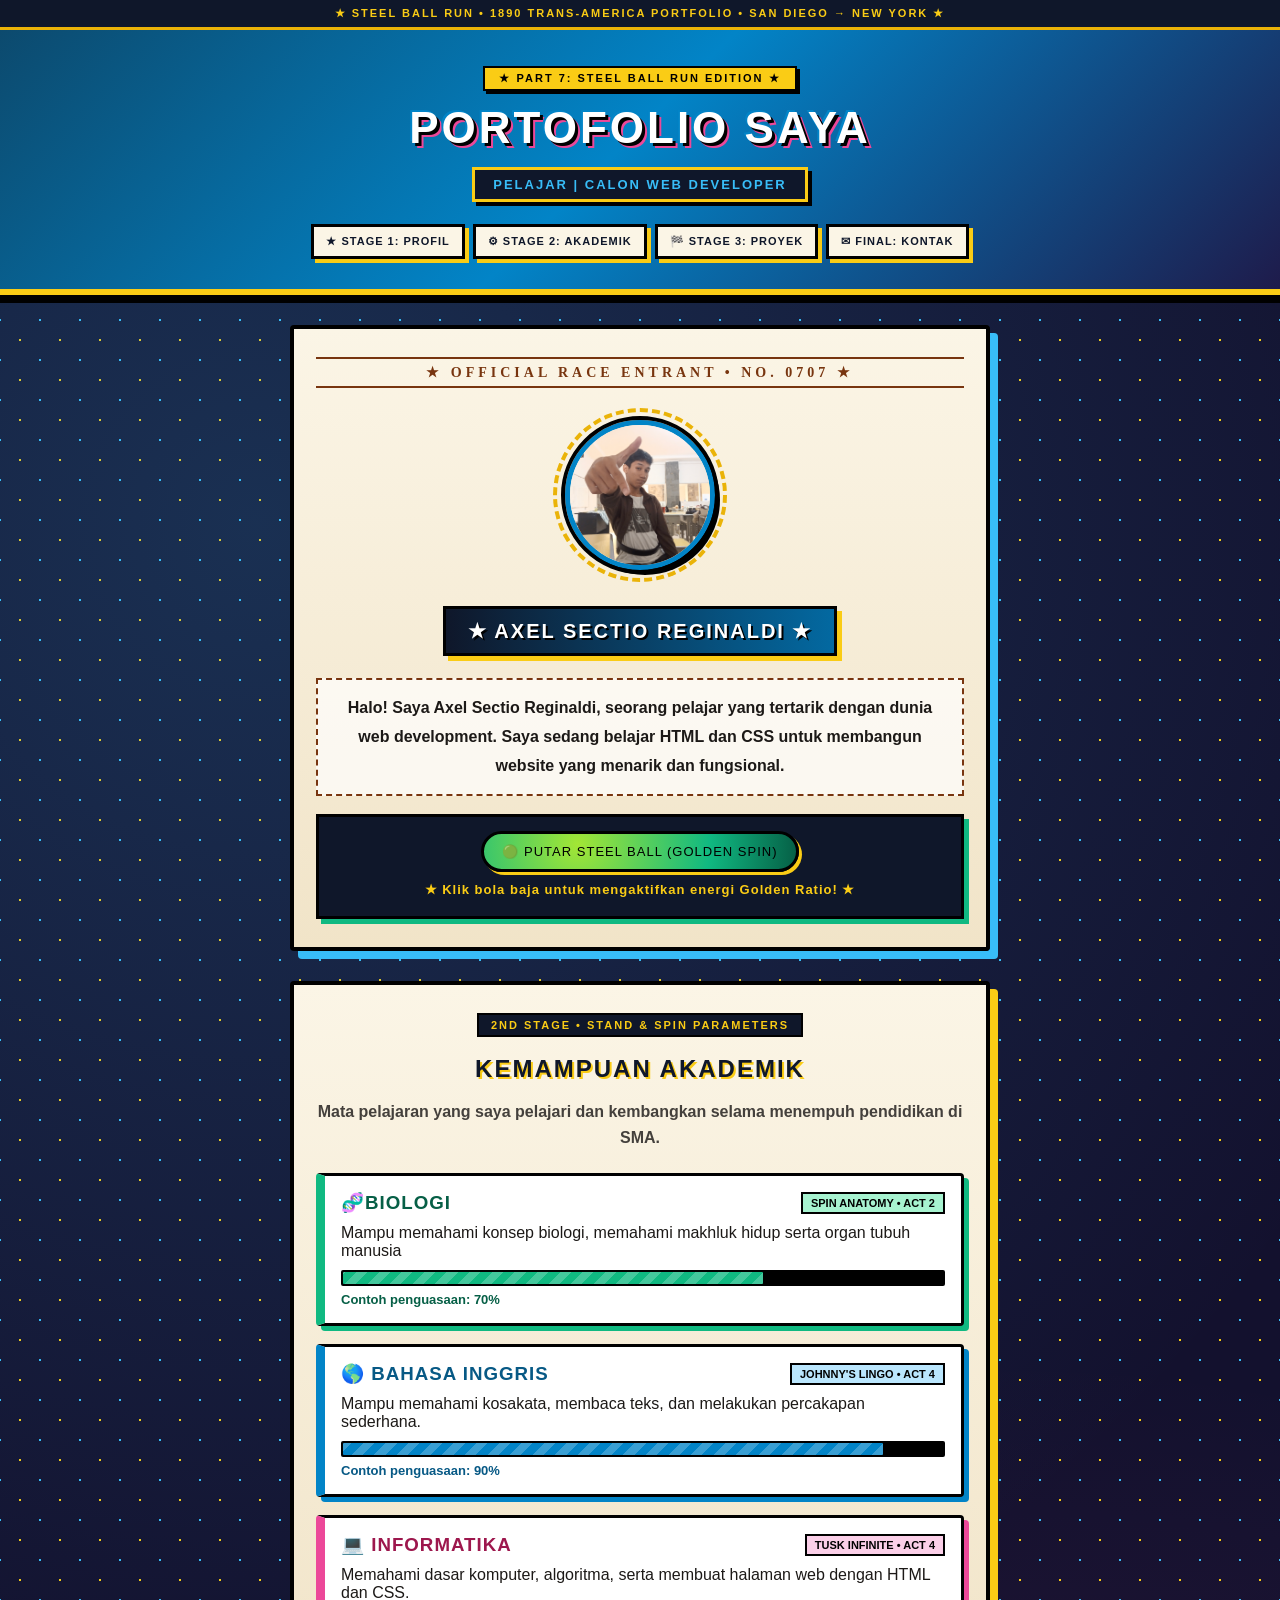
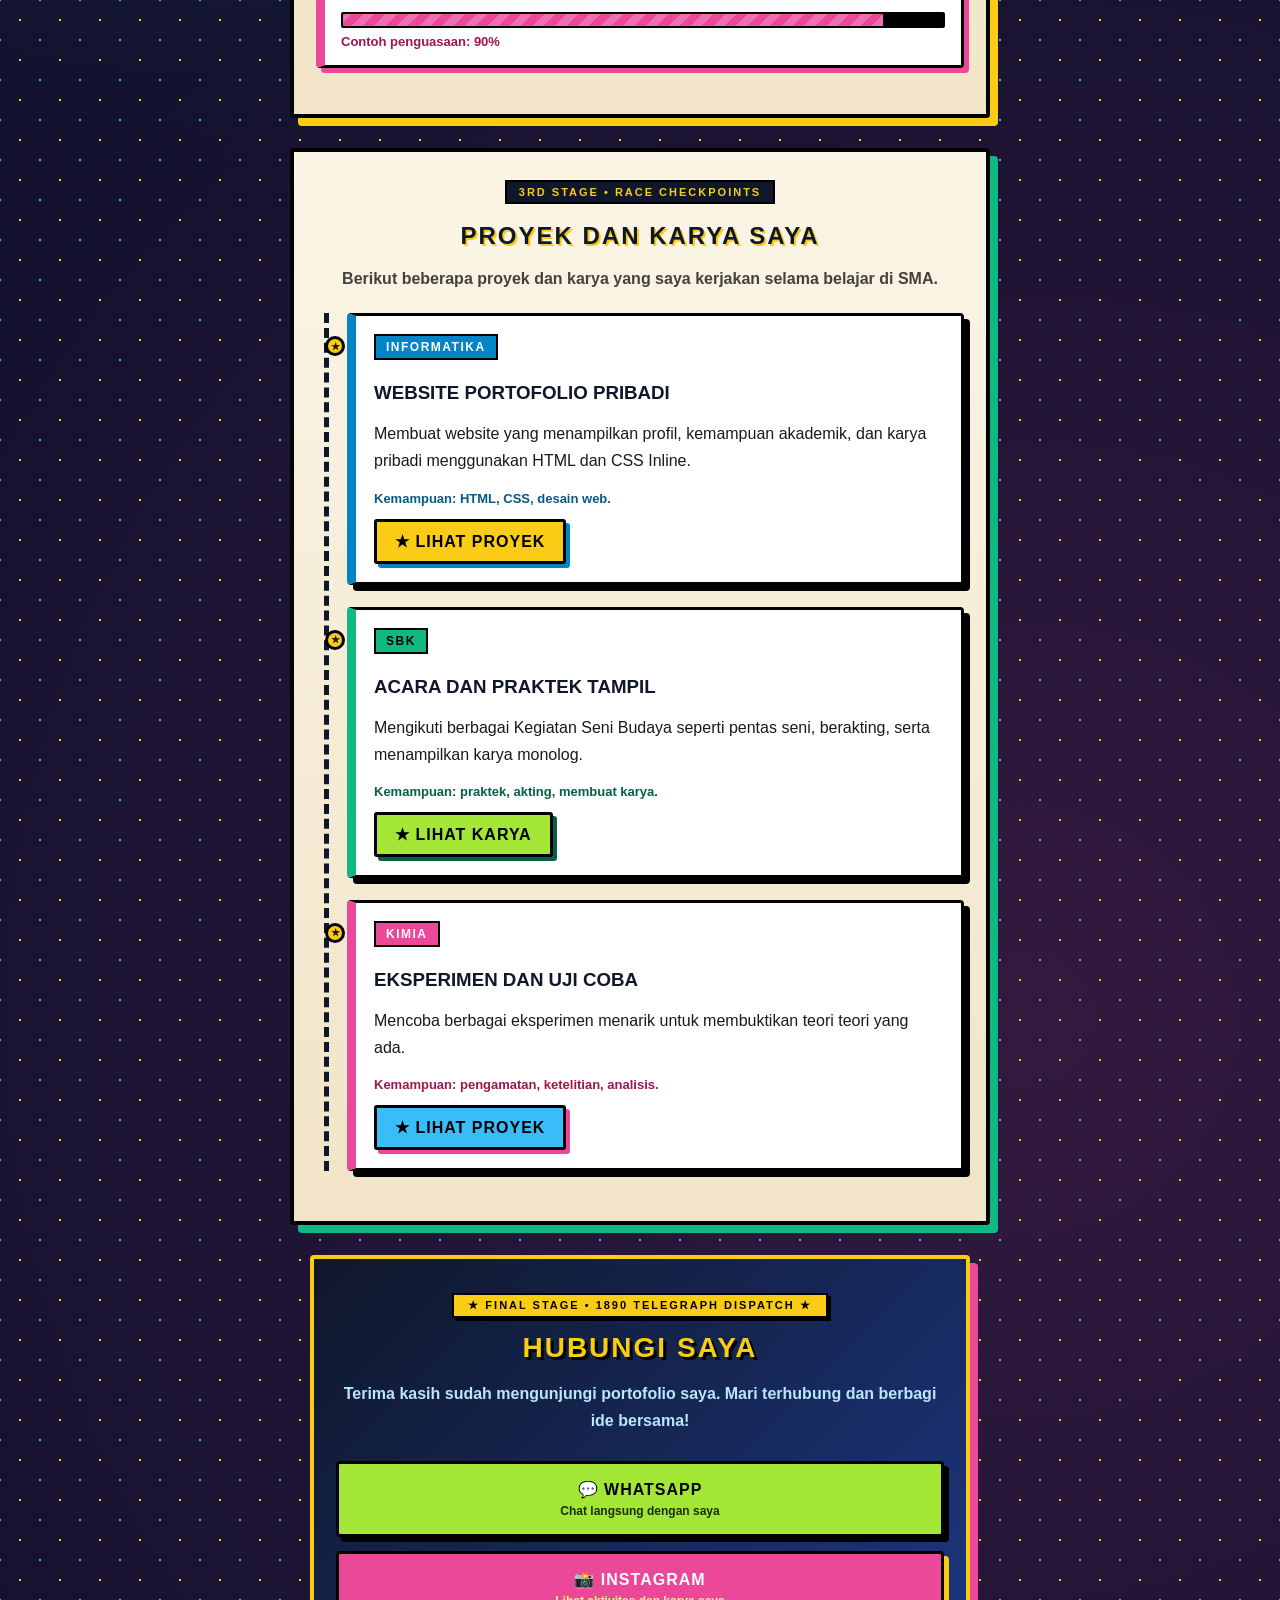
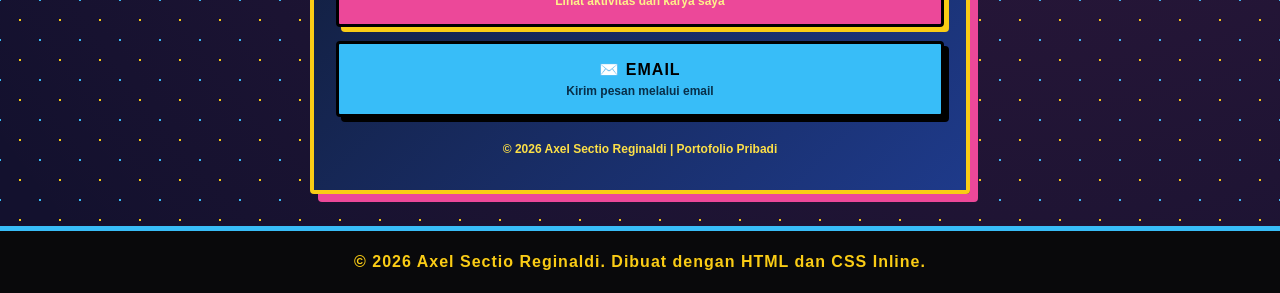
<file: index.html>
<!DOCTYPE html>
<html lang="id">
<head>
    <meta charset="UTF-8">
    <meta name="viewport" content="width=device-width, initial-scale=1.0">
    <title>Portofolio Pribadi</title>
    <style>
        /* =========================================================
           JOJO PART 7: STEEL BALL RUN (SBR) - 1890 RACE EDITION
           ========================================================= */
        :root {
            --sbr-sky: #0284c7;
            --sbr-sky-light: #38bdf8;
            --sbr-navy: #0f172a;
            --sbr-gold: #eab308;
            --sbr-gold-bright: #facc15;
            --sbr-emerald: #10b981;
            --sbr-lime: #84cc16;
            --sbr-tusk: #ec4899;
            --sbr-parchment: #fbf5e6;
            --sbr-parchment-dark: #f1e4c8;
            --sbr-ink: #1c1917;
        }

        * {
            box-sizing: border-box;
        }

        html {
            scroll-behavior: smooth;
        }

        body {
            margin: 0;
            font-family: Arial, Helvetica, sans-serif;
            color: var(--sbr-ink);
            /* Latar belakang langit senja gurun Amerika 1890 + pola bintang SBR */
            background-color: #17153b;
            background-image:
                radial-gradient(circle at 20% 15%, rgba(56, 189, 248, 0.18) 0%, transparent 40%),
                radial-gradient(circle at 80% 75%, rgba(236, 72, 153, 0.15) 0%, transparent 45%),
                radial-gradient(#facc15 1px, transparent 1px),
                radial-gradient(#38bdf8 1px, #13112e 1px);
            background-size: 100% 100%, 100% 100%, 40px 40px, 40px 40px;
            background-position: 0 0, 0 0, 0 0, 20px 20px;
            overflow-x: hidden;
        }

        /* TICKER BALAPAN SBR DI PALING ATAS */
        .sbr-ticker {
            background-color: var(--sbr-navy);
            color: var(--sbr-gold-bright);
            border-bottom: 3px solid var(--sbr-gold);
            padding: 7px 12px;
            font-size: 11px;
            font-weight: 900;
            letter-spacing: 2px;
            text-align: center;
            text-transform: uppercase;
        }

        /* HEADER UTAMA ALA POSTER STEEL BALL RUN */
        .sbr-header {
            background: linear-gradient(135deg, #0c4a6e 0%, #0284c7 48%, #1e1b4b 100%);
            color: #ffffff;
            text-align: center;
            padding: 36px 20px 30px;
            border-bottom: 6px solid var(--sbr-gold-bright);
            box-shadow: 0 8px 0px #000000;
            position: relative;
        }

        .sbr-badge-top {
            display: inline-block;
            background-color: var(--sbr-gold-bright);
            color: #000000;
            font-size: 11px;
            font-weight: 900;
            letter-spacing: 2px;
            padding: 4px 14px;
            border: 2px solid #000000;
            box-shadow: 3px 3px 0px #000000;
            margin-bottom: 12px;
            text-transform: uppercase;
        }

        .sbr-header h1 {
            margin: 0;
            font-family: 'Arial Black', Impact, sans-serif;
            font-size: clamp(30px, 6vw, 44px);
            letter-spacing: 3px;
            text-transform: uppercase;
            color: #ffffff;
            text-shadow:
                3px 3px 0px #000000,
                -2px -2px 0px var(--sbr-sky),
                5px 5px 0px var(--sbr-tusk);
        }

        .sbr-subtitle {
            margin: 14px auto 0;
            display: inline-block;
            background-color: var(--sbr-navy);
            color: var(--sbr-sky-light);
            padding: 7px 18px;
            border: 3px solid var(--sbr-gold-bright);
            font-weight: 900;
            letter-spacing: 2px;
            text-transform: uppercase;
            font-size: 13px;
            box-shadow: 4px 4px 0px #000000;
        }

        /* NAVIGASI STAGE BALAPAN */
        .stage-nav {
            display: flex;
            flex-wrap: wrap;
            justify-content: center;
            gap: 8px;
            max-width: 720px;
            margin: 22px auto 0;
            padding: 0 12px;
        }

        .stage-nav a {
            background-color: var(--sbr-parchment);
            color: var(--sbr-navy);
            text-decoration: none;
            font-size: 11px;
            font-weight: 900;
            letter-spacing: 1px;
            padding: 8px 12px;
            border: 3px solid #000000;
            box-shadow: 4px 4px 0px var(--sbr-gold-bright);
            text-transform: uppercase;
            transition: transform 0.15s ease, background-color 0.15s ease;
        }

        .stage-nav a:hover, .stage-nav a:active {
            background-color: var(--sbr-gold-bright);
            transform: translate(-2px, -2px);
        }

        /* PANEL KERTAS PARCHMENT WESTERN (WANTED POSTER STYLE) */
        .sbr-panel {
            background: linear-gradient(180deg, var(--sbr-parchment) 0%, var(--sbr-parchment-dark) 100%);
            padding: 28px 22px;
            margin: 30px auto;
            width: 92%;
            max-width: 700px;
            border: 4px solid #000000;
            border-radius: 4px;
            position: relative;
        }

        .shadow-sky { box-shadow: 8px 8px 0px var(--sbr-sky-light); }
        .shadow-gold { box-shadow: 8px 8px 0px var(--sbr-gold-bright); }
        .shadow-emerald { box-shadow: 8px 8px 0px var(--sbr-emerald); }

        .stage-tag {
            display: inline-block;
            background-color: var(--sbr-navy);
            color: var(--sbr-gold-bright);
            font-size: 11px;
            font-weight: 900;
            letter-spacing: 2px;
            padding: 4px 12px;
            border: 2px solid #000000;
            margin-bottom: 12px;
            text-transform: uppercase;
        }

        /* BAGIAN PROFIL - WANTED & ENTRANT POSTER */
        .profile-panel {
            text-align: center;
        }

        .wanted-header {
            font-family: Georgia, 'Times New Roman', serif;
            font-weight: 900;
            font-size: 14px;
            letter-spacing: 4px;
            color: #78350f;
            border-top: 2px solid #78350f;
            border-bottom: 2px solid #78350f;
            padding: 5px 0;
            margin-bottom: 20px;
            text-transform: uppercase;
        }

        .avatar-wrapper {
            position: relative;
            width: 174px;
            height: 174px;
            margin: 0 auto 14px;
            display: flex;
            align-items: center;
            justify-content: center;
        }

        /* Cincin Golden Ratio berputar di sekitar foto */
        .golden-ring {
            position: absolute;
            inset: 0;
            border-radius: 50%;
            border: 4px dashed var(--sbr-gold);
            animation: slowSpin 14s linear infinite;
        }

        .golden-ring.hyper-spin {
            border: 5px dashed var(--sbr-emerald);
            animation: hyperSpin 0.6s linear infinite;
        }

        @keyframes slowSpin {
            from { transform: rotate(0deg); }
            to { transform: rotate(360deg); }
        }

        @keyframes hyperSpin {
            from { transform: rotate(0deg) scale(1.06); }
            to { transform: rotate(360deg) scale(1.06); }
        }

        .profile-img {
            width: 150px;
            height: 150px;
            border-radius: 50%;
            border: 5px solid var(--sbr-sky);
            outline: 4px solid #000000;
            box-shadow: 5px 5px 0px #000000;
            object-fit: cover;
            position: relative;
            z-index: 2;
            background-color: #cbd5e1;
        }

        .profile-name {
            color: #ffffff;
            background: linear-gradient(90deg, var(--sbr-navy), #0369a1);
            display: inline-block;
            padding: 10px 22px;
            border: 3px solid #000000;
            box-shadow: 5px 5px 0px var(--sbr-gold-bright);
            font-family: 'Arial Black', Impact, sans-serif;
            font-size: 20px;
            letter-spacing: 2px;
            text-transform: uppercase;
            text-shadow: 2px 2px 0px #000000;
            margin: 10px 0;
        }

        .profile-bio {
            line-height: 1.8;
            color: #1c1917;
            font-weight: bold;
            background-color: rgba(255, 255, 255, 0.7);
            padding: 14px;
            border: 2px dashed #78350f;
            margin-top: 12px;
        }

        /* GIMMICK INTERAKTIF: STEEL BALL SPIN GENERATOR */
        .spin-box {
            margin-top: 18px;
            padding: 14px;
            background-color: var(--sbr-navy);
            border: 3px solid #000000;
            box-shadow: 5px 5px 0px var(--sbr-emerald);
            color: #ffffff;
        }

        .spin-btn {
            background: radial-gradient(circle at 30% 30%, #a3e635, #10b981 60%, #065f46 100%);
            color: #000000;
            font-family: 'Arial Black', Impact, sans-serif;
            font-size: 13px;
            letter-spacing: 1px;
            padding: 10px 18px;
            border: 3px solid #000000;
            border-radius: 30px;
            box-shadow: 3px 3px 0px var(--sbr-gold-bright);
            cursor: pointer;
            text-transform: uppercase;
            transition: transform 0.1s ease;
        }

        .spin-btn:active {
            transform: translate(2px, 2px);
            box-shadow: 1px 1px 0px var(--sbr-gold-bright);
        }

        .spin-output {
            margin-top: 10px;
            font-size: 13px;
            font-weight: 900;
            color: var(--sbr-gold-bright);
            letter-spacing: 1px;
            min-height: 20px;
        }

        /* JUDUL SECTION */
        .section-title {
            color: var(--sbr-navy);
            text-align: center;
            margin: 6px 0 8px;
            font-family: 'Arial Black', Impact, sans-serif;
            font-size: 24px;
            text-transform: uppercase;
            letter-spacing: 2px;
            text-shadow: 2px 2px 0px var(--sbr-gold-bright);
        }

        .section-desc {
            text-align: center;
            color: #44403c;
            font-weight: bold;
            line-height: 1.6;
            margin-bottom: 22px;
        }

        /* KARTU KEMAMPUAN AKADEMIK (STAND PARAMETERS) */
        .skill-card {
            background-color: #ffffff;
            padding: 16px;
            margin: 18px 0;
            border: 3px solid #000000;
            border-radius: 4px;
            cursor: pointer;
            transition: transform 0.15s ease;
        }

        .skill-card:hover {
            transform: translate(-2px, -2px);
        }

        .skill-header {
            display: flex;
            justify-content: space-between;
            align-items: center;
            gap: 10px;
            flex-wrap: wrap;
        }

        .skill-header h3 {
            margin: 0;
            font-family: 'Arial Black', Impact, sans-serif;
            text-transform: uppercase;
            letter-spacing: 1px;
        }

        .act-badge {
            font-size: 11px;
            font-weight: 900;
            padding: 3px 8px;
            border: 2px solid #000000;
            background-color: var(--sbr-gold-bright);
            color: #000000;
        }

        .bar-track {
            background-color: #000000;
            height: 16px;
            padding: 2px;
            border-radius: 2px;
            margin: 10px 0 6px;
        }

        .bar-fill {
            height: 100%;
            border-radius: 1px;
            background-image: repeating-linear-gradient(
                -45deg,
                rgba(255,255,255,0.22),
                rgba(255,255,255,0.22) 8px,
                transparent 8px,
                transparent 16px
            );
        }

        /* RUTE CHECKPOINT PROYEK (TRANS-AMERICA TRAIL) */
        .race-trail {
            border-left: 5px dashed var(--sbr-navy);
            padding-left: 18px;
            margin-left: 8px;
        }

        .checkpoint-card {
            background-color: #ffffff;
            padding: 18px;
            margin: 22px 0;
            border: 3px solid #000000;
            border-radius: 4px;
            box-shadow: 6px 6px 0px #000000;
            position: relative;
        }

        .checkpoint-dot {
            position: absolute;
            left: -31px;
            top: 20px;
            width: 20px;
            height: 20px;
            background-color: var(--sbr-gold-bright);
            border: 3px solid #000000;
            border-radius: 50%;
            font-size: 10px;
            font-weight: 900;
            display: flex;
            align-items: center;
            justify-content: center;
        }

        .subject-pill {
            display: inline-block;
            padding: 4px 10px;
            border: 2px solid #000000;
            font-size: 12px;
            font-weight: 900;
            letter-spacing: 1.5px;
            margin-top: 0;
            text-transform: uppercase;
        }

        .checkpoint-card h3 {
            margin: 10px 0 8px;
            color: var(--sbr-navy);
            font-family: 'Arial Black', Impact, sans-serif;
            text-transform: uppercase;
        }

        .sbr-btn {
            display: inline-block;
            padding: 10px 18px;
            border: 3px solid #000000;
            border-radius: 3px;
            text-decoration: none;
            font-weight: 900;
            text-transform: uppercase;
            letter-spacing: 1px;
            transition: transform 0.15s ease, box-shadow 0.15s ease;
        }

        .sbr-btn:hover {
            transform: translate(-2px, -2px);
        }

        .sbr-btn:active {
            transform: translate(2px, 2px);
        }

        /* TELEGRAPH / HUBUNGI SAYA */
        .telegraph-panel {
            background: linear-gradient(135deg, #0f172a 0%, #1e3a8a 100%);
            color: #ffffff;
            padding: 34px 22px;
            margin: 30px auto;
            width: 92%;
            max-width: 660px;
            border: 4px solid var(--sbr-gold-bright);
            border-radius: 4px;
            text-align: center;
            box-shadow: 8px 8px 0px var(--sbr-tusk);
        }

        .contact-btn {
            display: block;
            padding: 16px;
            margin: 14px 0;
            border: 3px solid #000000;
            border-radius: 4px;
            text-decoration: none;
            font-size: 16px;
            font-weight: 900;
            text-transform: uppercase;
            letter-spacing: 1px;
            transition: transform 0.15s ease;
        }

        .contact-btn:hover {
            transform: translate(-2px, -2px);
        }

        .contact-sub {
            display: block;
            font-size: 12px;
            font-weight: bold;
            text-transform: none;
            letter-spacing: 0;
            margin-top: 5px;
        }

        /* FOOTER */
        .sbr-footer {
            background-color: #09090b;
            color: var(--sbr-gold-bright);
            border-top: 5px solid var(--sbr-sky-light);
            text-align: center;
            padding: 22px 15px;
            margin-top: 32px;
            font-weight: bold;
            letter-spacing: 1px;
        }

        @media (max-width: 520px) {
            .race-trail {
                padding-left: 14px;
                margin-left: 4px;
            }
            .checkpoint-dot {
                left: -27px;
            }
        }
    </style>
</head>

<body>

    <!-- Ticker Balapan SBR -->
    <div class="sbr-ticker">
        ★ STEEL BALL RUN • 1890 TRANS-AMERICA PORTFOLIO • SAN DIEGO → NEW YORK ★
    </div>

    <!-- Bagian Header -->
    <header class="sbr-header">
        <div class="sbr-badge-top">★ PART 7: STEEL BALL RUN EDITION ★</div>
        <h1>Portofolio Saya</h1>
        <p class="sbr-subtitle">
            Pelajar | Calon Web Developer
        </p>

        <!-- Navigasi Cepat Antar Stage -->
        <nav class="stage-nav" aria-label="Navigasi Stage">
            <a href="#stage-profil">★ Stage 1: Profil</a>
            <a href="#stage-akademik">⚙ Stage 2: Akademik</a>
            <a href="#stage-proyek">🏁 Stage 3: Proyek</a>
            <a href="#stage-kontak">✉ Final: Kontak</a>
        </nav>
    </header>

    <!-- Bagian Profil -->
    <section id="stage-profil" class="sbr-panel shadow-sky profile-panel">
        <div class="wanted-header">★ OFFICIAL RACE ENTRANT • NO. 0707 ★</div>

        <div class="avatar-wrapper">
            <div id="goldenRing" class="golden-ring"></div>
            <img
                src="images/IMG_20251211_100042.jpg"
                alt="Foto profil"
                class="profile-img"
            >
        </div>

        <h2 class="profile-name">
            ★ AXEL SECTIO REGINALDI ★
        </h2>

        <p class="profile-bio">
            Halo! Saya Axel Sectio Reginaldi, seorang pelajar yang tertarik dengan dunia web development. Saya sedang belajar HTML dan CSS untuk membangun website yang menarik dan fungsional.
        </p>

        <!-- Gimmick Interaktif: Steel Ball Golden Spin -->
        <div class="spin-box">
            <button type="button" class="spin-btn" onclick="activateSpin()">
                🟢 Putar Steel Ball (Golden Spin)
            </button>
            <div id="spinText" class="spin-output">
                ★ Klik bola baja untuk mengaktifkan energi Golden Ratio! ★
            </div>
        </div>
    </section>

    <!-- Bagian Keahlian -->
    <!-- Bagian Kemampuan Akademik -->
    <section id="stage-akademik" class="sbr-panel shadow-gold">
        <div style="text-align: center;">
            <span class="stage-tag">2ND STAGE • STAND & SPIN PARAMETERS</span>
        </div>

        <h2 class="section-title">
            Kemampuan Akademik
        </h2>

        <p class="section-desc">
            Mata pelajaran yang saya pelajari dan
            kembangkan selama menempuh pendidikan di SMA.
        </p>

        <!-- Biologi -->
        <div class="skill-card" style="border-left: 9px solid #10b981; box-shadow: 5px 5px 0px #10b981;" onclick="this.style.backgroundColor = this.style.backgroundColor === 'rgb(236, 253, 245)' ? '#ffffff' : '#ecfdf5'">
            <div class="skill-header">
                <h3 style="color: #065f46;">
                    🧬Biologi
                </h3>
                <span class="act-badge" style="background-color: #a7f3d0;">SPIN ANATOMY • ACT 2</span>
            </div>
            <p style="color: #1c1917; margin: 10px 0;">
                Mampu memahami konsep biologi,
                memahami makhluk hidup serta organ tubuh manusia
            </p>
            <div class="bar-track">
                <div class="bar-fill" style="background-color: #10b981; width: 70%;"></div>
            </div>
            <p style="font-size: 13px; font-weight: bold; color: #065f46; margin: 0;">
                Contoh penguasaan: 70%
            </p>
        </div>

        <!-- Bahasa Inggris -->
        <div class="skill-card" style="border-left: 9px solid #0284c7; box-shadow: 5px 5px 0px #0284c7;" onclick="this.style.backgroundColor = this.style.backgroundColor === 'rgb(240, 249, 255)' ? '#ffffff' : '#f0f9ff'">
            <div class="skill-header">
                <h3 style="color: #075985;">
                    🌎 Bahasa Inggris
                </h3>
                <span class="act-badge" style="background-color: #bae6fd;">JOHNNY'S LINGO • ACT 4</span>
            </div>
            <p style="color: #1c1917; margin: 10px 0;">
                Mampu memahami kosakata, membaca teks,
                dan melakukan percakapan sederhana.
            </p>
            <div class="bar-track">
                <div class="bar-fill" style="background-color: #0284c7; width: 90%;"></div>
            </div>
            <p style="font-size: 13px; font-weight: bold; color: #075985; margin: 0;">
                Contoh penguasaan: 90%
            </p>
        </div>

        <!-- Informatika -->
        <div class="skill-card" style="border-left: 9px solid #ec4899; box-shadow: 5px 5px 0px #ec4899;" onclick="this.style.backgroundColor = this.style.backgroundColor === 'rgb(253, 242, 248)' ? '#ffffff' : '#fdf2f8'">
            <div class="skill-header">
                <h3 style="color: #9d174d;">
                    💻 Informatika
                </h3>
                <span class="act-badge" style="background-color: #fbcfe8;">TUSK INFINITE • ACT 4</span>
            </div>
            <p style="color: #1c1917; margin: 10px 0;">
                Memahami dasar komputer, algoritma,
                serta membuat halaman web dengan HTML dan CSS.
            </p>
            <div class="bar-track">
                <div class="bar-fill" style="background-color: #ec4899; width: 90%;"></div>
            </div>
            <p style="font-size: 13px; font-weight: bold; color: #9d174d; margin: 0;">
                Contoh penguasaan: 90%
            </p>
        </div>
    </section>

    <!-- Bagian Proyek -->
    <!-- Bagian Proyek dan Karya Saya -->
    <section id="stage-proyek" class="sbr-panel shadow-emerald">
        <div style="text-align: center;">
            <span class="stage-tag">3RD STAGE • RACE CHECKPOINTS</span>
        </div>

        <h2 class="section-title">
            Proyek dan Karya Saya
        </h2>

        <p class="section-desc">
            Berikut beberapa proyek dan karya yang saya
            kerjakan selama belajar di SMA.
        </p>

        <!-- Jalur Rute Balapan SBR -->
        <div class="race-trail">

            <!-- Proyek 1 -->
            <div class="checkpoint-card" style="border-left: 9px solid #0284c7;">
                <div class="checkpoint-dot">★</div>
                <p class="subject-pill" style="background-color: #0284c7; color: #ffffff;">
                    INFORMATIKA
                </p>

                <h3>Website Portofolio Pribadi</h3>

                <p style="line-height: 1.7; color: #1c1917;">
                    Membuat website yang menampilkan profil,
                    kemampuan akademik, dan karya pribadi
                    menggunakan HTML dan CSS Inline.
                </p>

                <p style="font-size: 13px; font-weight: bold; color: #075985;">
                    Kemampuan: HTML, CSS, desain web.
                </p>

                <a href="informatika.html"
                   class="sbr-btn"
                   style="
                       background-color: #facc15;
                       color: #000000;
                       box-shadow: 4px 4px 0px #0284c7;
                   ">
                    ★ Lihat Proyek
                </a>
            </div>

            <!-- Proyek 2 -->
            <div class="checkpoint-card" style="border-left: 9px solid #10b981;">
                <div class="checkpoint-dot">★</div>
                <p class="subject-pill" style="background-color: #10b981; color: #000000;">
                    SBK
                </p>

                <h3>Acara dan Praktek tampil</h3>

                <p style="line-height: 1.7; color: #1c1917;">
                    Mengikuti berbagai Kegiatan Seni Budaya seperti pentas seni, berakting,
                  serta menampilkan karya monolog.
                </p>

                <p style="font-size: 13px; font-weight: bold; color: #065f46;">
                    Kemampuan: praktek, akting, membuat karya.
                </p>

                <a href="sbk.html"
                   class="sbr-btn"
                   style="
                       background-color: #a3e635;
                       color: #000000;
                       box-shadow: 4px 4px 0px #065f46;
                   ">
                    ★ Lihat Karya
                </a>
            </div>

            <!-- Proyek 3 -->
            <div class="checkpoint-card" style="border-left: 9px solid #ec4899;">
                <div class="checkpoint-dot">★</div>
                <p class="subject-pill" style="background-color: #ec4899; color: #ffffff;">
                    KIMIA
                </p>

                <h3>Eksperimen dan uji coba</h3>

                <p style="line-height: 1.7; color: #1c1917;">
                    Mencoba berbagai eksperimen menarik untuk membuktikan teori teori
                  yang ada.
                </p>

                <p style="font-size: 13px; font-weight: bold; color: #9d174d;">
                    Kemampuan: pengamatan, ketelitian, analisis.
                </p>

                <a href="kimia.html"
                   class="sbr-btn"
                   style="
                       background-color: #38bdf8;
                       color: #000000;
                       box-shadow: 4px 4px 0px #ec4899;
                   ">
                    ★ Lihat Proyek
                </a>
            </div>

        </div>
    </section>

    <!-- Bagian Kontak -->
    <!-- Bagian Hubungi Saya -->
    <section id="stage-kontak" class="telegraph-panel">
        <div class="sbr-badge-top" style="margin-bottom: 14px;">
            ★ FINAL STAGE • 1890 TELEGRAPH DISPATCH ★
        </div>

        <h2 style="
            font-size: 28px;
            margin-top: 0;
            margin-bottom: 10px;
            color: #facc15;
            font-family: 'Arial Black', Impact, sans-serif;
            text-transform: uppercase;
            letter-spacing: 2px;
            text-shadow: 3px 3px 0px #000000;
        ">
            Hubungi Saya
        </h2>

        <p style="
            color: #bae6fd;
            line-height: 1.7;
            margin-bottom: 26px;
            font-weight: bold;
        ">
            Terima kasih sudah mengunjungi portofolio saya.
            Mari terhubung dan berbagi ide bersama!
        </p>

        <!-- Tombol WhatsApp -->
        <a
            href="https://wa.me/6287877704869"
            target="_blank"
            rel="noopener noreferrer"
            class="contact-btn"
            style="
                background-color: #a3e635;
                color: #000000;
                box-shadow: 5px 5px 0px #000000;
            "
        >
            💬 WhatsApp
            <span class="contact-sub" style="color: #1a2e05;">
                Chat langsung dengan saya
            </span>
        </a>

        <!-- Tombol Instagram -->
        <a
            href="https://www.instagram.com/callme_axell/"
            target="_blank"
            rel="noopener noreferrer"
            class="contact-btn"
            style="
                background-color: #ec4899;
                color: #ffffff;
                box-shadow: 5px 5px 0px #facc15;
            "
        >
            📸 Instagram
            <span class="contact-sub" style="color: #fef08a;">
                Lihat aktivitas dan karya saya
            </span>
        </a>

        <!-- Tombol Email -->
        <a
            href="mailto:axel.reginaldi@gmail.com"
            class="contact-btn"
            style="
                background-color: #38bdf8;
                color: #000000;
                box-shadow: 5px 5px 0px #000000;
            "
        >
            ✉️ Email
            <span class="contact-sub" style="color: #082f49;">
                Kirim pesan melalui email
            </span>
        </a>

        <p style="
            color: #fde047;
            font-size: 12px;
            margin-top: 25px;
            margin-bottom: 0;
            font-weight: bold;
        ">
            © 2026 Axel Sectio Reginaldi | Portofolio Pribadi
        </p>
    </section>

    <!-- Bagian Footer -->
    <footer class="sbr-footer">
        <p style="margin: 0;">
            &copy; 2026 Axel Sectio Reginaldi. Dibuat dengan HTML dan CSS Inline.
        </p>
    </footer>

    <!-- Script Gimmick Interaktif SBR -->
    <script>
        const sbrQuotes = [
            "🟢 NYO-HO~! Lesson 1: Percaya pada Spin & kode yang bersih!",
            "⭐ CHUMIMI~IN! Tusk Act 4 menembus batas bug HTML!",
            "🐎 GO! GO! ZEPPELI! Menuju garis finis di New York!",
            "🌀 LESSON 5: Jalan pintas tercepat adalah jalan memutar (belajar terus)!",
            "✨ GOLDEN RATIO (1.618) TERCAPAI! Energi rotasi tak terbatas aktif!"
        ];
        let quoteIndex = 0;

        function activateSpin() {
            const ring = document.getElementById("goldenRing");
            const text = document.getElementById("spinText");

            ring.classList.add("hyper-spin");
            text.textContent = sbrQuotes[quoteIndex];
            quoteIndex = (quoteIndex + 1) % sbrQuotes.length;

            setTimeout(() => {
                ring.classList.remove("hyper-spin");
            }, 1400);
        }
    </script>

</body>
</html>
</file>
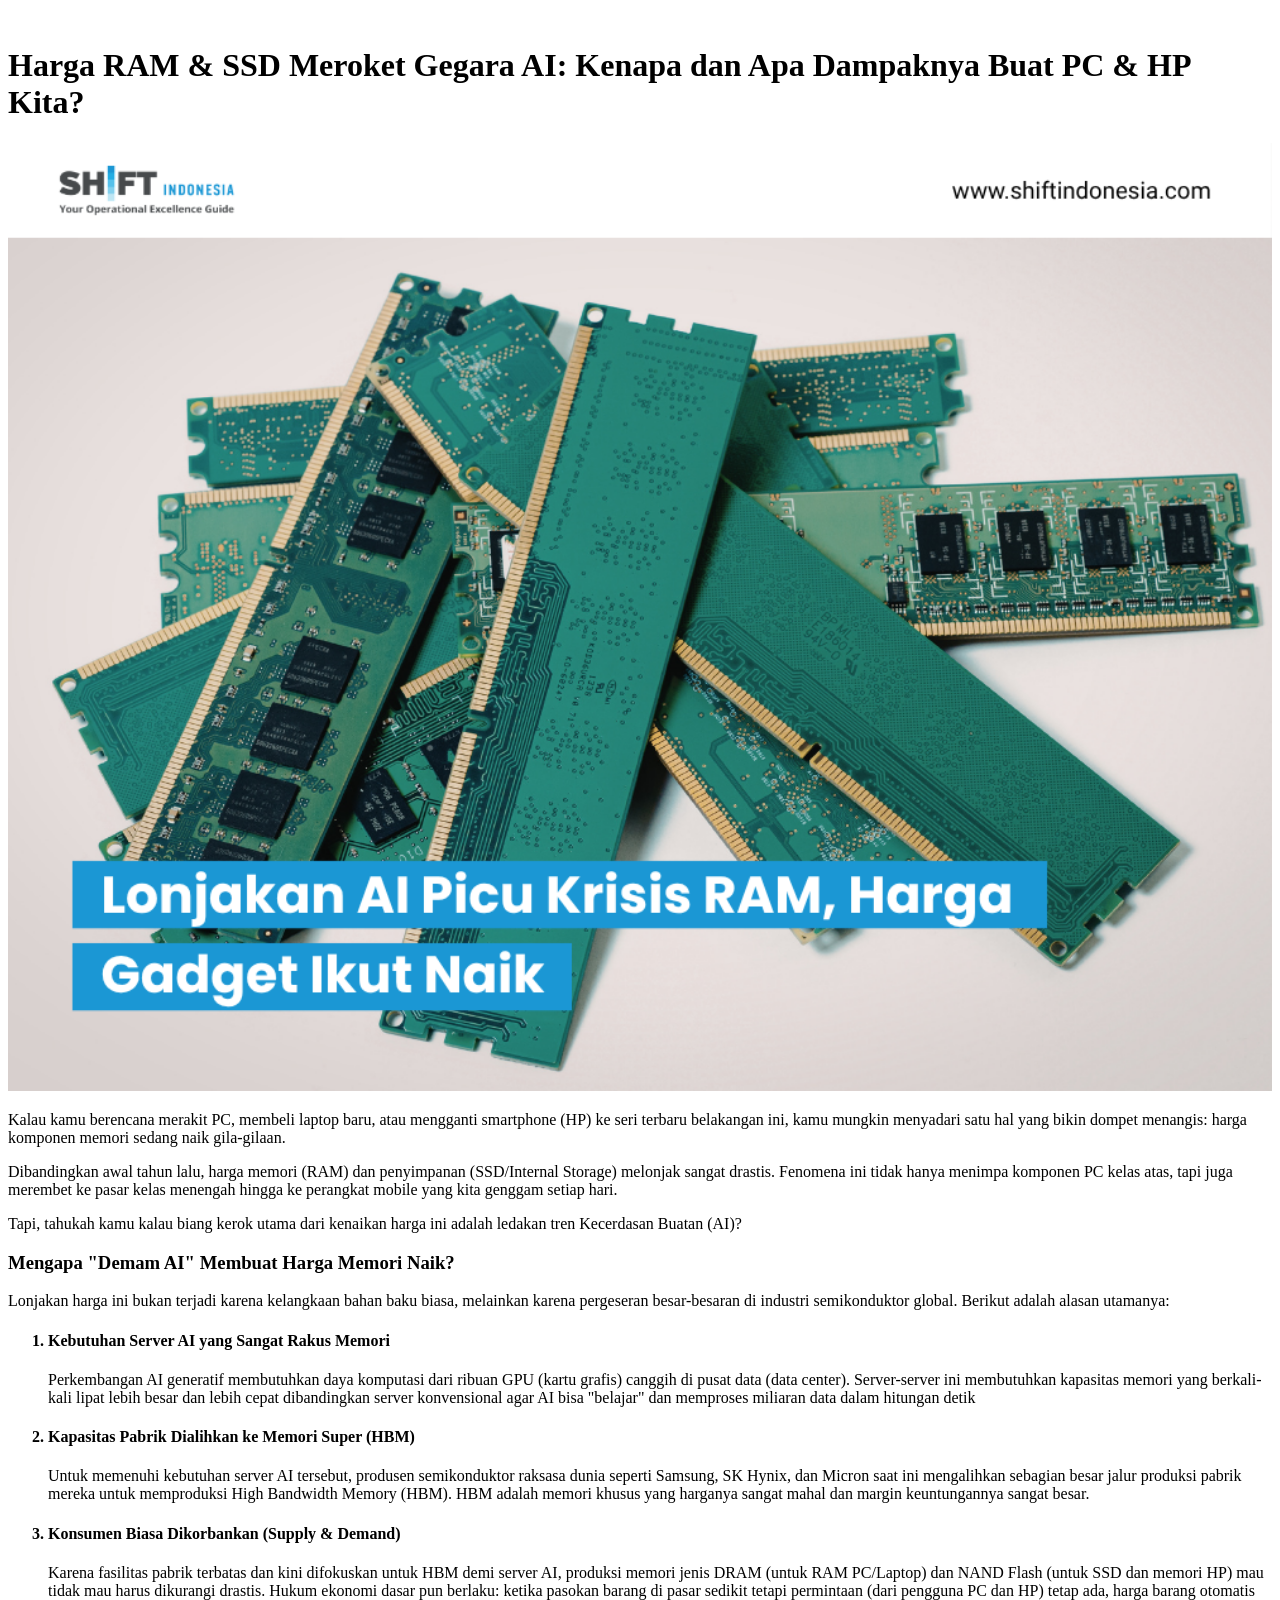
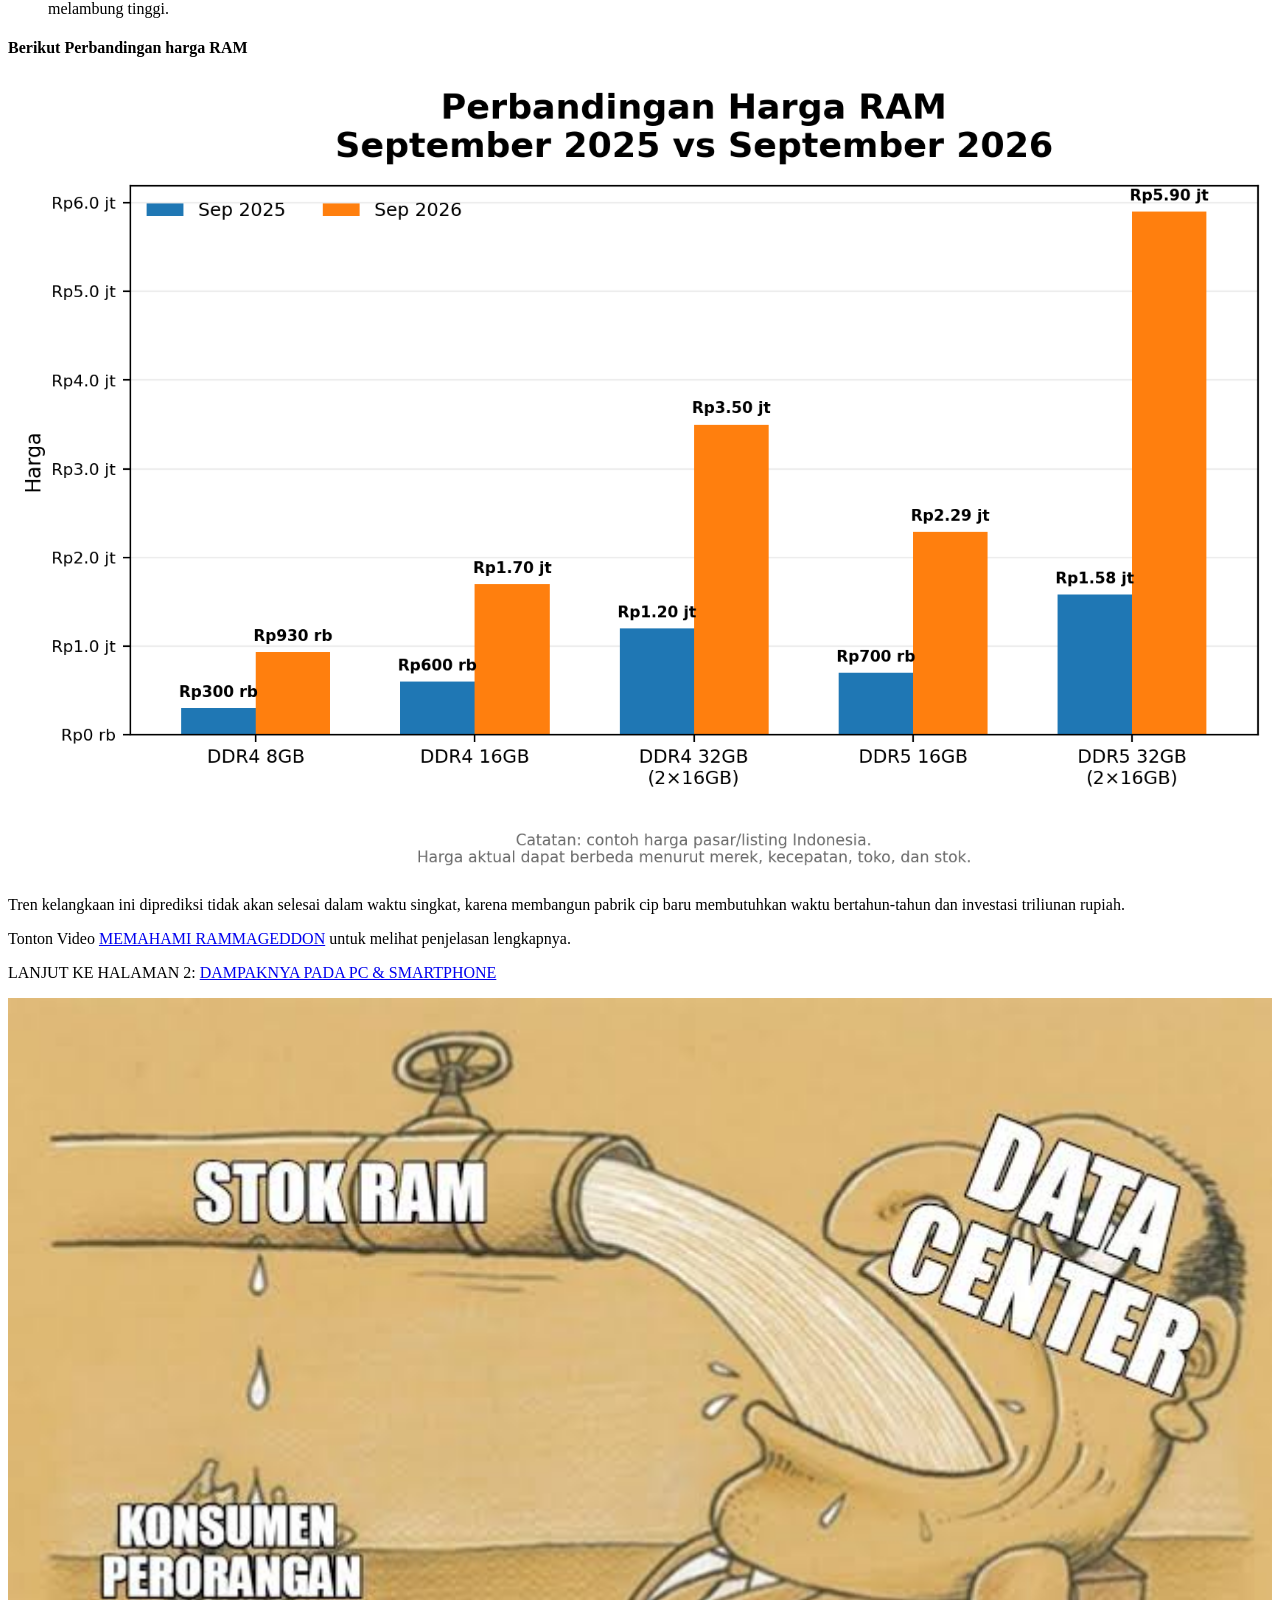
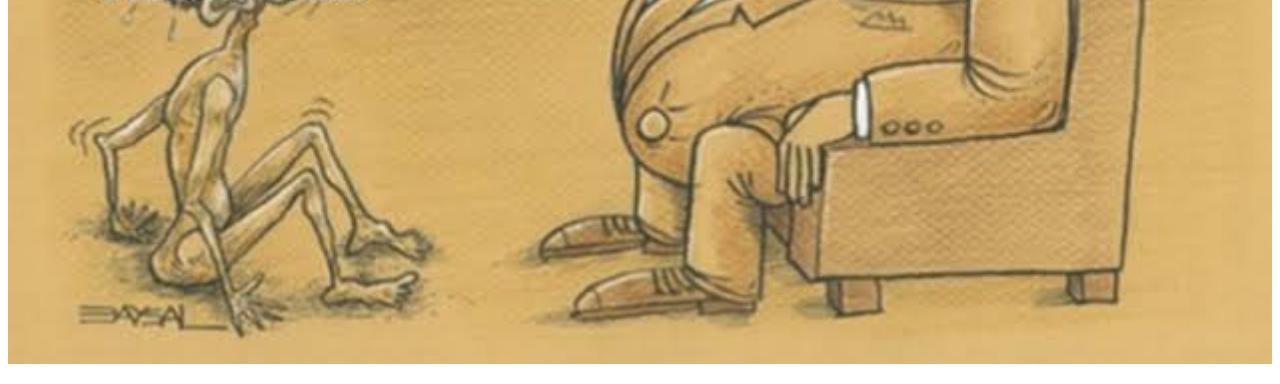
<file: exercise 2 (2).html>
<!DOCTYPE html>
<html>
<head>
    <title> Harga RAM & SSD Meroket Gegara AI </title>
</head>
<body>
    <br>
    <h1>Harga RAM & SSD Meroket Gegara AI: Kenapa dan Apa Dampaknya Buat PC & HP Kita?</h1>
    <img src ="images/24.-Lonjakan-AI-Picu-Krisis-RAM-Harga-Gadget-Ikut-Naik.png" width= 100% height= 50%>
    <br>
    <p>Kalau kamu berencana merakit PC, membeli laptop baru, atau mengganti smartphone (HP) ke seri terbaru belakangan ini, kamu mungkin menyadari satu hal yang bikin dompet menangis: harga komponen memori sedang naik gila-gilaan.</p>
    <p>Dibandingkan awal tahun lalu, harga memori (RAM) dan penyimpanan (SSD/Internal Storage) melonjak sangat drastis. Fenomena ini tidak hanya menimpa komponen PC kelas atas, tapi juga merembet ke pasar kelas menengah hingga ke perangkat mobile yang kita genggam setiap hari.</p>
      <p>Tapi, tahukah kamu kalau biang kerok utama dari kenaikan harga ini adalah ledakan tren Kecerdasan Buatan (AI)?</p>
    <h3>Mengapa "Demam AI" Membuat Harga Memori Naik?</h3>
    <p>Lonjakan harga ini bukan terjadi karena kelangkaan bahan baku biasa, melainkan karena pergeseran besar-besaran di industri semikonduktor global. Berikut adalah alasan utamanya:</p>
  <dl>
  <OL type="" </OL>
  <h4><dt><Li> Kebutuhan Server AI yang Sangat Rakus Memori </Li></dt></h4>
  <p>Perkembangan AI generatif membutuhkan daya komputasi dari ribuan GPU (kartu grafis) canggih di pusat data (data center). Server-server ini membutuhkan kapasitas memori yang berkali-kali lipat lebih besar dan lebih cepat dibandingkan server konvensional agar AI bisa "belajar" dan memproses miliaran data dalam hitungan detik</p>
  <h4><dt><Li> Kapasitas Pabrik Dialihkan ke Memori Super (HBM) </Li></dt></h4>
  <p>Untuk memenuhi kebutuhan server AI tersebut, produsen semikonduktor raksasa dunia seperti Samsung, SK Hynix, dan Micron saat ini mengalihkan sebagian besar jalur produksi pabrik mereka untuk memproduksi High Bandwidth Memory (HBM). HBM adalah memori khusus yang harganya sangat mahal dan margin keuntungannya sangat besar.</p>
  <h4><dt><Li> Konsumen Biasa Dikorbankan (Supply & Demand)</Li></dt></h4>
  <p>Karena fasilitas pabrik terbatas dan kini difokuskan untuk HBM demi server AI, produksi memori jenis DRAM (untuk RAM PC/Laptop) dan NAND Flash (untuk SSD dan memori HP) mau tidak mau harus dikurangi drastis. Hukum ekonomi dasar pun berlaku: ketika pasokan barang di pasar sedikit tetapi permintaan (dari pengguna PC dan HP) tetap ada, harga barang otomatis melambung tinggi.
</p>
</dl>
  <h4> Berikut Perbandingan harga RAM </h4>
  
  <img src ="images/perbandingan_harga_RAM_mobile_2025_vs_2026.png" style="width:100%; height:auto; display:block;"
     alt="Perbandingan Harga RAM September 2025 vs September 2026">
  <p>Tren kelangkaan ini diprediksi tidak akan selesai dalam waktu singkat, karena membangun pabrik cip baru membutuhkan waktu bertahun-tahun dan investasi triliunan rupiah.
</p>
  <p>Tonton Video <a href="https://youtu.be/35A-f-IGzqo?si=nSIkcrG3xBn9Noj">MEMAHAMI RAMMAGEDDON</a> untuk melihat penjelasan lengkapnya.</p>
  <p>LANJUT KE HALAMAN 2: <a href="exercise 3.html">DAMPAKNYA PADA PC & SMARTPHONE</a></p>
  <img src="images/images (4).jpeg" width=100% height=auto>
  <br>
    <p></p>
</body>
</html>
</file>
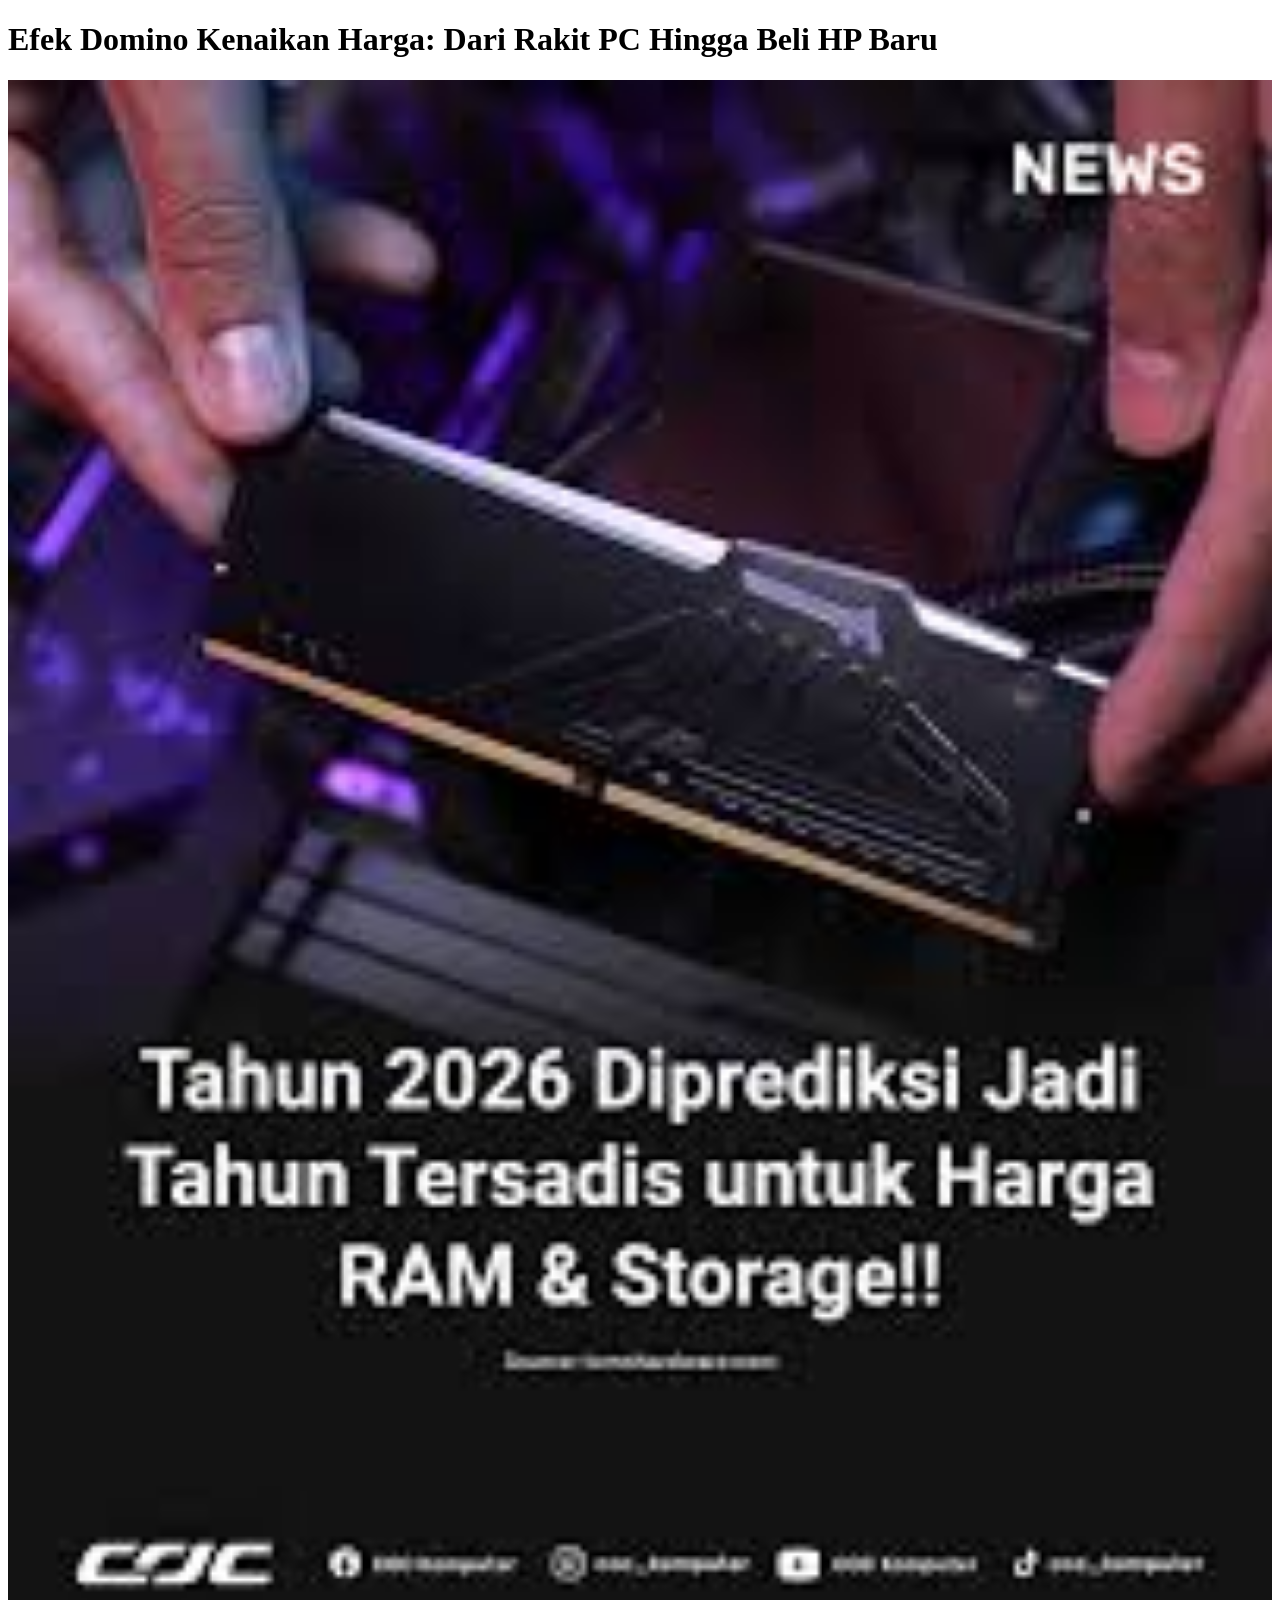
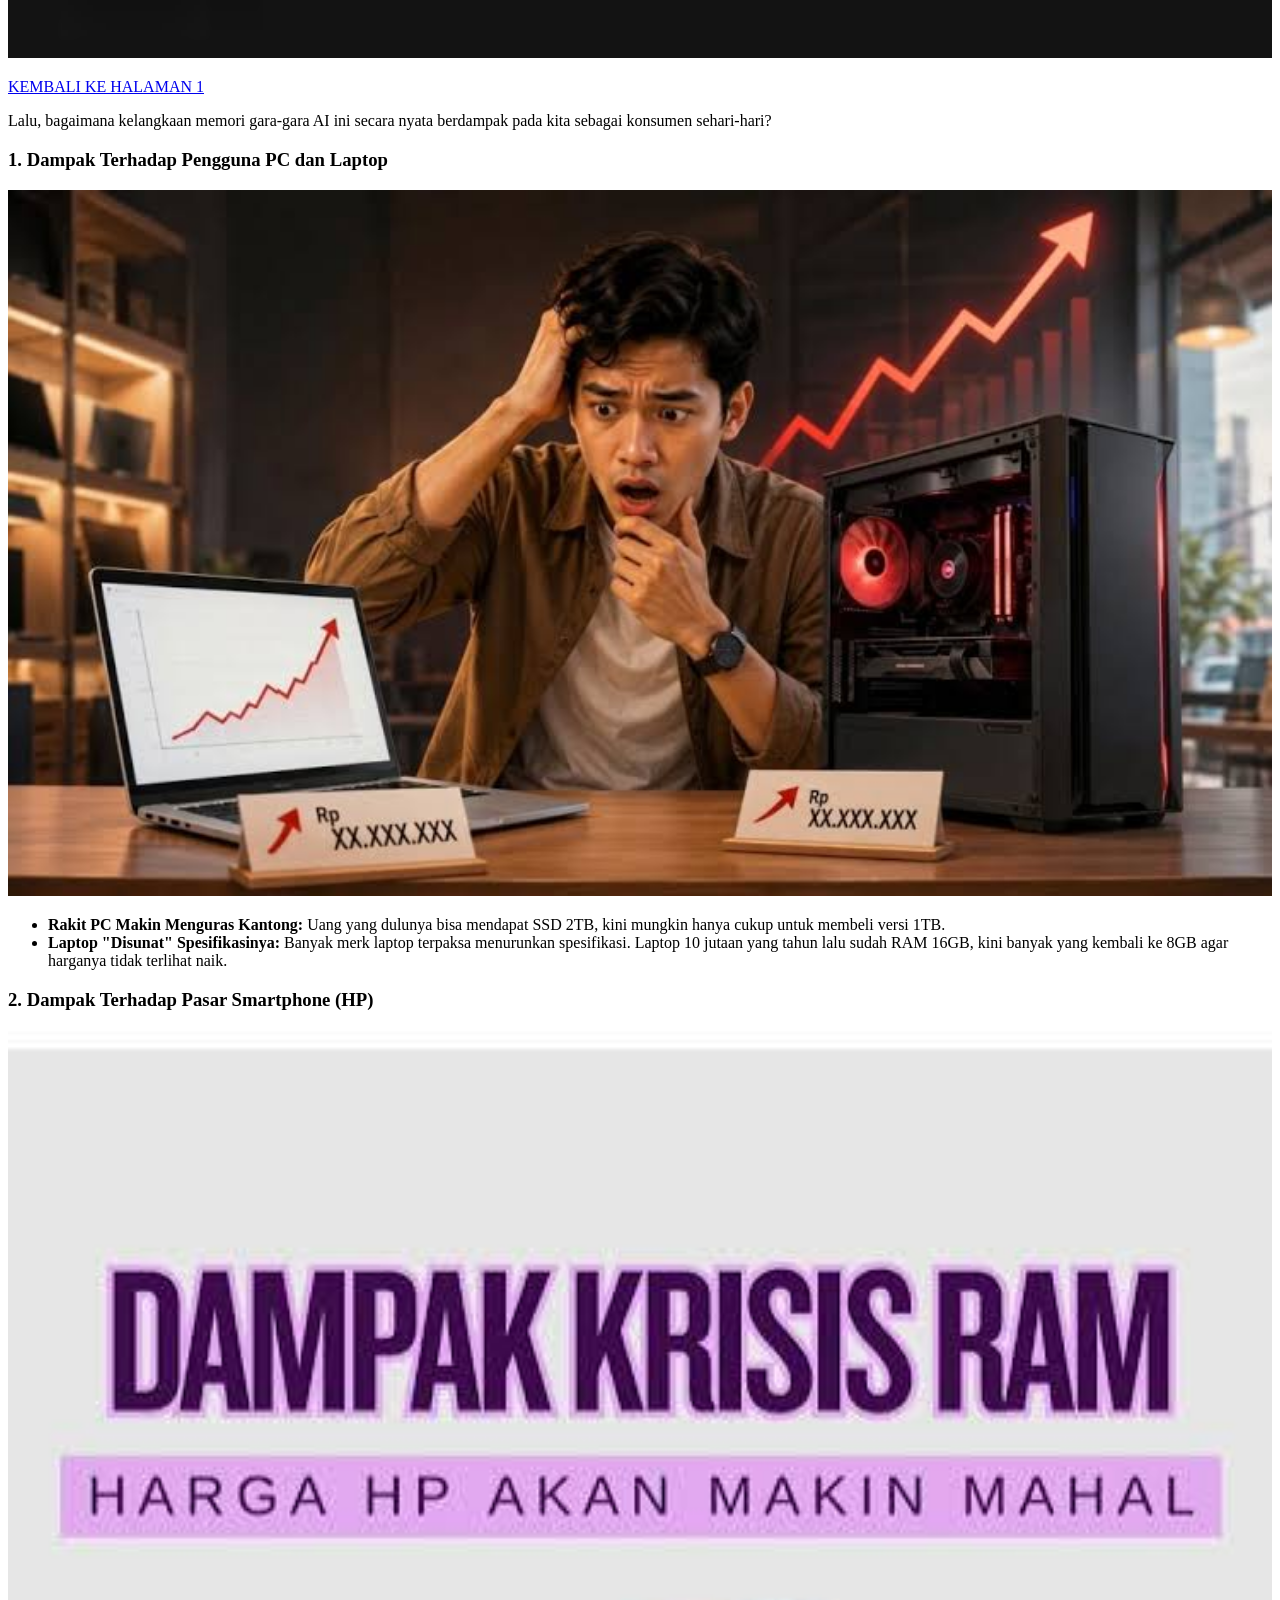
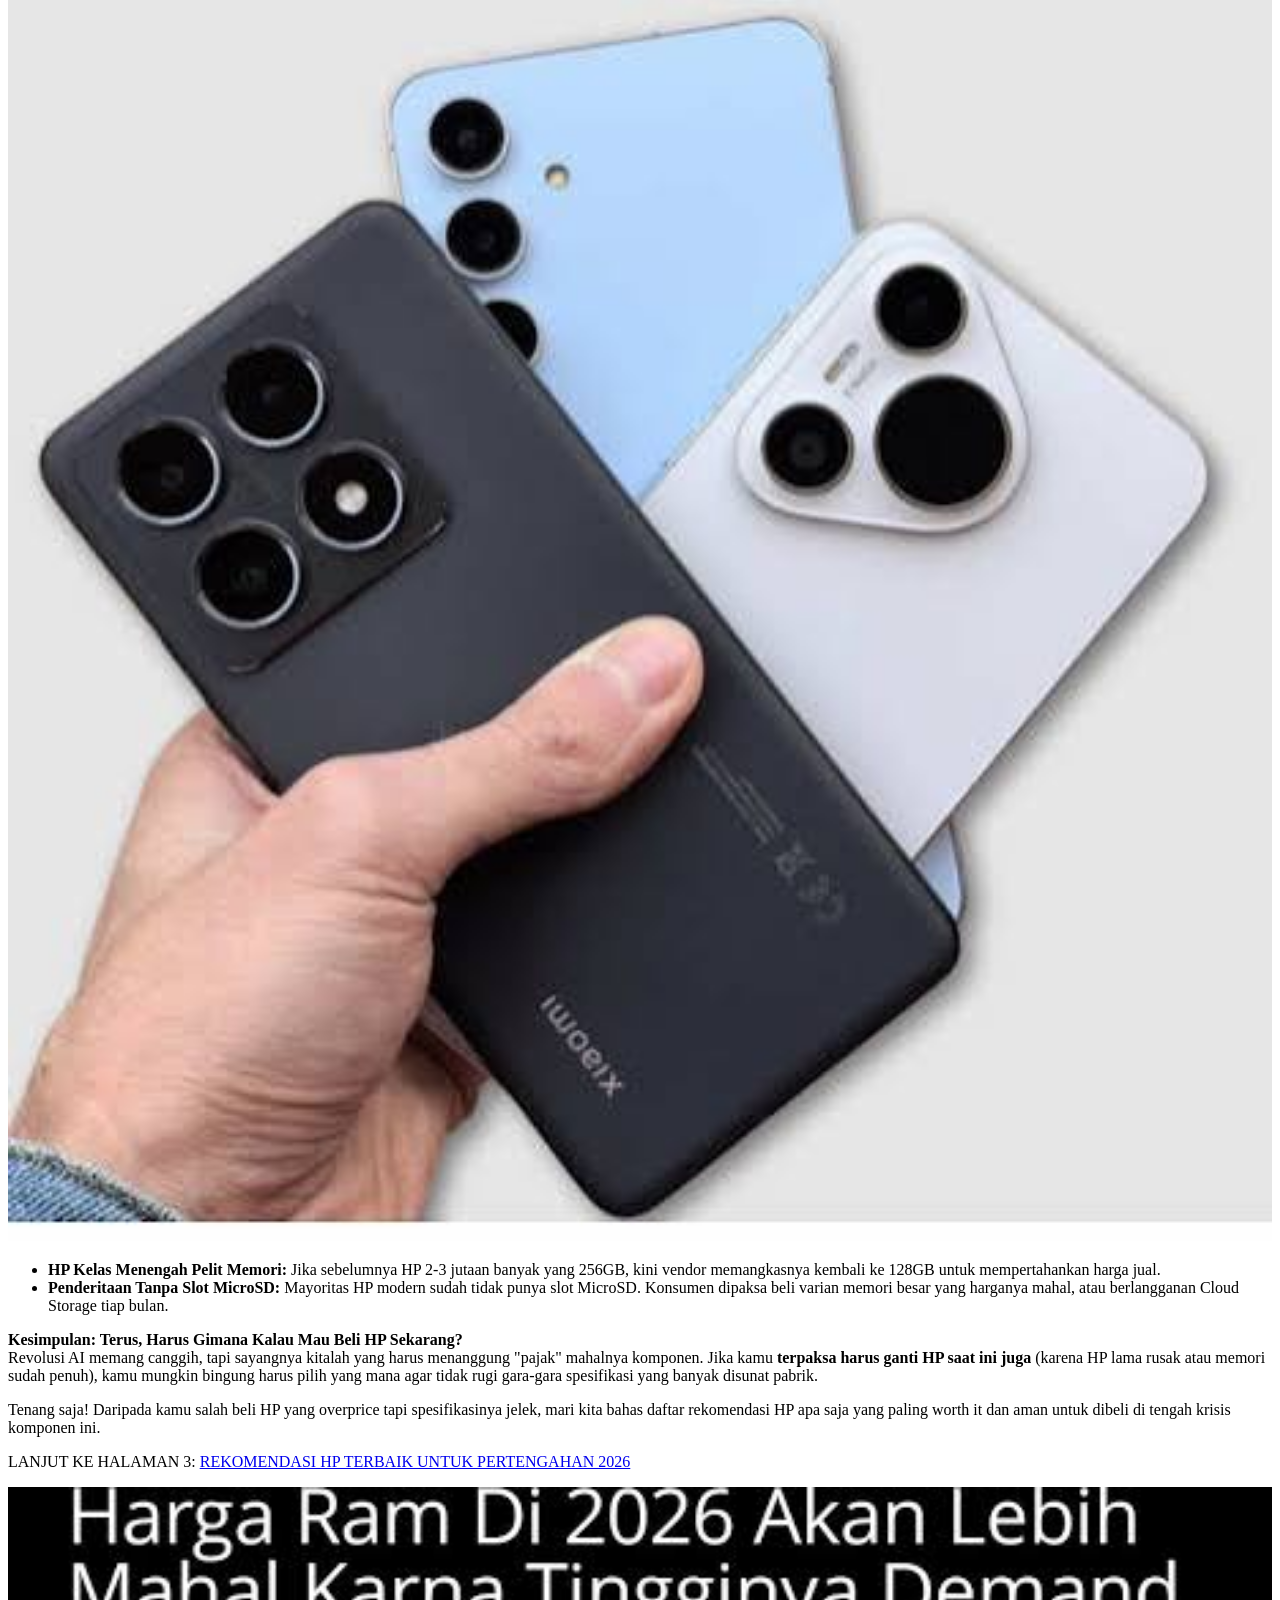
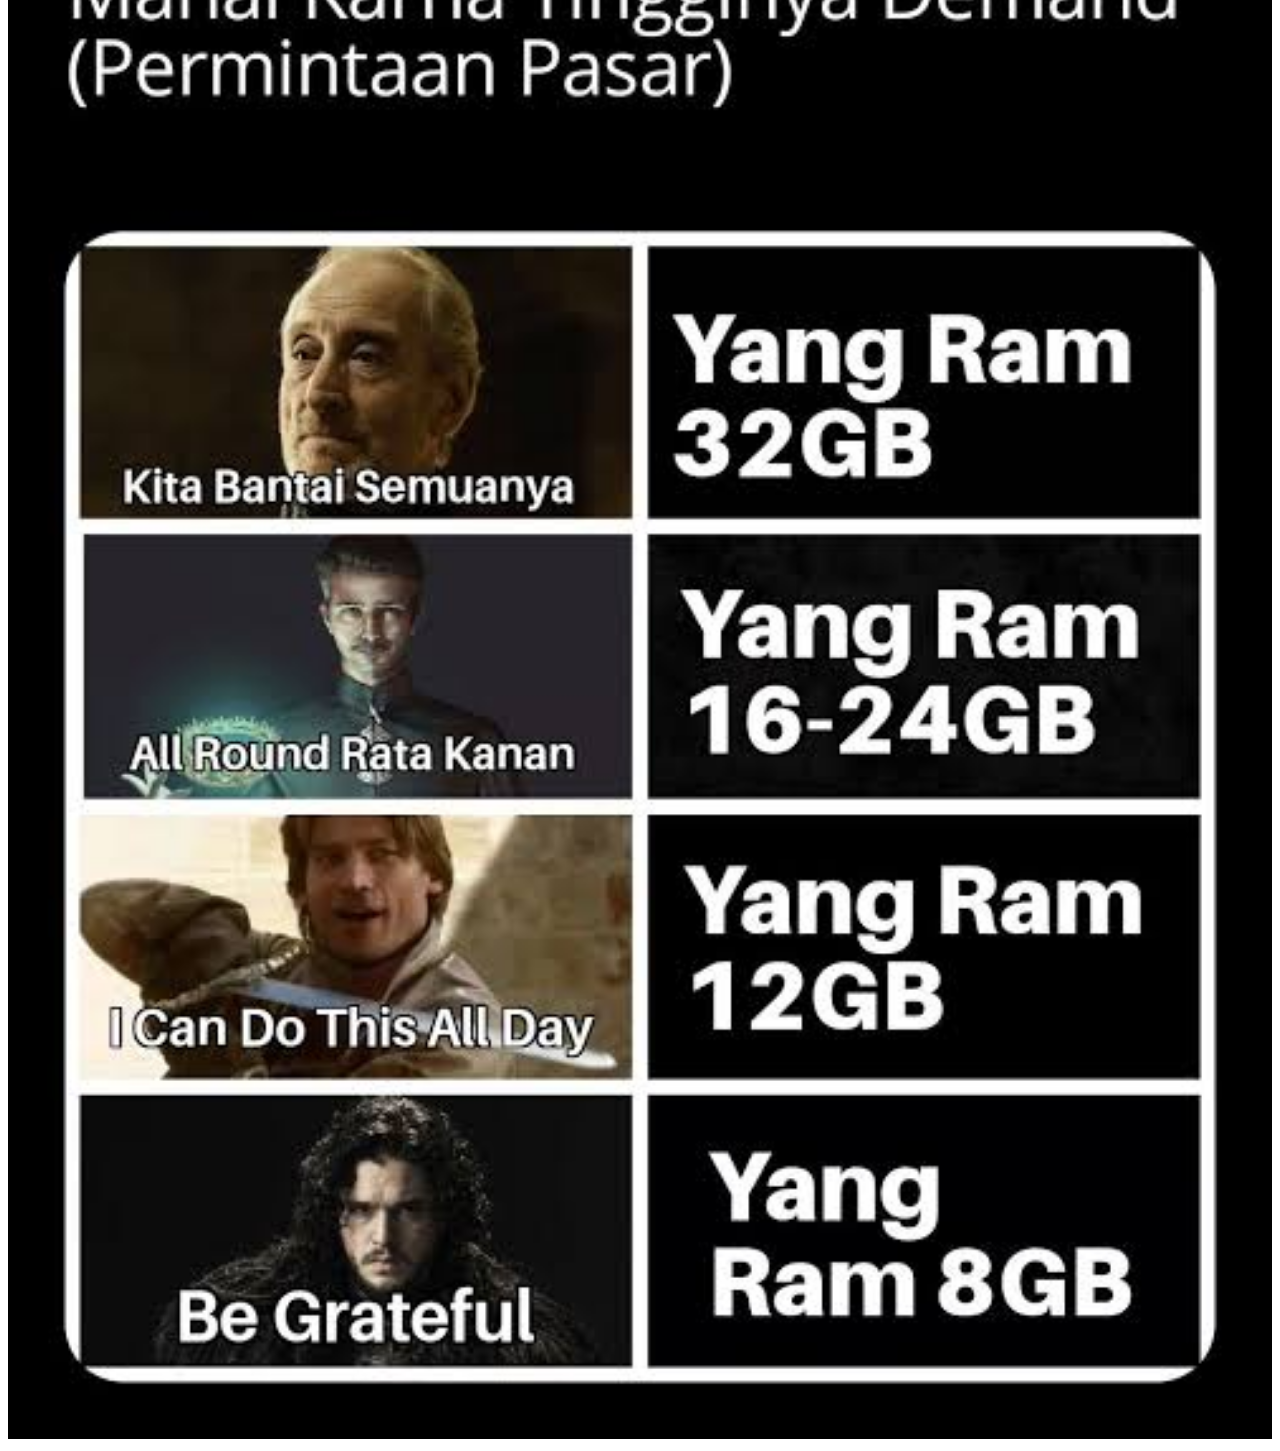
<file: exercise 3.html>
<!DOCTYPE html>
<html>
<head>
    
<title>Dampak Harga RAM & SSD Naik</title>
</head>
<body>

    <h1>Efek Domino Kenaikan Harga: Dari Rakit PC Hingga Beli HP Baru</h1>
    <img src ="images/images (2).jpeg" width= 100% height= auto>
  <p><a href= "exercise 2 (2).html"> KEMBALI KE HALAMAN 1 </a> </p>
    <p>Lalu, bagaimana kelangkaan memori gara-gara AI ini secara nyata berdampak pada kita sebagai konsumen sehari-hari?</p>

    <h3>1. Dampak Terhadap Pengguna PC dan Laptop</h3>
   <img src ="images/imagess.jpeg" width=100% height=auto>
    <ul>
        <li><strong>Rakit PC Makin Menguras Kantong:</strong> Uang yang dulunya bisa mendapat SSD 2TB, kini mungkin hanya cukup untuk membeli versi 1TB.</li>
        <li><strong>Laptop "Disunat" Spesifikasinya:</strong> Banyak merk laptop terpaksa menurunkan spesifikasi. Laptop 10 jutaan yang tahun lalu sudah RAM 16GB, kini banyak yang kembali ke 8GB agar harganya tidak terlihat naik.</li>
   </ul>

    <h3>2. Dampak Terhadap Pasar Smartphone (HP)</h3>
  <img src ="images/imagesss.jpeg" width=100% height=auto>
  <ul>
        <li><strong>HP Kelas Menengah Pelit Memori:</strong> Jika sebelumnya HP 2-3 jutaan banyak yang 256GB, kini vendor memangkasnya kembali ke 128GB untuk mempertahankan harga jual.</li>
        <li><strong>Penderitaan Tanpa Slot MicroSD:</strong> Mayoritas HP modern sudah tidak punya slot MicroSD. Konsumen dipaksa beli varian memori besar yang harganya mahal, atau berlangganan Cloud Storage tiap bulan.</li>
  </ul>
        
    <strong> Kesimpulan: Terus, Harus Gimana Kalau Mau Beli HP Sekarang?</strong><br>
    Revolusi AI memang canggih, tapi sayangnya kitalah yang harus menanggung "pajak" mahalnya komponen. Jika kamu <strong>terpaksa harus ganti HP saat ini juga</strong> (karena HP lama rusak atau memori sudah penuh), kamu mungkin bingung harus pilih yang mana agar tidak rugi gara-gara spesifikasi yang banyak disunat pabrik.
  
    <p>Tenang saja! Daripada kamu salah beli HP yang overprice tapi spesifikasinya jelek, mari kita bahas daftar rekomendasi HP apa saja yang paling worth it dan aman untuk dibeli di tengah krisis komponen ini.</p>

   
<p>LANJUT KE HALAMAN 3: <a href="hal 3.html">REKOMENDASI HP TERBAIK UNTUK PERTENGAHAN 2026</a></p>
  <img src ="images/images (3).jpeg" width= 100% height= auto>
  
</body>
</html>
</file>
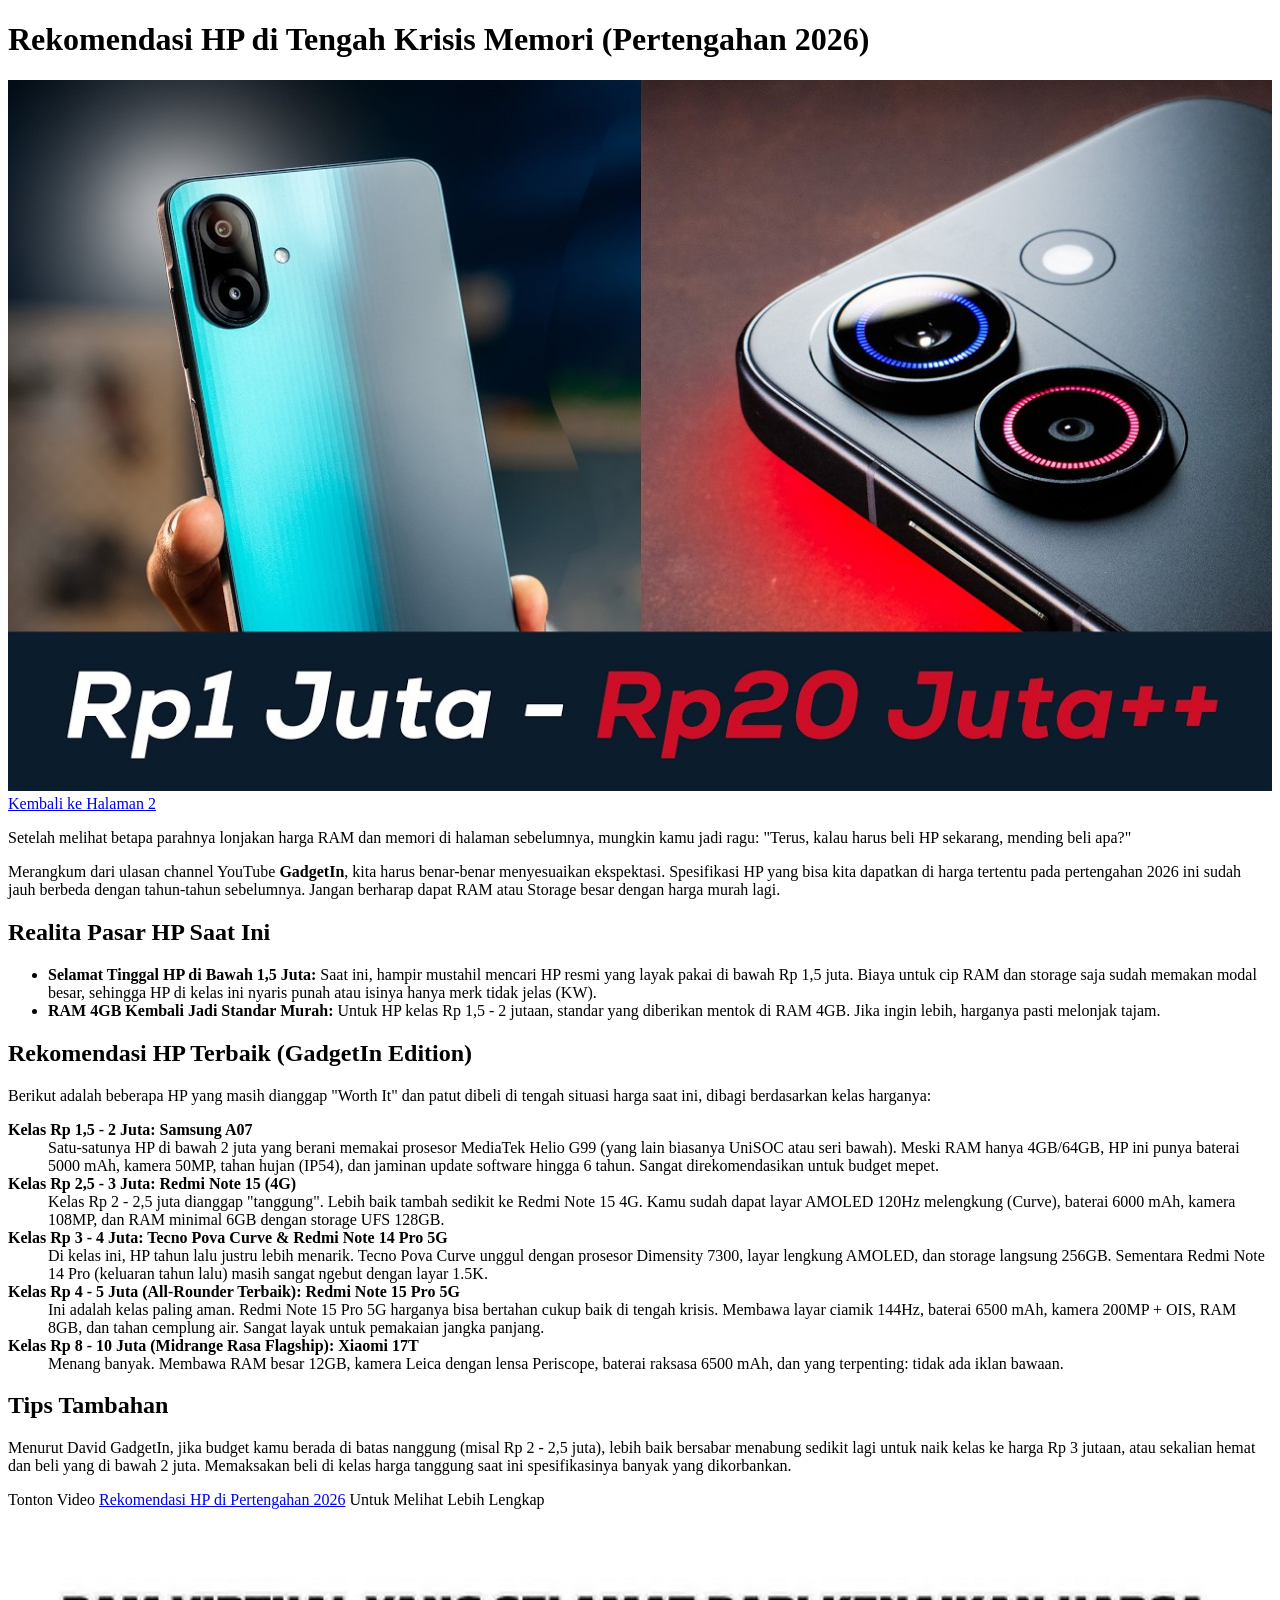
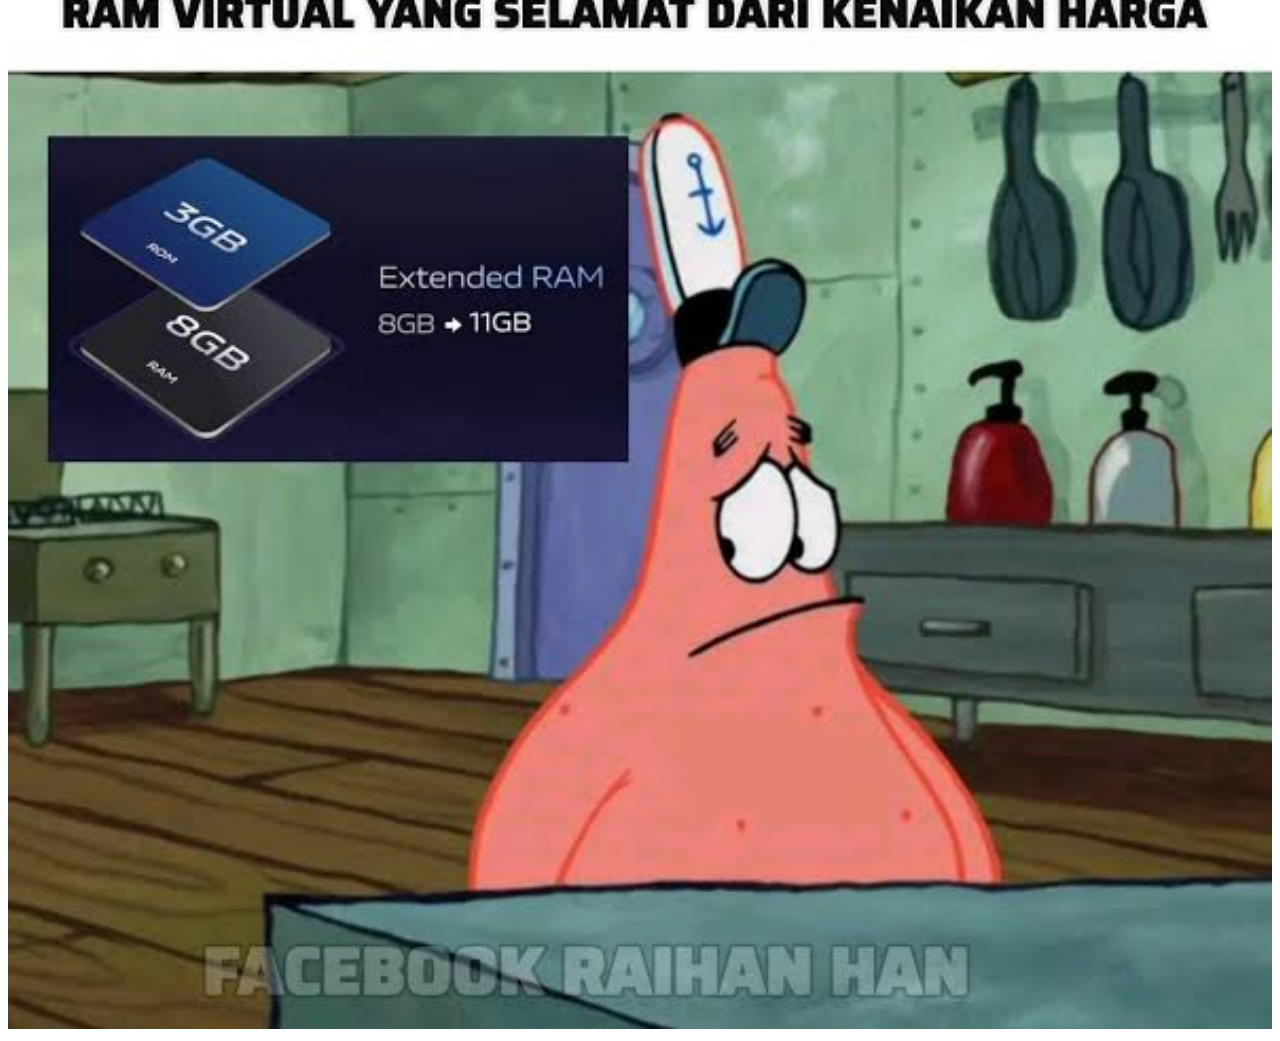
<file: hal 3.html>
<!DOCTYPE html>
<html>
<head>
    
    <title>Rekomendasi HP di Tengah Krisis 2026</title>
</head>
<body>

    <h1>Rekomendasi HP di Tengah Krisis Memori (Pertengahan 2026)</h1>
  <img src ="images/thumbnail-UOTT4xudY70-1280x720.jpg" width =100% height =auto>
  
  <a href ="exercise 3.html">Kembali ke Halaman 2</a>
  
    <p>Setelah melihat betapa parahnya lonjakan harga RAM dan memori di halaman sebelumnya, mungkin kamu jadi ragu: "Terus, kalau harus beli HP sekarang, mending beli apa?"</p>

    <p>Merangkum dari ulasan channel YouTube <strong>GadgetIn</strong>, kita harus benar-benar menyesuaikan ekspektasi. Spesifikasi HP yang bisa kita dapatkan di harga tertentu pada pertengahan 2026 ini sudah jauh berbeda dengan tahun-tahun sebelumnya. Jangan berharap dapat RAM atau Storage besar dengan harga murah lagi.</p>

    <h2>Realita Pasar HP Saat Ini</h2>
    <ul>
        <li><strong>Selamat Tinggal HP di Bawah 1,5 Juta:</strong> Saat ini, hampir mustahil mencari HP resmi yang layak pakai di bawah Rp 1,5 juta. Biaya untuk cip RAM dan storage saja sudah memakan modal besar, sehingga HP di kelas ini nyaris punah atau isinya hanya merk tidak jelas (KW).</li>
        <li><strong>RAM 4GB Kembali Jadi Standar Murah:</strong> Untuk HP kelas Rp 1,5 - 2 jutaan, standar yang diberikan mentok di RAM 4GB. Jika ingin lebih, harganya pasti melonjak tajam.</li>
    </ul>

    <h2>Rekomendasi HP Terbaik (GadgetIn Edition)</h2>
    <p>Berikut adalah beberapa HP yang masih dianggap "Worth It" dan patut dibeli di tengah situasi harga saat ini, dibagi berdasarkan kelas harganya:</p>

    <dl>
        <dt><b>Kelas Rp 1,5 - 2 Juta: Samsung A07</b></dt>
        <dd>Satu-satunya HP di bawah 2 juta yang berani memakai prosesor MediaTek Helio G99 (yang lain biasanya UniSOC atau seri bawah). Meski RAM hanya 4GB/64GB, HP ini punya baterai 5000 mAh, kamera 50MP, tahan hujan (IP54), dan jaminan update software hingga 6 tahun. Sangat direkomendasikan untuk budget mepet.</dd>

        <dt><b> Kelas Rp 2,5 - 3 Juta: Redmi Note 15 (4G)</b></dt>
        <dd>Kelas Rp 2 - 2,5 juta dianggap "tanggung". Lebih baik tambah sedikit ke Redmi Note 15 4G. Kamu sudah dapat layar AMOLED 120Hz melengkung (Curve), baterai 6000 mAh, kamera 108MP, dan RAM minimal 6GB dengan storage UFS 128GB.</dd>

        <dt><b>Kelas Rp 3 - 4 Juta: Tecno Pova Curve & Redmi Note 14 Pro 5G</b></dt>
        <dd>Di kelas ini, HP tahun lalu justru lebih menarik. Tecno Pova Curve unggul dengan prosesor Dimensity 7300, layar lengkung AMOLED, dan storage langsung 256GB. Sementara Redmi Note 14 Pro (keluaran tahun lalu) masih sangat ngebut dengan layar 1.5K.</dd>

        <dt><b>Kelas Rp 4 - 5 Juta (All-Rounder Terbaik): Redmi Note 15 Pro 5G</b></dt>
        <dd>Ini adalah kelas paling aman. Redmi Note 15 Pro 5G harganya bisa bertahan cukup baik di tengah krisis. Membawa layar ciamik 144Hz, baterai 6500 mAh, kamera 200MP + OIS, RAM 8GB, dan tahan cemplung air. Sangat layak untuk pemakaian jangka panjang.</dd>

        <dt><b>Kelas Rp 8 - 10 Juta (Midrange Rasa Flagship): Xiaomi 17T</b></dt>
        <dd>Menang banyak. Membawa RAM besar 12GB, kamera Leica dengan lensa Periscope, baterai raksasa 6500 mAh, dan yang terpenting: tidak ada iklan bawaan.</dd>
    </dl>

    <h2>Tips Tambahan</h2>
    <p>Menurut David GadgetIn, jika budget kamu berada di batas nanggung (misal Rp 2 - 2,5 juta), lebih baik bersabar menabung sedikit lagi untuk naik kelas ke harga Rp 3 jutaan, atau sekalian hemat dan beli yang di bawah 2 juta. Memaksakan beli di kelas harga tanggung saat ini spesifikasinya banyak yang dikorbankan.</p>

  <p>Tonton Video <a href="https://youtu.be/UOTT4xudY70?si=01vp3nElCE1SiSaF">Rekomendasi HP di Pertengahan 2026</a> Untuk Melihat Lebih Lengkap</p>
    <br>
    <img src="images/imagessss.jpeg" width=100% height=auto>
</body>
</html>
</file>
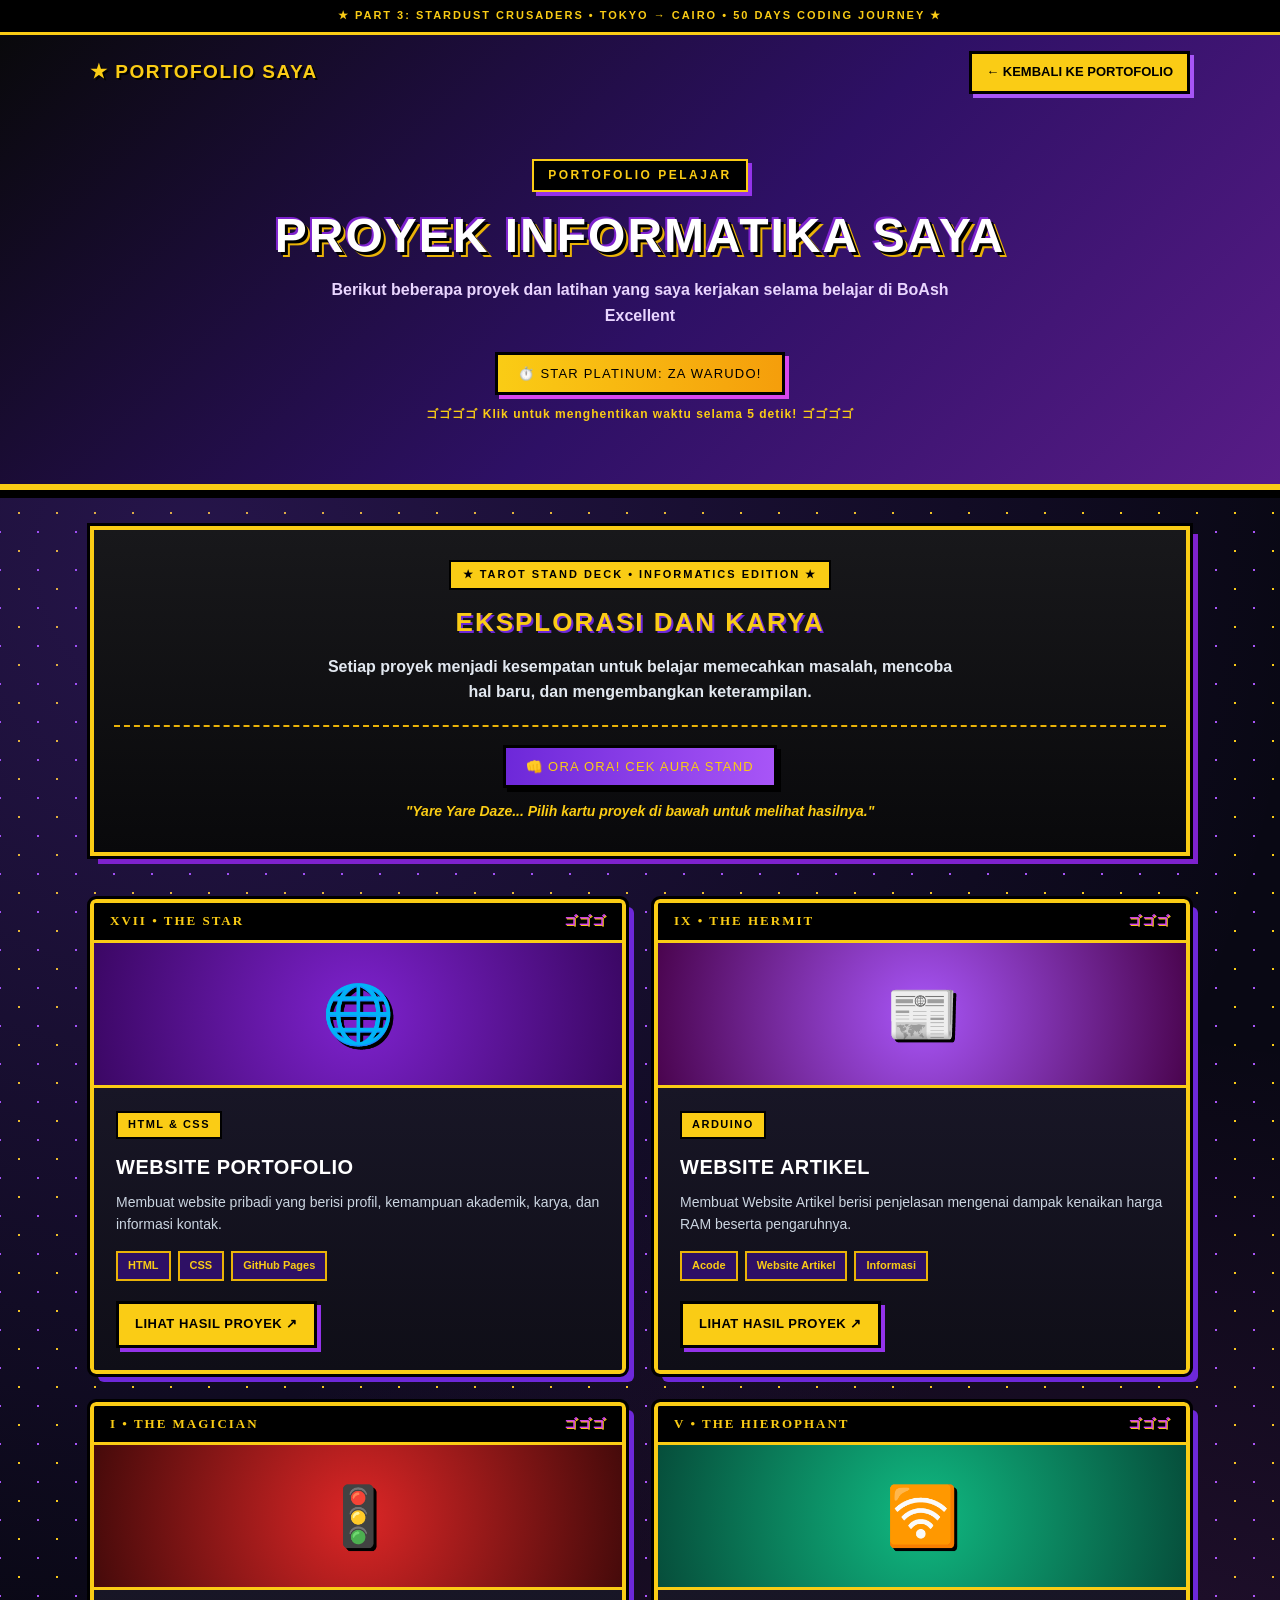
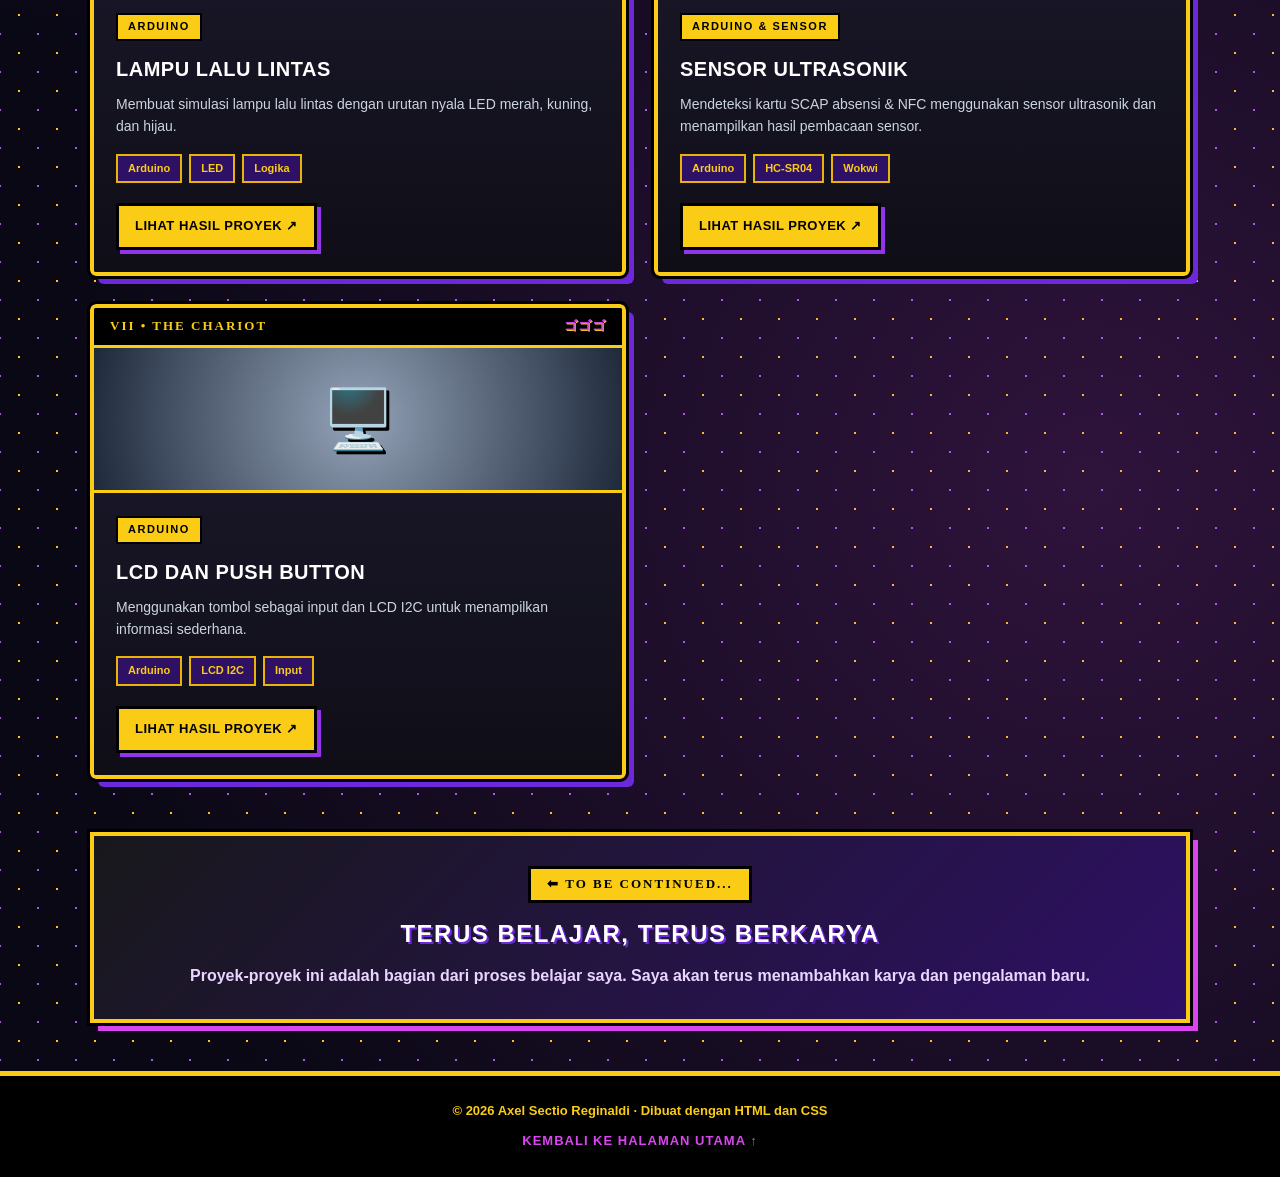
<file: informatika.html>
<!DOCTYPE html>
<html lang="id">
<head>
  <meta charset="UTF-8">
  <meta name="viewport" content="width=device-width, initial-scale=1.0">
  <meta name="description" content="Kumpulan proyek Informatika saya.">
  <title>Proyek Informatika Saya</title>
  <link rel="stylesheet" href="style-informatika.css">
</head>
<body>
  <!-- Ticker Perjalanan 50 Hari Stardust Crusaders -->
  <div class="crusader-ticker">
    ★ PART 3: STARDUST CRUSADERS • TOKYO → CAIRO • 50 DAYS CODING JOURNEY ★
  </div>

  <header class="site-header">
    <nav class="navbar">
      <a class="brand" href="index.html">★ Portofolio Saya</a>
      <a class="back-link" href="index.html">← Kembali ke Portofolio</a>
    </nav>
    <div class="hero">
      <span class="eyebrow">PORTOFOLIO PELAJAR</span>
      <h1>Proyek Informatika Saya</h1>
      <p>Berikut beberapa proyek dan latihan yang saya kerjakan selama belajar di BoAsh Excellent</p>

      <!-- Gimmick 1: Tombol Time Stop (Za Warudo) -->
      <div class="timestop-wrapper">
        <button type="button" id="timeStopBtn" class="jojo-btn btn-gold" onclick="triggerTimeStop()">
          ⏱️ STAR PLATINUM: ZA WARUDO!
        </button>
        <div id="timeStopStatus" class="timestop-status">
          ゴゴゴゴ Klik untuk menghentikan waktu selama 5 detik! ゴゴゴゴ
        </div>
      </div>
    </div>
  </header>

  <main class="container">
    <section class="intro">
      <div class="tarot-crest">★ TAROT STAND DECK • INFORMATICS EDITION ★</div>
      <h2>Eksplorasi dan Karya</h2>
      <p>Setiap proyek menjadi kesempatan untuk belajar memecahkan masalah, mencoba hal baru, dan mengembangkan keterampilan.</p>

      <!-- Gimmick 2: ORA ORA Stand Rush -->
      <div class="ora-box">
        <button type="button" class="jojo-btn btn-star" onclick="triggerOraRush()">
          👊 ORA ORA! Cek Aura Stand
        </button>
        <p id="oraOutput" class="ora-output">
          "Yare Yare Daze... Pilih kartu proyek di bawah untuk melihat hasilnya."
        </p>
      </div>
    </section>

    <section class="project-grid" aria-label="Daftar proyek Informatika">
      <!-- Kartu 1: The Star -->
      <article class="project-card" onclick="auraFlash(this)">
        <div class="tarot-header">
          <span>XVII • THE STAR</span>
          <span class="menacing-sfx">ゴゴゴ</span>
        </div>
        <div class="project-visual visual-blue"><span>🌐</span></div>
        <div class="project-content">
          <span class="category">HTML &amp; CSS</span>
          <h3>Website Portofolio</h3>
          <p>Membuat website pribadi yang berisi profil, kemampuan akademik, karya, dan informasi kontak.</p>
          <div class="tags"><span>HTML</span><span>CSS</span><span>GitHub Pages</span></div>
          <a class="project-link" href="index.html">Lihat hasil proyek ↗</a>
        </div>
      </article>

      <!-- Kartu 2: The Hermit -->
      <article class="project-card" onclick="auraFlash(this)">
        <div class="tarot-header">
          <span>IX • THE HERMIT</span>
          <span class="menacing-sfx">ゴゴゴ</span>
        </div>
        <div class="project-visual visual-green"><span>📰</span></div>
        <div class="project-content">
          <span class="category">Arduino</span>
          <h3>Website Artikel</h3>
          <p>Membuat Website Artikel berisi penjelasan mengenai dampak kenaikan harga RAM beserta pengaruhnya.</p>
          <div class="tags"><span>Acode</span><span>Website Artikel</span><span>Informasi</span></div>
          <a class="project-link" href="exercise 2 (2).html">Lihat hasil proyek ↗</a>
        </div>
      </article>

      <!-- Kartu 3: The Magician -->
      <article class="project-card" onclick="auraFlash(this)">
        <div class="tarot-header">
          <span>I • THE MAGICIAN</span>
          <span class="menacing-sfx">ゴゴゴ</span>
        </div>
        <div class="project-visual visual-purple"><span>🚦</span></div>
        <div class="project-content">
          <span class="category">Arduino</span>
          <h3>Lampu Lalu Lintas</h3>
          <p>Membuat simulasi lampu lalu lintas dengan urutan nyala LED merah, kuning, dan hijau.</p>
          <div class="tags"><span>Arduino</span><span>LED</span><span>Logika</span></div>
          <a class="project-link" href="https://wokwi.com/projects/481896156276857857" target="_blank" rel="noopener noreferrer">Lihat hasil proyek ↗</a>
        </div>
      </article>

      <!-- Kartu 4: The Hierophant -->
      <article class="project-card" onclick="auraFlash(this)">
        <div class="tarot-header">
          <span>V • THE HIEROPHANT</span>
          <span class="menacing-sfx">ゴゴゴ</span>
        </div>
        <div class="project-visual visual-orange"><span>🛜</span></div>
        <div class="project-content">
          <span class="category">Arduino &amp; Sensor</span>
          <h3>Sensor Ultrasonik</h3>
          <p>Mendeteksi kartu SCAP absensi & NFC menggunakan sensor ultrasonik dan menampilkan hasil pembacaan sensor.</p>
          <div class="tags"><span>Arduino</span><span>HC-SR04</span><span>Wokwi</span></div>
          <a class="project-link" href="https://wokwi.com/projects/481896295582296065" target="_blank" rel="noopener noreferrer">Lihat hasil proyek ↗</a>
        </div>
      </article>

      <!-- Kartu 5: The Chariot -->
      <article class="project-card" onclick="auraFlash(this)">
        <div class="tarot-header">
          <span>VII • THE CHARIOT</span>
          <span class="menacing-sfx">ゴゴゴ</span>
        </div>
        <div class="project-visual visual-slate"><span>🖥️</span></div>
        <div class="project-content">
          <span class="category">Arduino</span>
          <h3>LCD dan Push Button</h3>
          <p>Menggunakan tombol sebagai input dan LCD I2C untuk menampilkan informasi sederhana.</p>
          <div class="tags"><span>Arduino</span><span>LCD I2C</span><span>Input</span></div>
          <a class="project-link" href="https://wokwi.com/projects/480561748271900673" target="_blank" rel="noopener noreferrer">Lihat hasil proyek ↗</a>
        </div>
      </article>
    </section>

    <section class="note">
      <div class="to-be-continued">⬅ TO BE CONTINUED...</div>
      <h2>Terus Belajar, Terus Berkarya</h2>
      <p>Proyek-proyek ini adalah bagian dari proses belajar saya. Saya akan terus menambahkan karya dan pengalaman baru.</p>
    </section>
  </main>

  <footer class="footer">
    <p>© 2026 Axel Sectio Reginaldi · Dibuat dengan HTML dan CSS</p>
    <a href="index.html">Kembali ke halaman utama ↑</a>
  </footer>

  <!-- Script Gimmick JoJo Part 3 -->
  <script>
    let timeStopped = false;

    function triggerTimeStop() {
      if (timeStopped) return;
      timeStopped = true;

      const body = document.body;
      const btn = document.getElementById("timeStopBtn");
      const status = document.getElementById("timeStopStatus");
      let secondsLeft = 5;

      body.classList.add("time-stopped");
      btn.textContent = "⏸️ TOKI YO TOMARE! (" + secondsLeft + "s)";
      status.textContent = "「STAR PLATINUM: THE WORLD!」 Waktu berhenti berjalan...";

      const countdown = setInterval(() => {
        secondsLeft--;
        if (secondsLeft > 0) {
          btn.textContent = "⏸️ TOKI YO TOMARE! (" + secondsLeft + "s)";
        } else {
          clearInterval(countdown);
          body.classList.remove("time-stopped");
          btn.textContent = "⏱️ STAR PLATINUM: ZA WARUDO!";
          status.textContent = "▶ Soshite toki wa ugokidasu... (Waktu kembali berjalan!)";
          timeStopped = false;
        }
      }, 1000);
    }

    const oraQuotes = [
      "👊 ORA ORA ORA ORA!! Kecepatan ngoding meningkat 200%!",
      "🎩 Yare Yare Daze... Tidak ada bug yang tidak bisa diselesaikan.",
      "🟢 EMERALD SPLASH! Sensor ultrasonik mendeteksi objek dengan akurat!",
      "⚔️ SILVER CHARIOT! Rangkaian Arduino terhubung secepat kilat!",
      "🔮 HERMIT PURPLE! Sinyal Wokwi & GitHub Pages berhasil diproyeksikan!"
    ];
    let oraIdx = 0;

    function triggerOraRush() {
      const output = document.getElementById("oraOutput");
      output.textContent = oraQuotes[oraIdx];
      oraIdx = (oraIdx + 1) % oraQuotes.length;
    }

    /** @param{HTMLElement} card */
    function auraFlash(card) {
      card.classList.add("stand-active");
      setTimeout(() => {
        card.classList.remove("stand-active");
      }, 600);
    }
  </script>
</body>
</html>
</file>
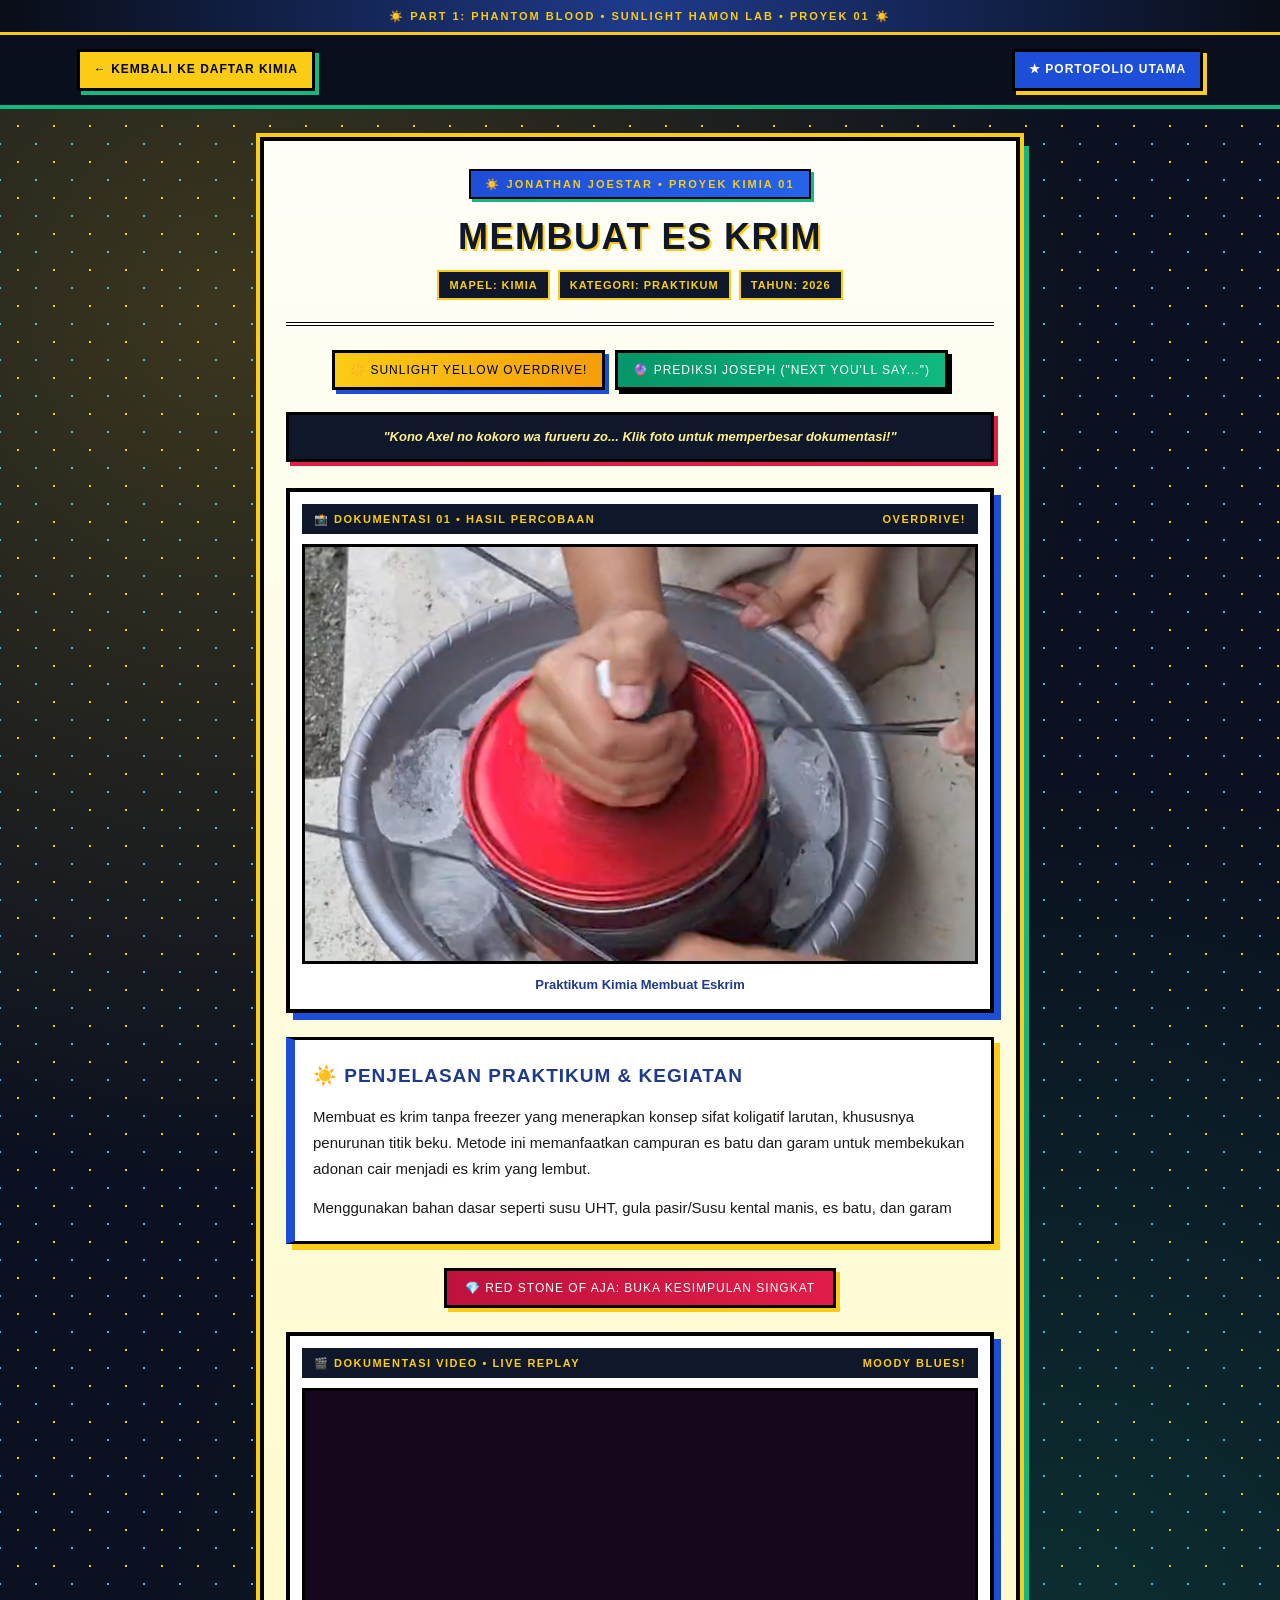
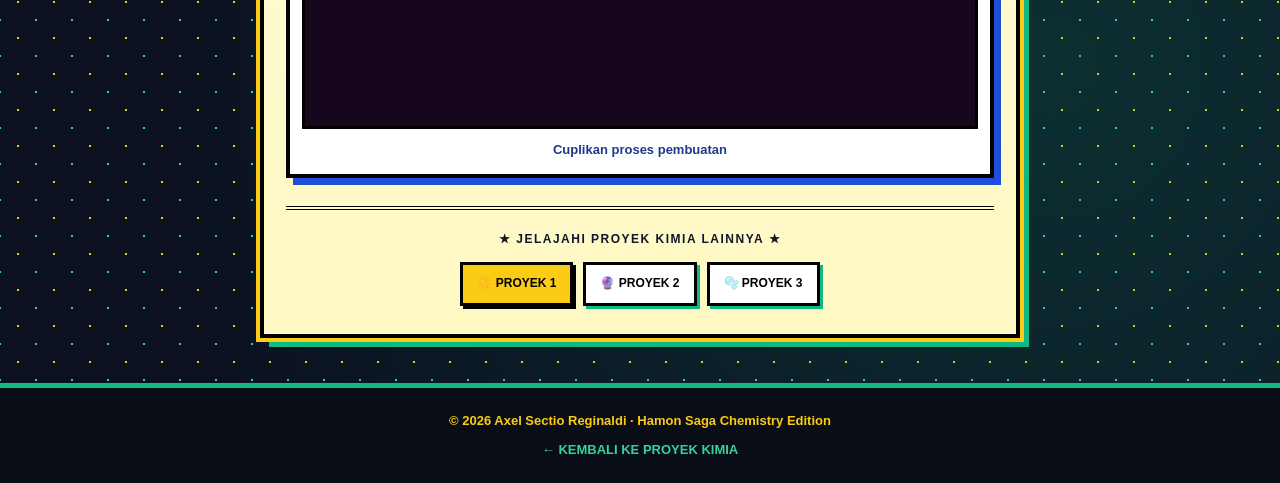
<file: kimia-karya1.html>
<!DOCTYPE html>
<html lang="id">
<head>
  <meta charset="UTF-8">
  <meta name="viewport" content="width=device-width, initial-scale=1.0">
  <title>Proyek Kimia 1 - Portofolio</title>
  <link rel="stylesheet" href="style-kimia-detail.css">
</head>
<body>
  <div class="hamon-ticker">
    ☀️ PART 1: PHANTOM BLOOD • SUNLIGHT HAMON LAB • PROYEK 01 ☀️
  </div>

  <nav class="hm-navbar">
    <a href="kimia.html" class="hm-nav-btn nav-back">← Kembali ke Daftar Kimia</a>
    <a href="index.html" class="hm-nav-btn nav-home">★ Portofolio Utama</a>
  </nav>

  <main class="hm-container">
    <article class="lab-sheet">
      <!-- 1. JUDUL SUB PROYEK KIMIA -->
      <header class="lab-header">
        <span class="hamon-badge">☀️ JONATHAN JOESTAR • PROYEK KIMIA 01</span>
        <h1>Membuat Es Krim</h1>
        <div class="lab-meta">
          <span>Mapel: Kimia</span>
          <span>Kategori: Praktikum</span>
          <span>Tahun: 2026</span>
        </div>
      </header>

      <!-- GIMMICK INTERAKTIF PART 1 & 2 -->
      <div class="gimmick-bar">
        <button type="button" class="hm-btn btn-sunlight" onclick="toggleHamon()">
          ☀️ SUNLIGHT YELLOW OVERDRIVE!
        </button>
        <button type="button" class="hm-btn btn-predict" onclick="nextYouWillSay()">
          🔮 PREDIKSI JOSEPH ("Next you'll say...")
        </button>
      </div>
      <div id="hmQuote" class="prediction-banner">
        "Kono Axel no kokoro wa furueru zo... Klik foto untuk memperbesar dokumentasi!"
      </div>

      <!-- 2. FOTO DOKUMENTASI PERTAMA (BISA DIGANTI VIDEO LOOPING) -->
      <figure class="photo-frame" onclick="togglePhotoZoom(this)">
        <div class="photo-label">
          <span>📸 DOKUMENTASI 01 • HASIL PERCOBAAN</span>
          <span>OVERDRIVE!</span>
        </div>
        <img
          src="images/ss4.png"
          alt="Dokumentasi 1 Proyek Kimia 1"
          onerror="this.src='data:image/svg+xml;utf8,<svg xmlns=%22http://www.w3.org/2000/svg%22 width=%22800%22 height=%22450%22><rect width=%22100%25%22 height=%22100%25%22 fill=%22%230f172a%22/><text x=%2250%25%22 y=%2248%25%22 dominant-baseline=%22middle%22 text-anchor=%22middle%22 fill=%22%23facc15%22 font-family=%22Arial%22 font-size=%2224%22 font-weight=%22bold%22>🧪 TEMPAT FOTO DOKUMENTASI 1</text><text x=%2250%25%22 y=%2258%25%22 dominant-baseline=%22middle%22 text-anchor=%22middle%22 fill=%22%2338bdf8%22 font-family=%22Arial%22 font-size=%2216%22>(Masukkan foto ke folder images/kimia1-foto1.jpg)</text></svg>'"
        >
        <figcaption class="photo-caption">
          Praktikum Kimia Membuat Eskrim
        </figcaption>
      </figure>

      <!-- 3. SPACE PENJELASAN KEGIATAN / PRAKTIKUM -->
      <section class="story-box">
        <h2>☀️ Penjelasan Praktikum &amp; Kegiatan</h2>
        <p>
          Membuat es krim tanpa freezer yang menerapkan konsep sifat koligatif larutan, khususnya penurunan titik beku.
          Metode ini memanfaatkan campuran es batu dan garam untuk membekukan adonan cair menjadi es krim yang lembut.
        </p>
        <p>
          Menggunakan bahan dasar seperti susu UHT, gula pasir/Susu kental manis, es batu, dan garam
        </p>
      </section>

      <!-- GIMMICK RED STONE OF AJA (CATATAN TAMBAHAN) -->
      <div class="aja-section">
        <button type="button" id="ajaBtn" class="aja-btn" onclick="toggleAja()">
          💎 RED STONE OF AJA: BUKA KESIMPULAN SINGKAT
        </button>
        <div id="ajaBox" class="aja-content">
          <strong>📌 Catatan:</strong> Proses mengaduknya melelahkan tapi juga menyenangkan
        </div>
      </div>

      <!-- 4. FOTO DOKUMENTASI KEDUA -->
       <figure class="photo-frame" onclick="togglePhotoZoom(this)">
        <div class="photo-label">
          <span>🎬 DOKUMENTASI VIDEO • LIVE REPLAY</span>
          <span>MOODY BLUES!</span>
        </div>

        <!-- Ganti src dengan nama file MP4 kamu di dalam folder images -->
        <video
          src="images/vid4.mp4"
          autoplay
          loop
          muted
          playsinline
          style="
            width: 100%;
            max-height: 420px;
            object-fit: cover;
            display: block;
            border: 3px solid #000000;
            background-color: #16071c;
          "
        >
          Browser kamu tidak mendukung pemutaran video MP4.
        </video>

        <figcaption class="photo-caption">
          Cuplikan proses pembuatan
        </figcaption>
      </figure>

      <!-- NAVIGASI ANTAR PROYEK KIMIA -->
      <nav class="sub-nav" aria-label="Navigasi Proyek Kimia">
        <div class="sub-nav-title">★ Jelajahi Proyek Kimia Lainnya ★</div>
        <div class="sub-nav-links">
          <a href="kimia-karya1.html" class="active-karya">☀️ Proyek 1</a>
          <a href="kimia-karya2.html">🔮 Proyek 2</a>
          <a href="kimia-karya3.html">🫧 Proyek 3</a>
        </div>
      </nav>
    </article>
  </main>

  <footer class="hm-footer">
    <p style="margin: 0 0 8px;">© 2026 Axel Sectio Reginaldi · Hamon Saga Chemistry Edition</p>
    <a href="kimia.html">← Kembali ke Proyek Kimia</a>
  </footer>

  <script>
    function toggleHamon() {
      document.body.classList.toggle("hamon-overdrive");
      const q = document.getElementById("hmQuote");
      q.textContent = document.body.classList.contains("hamon-overdrive")
        ? "☀️ SUNLIGHT YELLOW OVERDRIVE!! Energi reaksi kimia memuncak!"
        : "☀️ Pernapasan Hamon stabil kembali. Klik lagi kapan saja!";
    }

    const josephLines = [
      "🔮 Kalimatmu berikutnya adalah: 'Wah, laporan Kimianya rapi banget!' ...TO IU!",
      "🎩 NIGERUNDAYO!! Lari dari tugas yang numpuk sebelum deadline!",
      "☀️ HAMON OVERDRIVE! Pernapasan yang tepat menghasilkan energi oksidasi maksimal!",
      "🎩 Even Speedwagon is impressed by this chemistry experiment!"
    ];
    let jIdx = 0;
    function nextYouWillSay() {
      document.getElementById("hmQuote").textContent = josephLines[jIdx];
      jIdx = (jIdx + 1) % josephLines.length;
    }

    function toggleAja() {
      const box = document.getElementById("ajaBox");
      const btn = document.getElementById("ajaBtn");
      box.classList.toggle("open");
      btn.textContent = box.classList.contains("open")
        ? "💎 TUTUP CATATAN RED STONE OF AJA"
        : "💎 RED STONE OF AJA: BUKA KESIMPULAN SINGKAT";
    }

    /** @param {HTMLElement} frame */
    function togglePhotoZoom(frame) {
      frame.classList.toggle("zoomed");
    }
  </script>
</body>
</html>
</file>
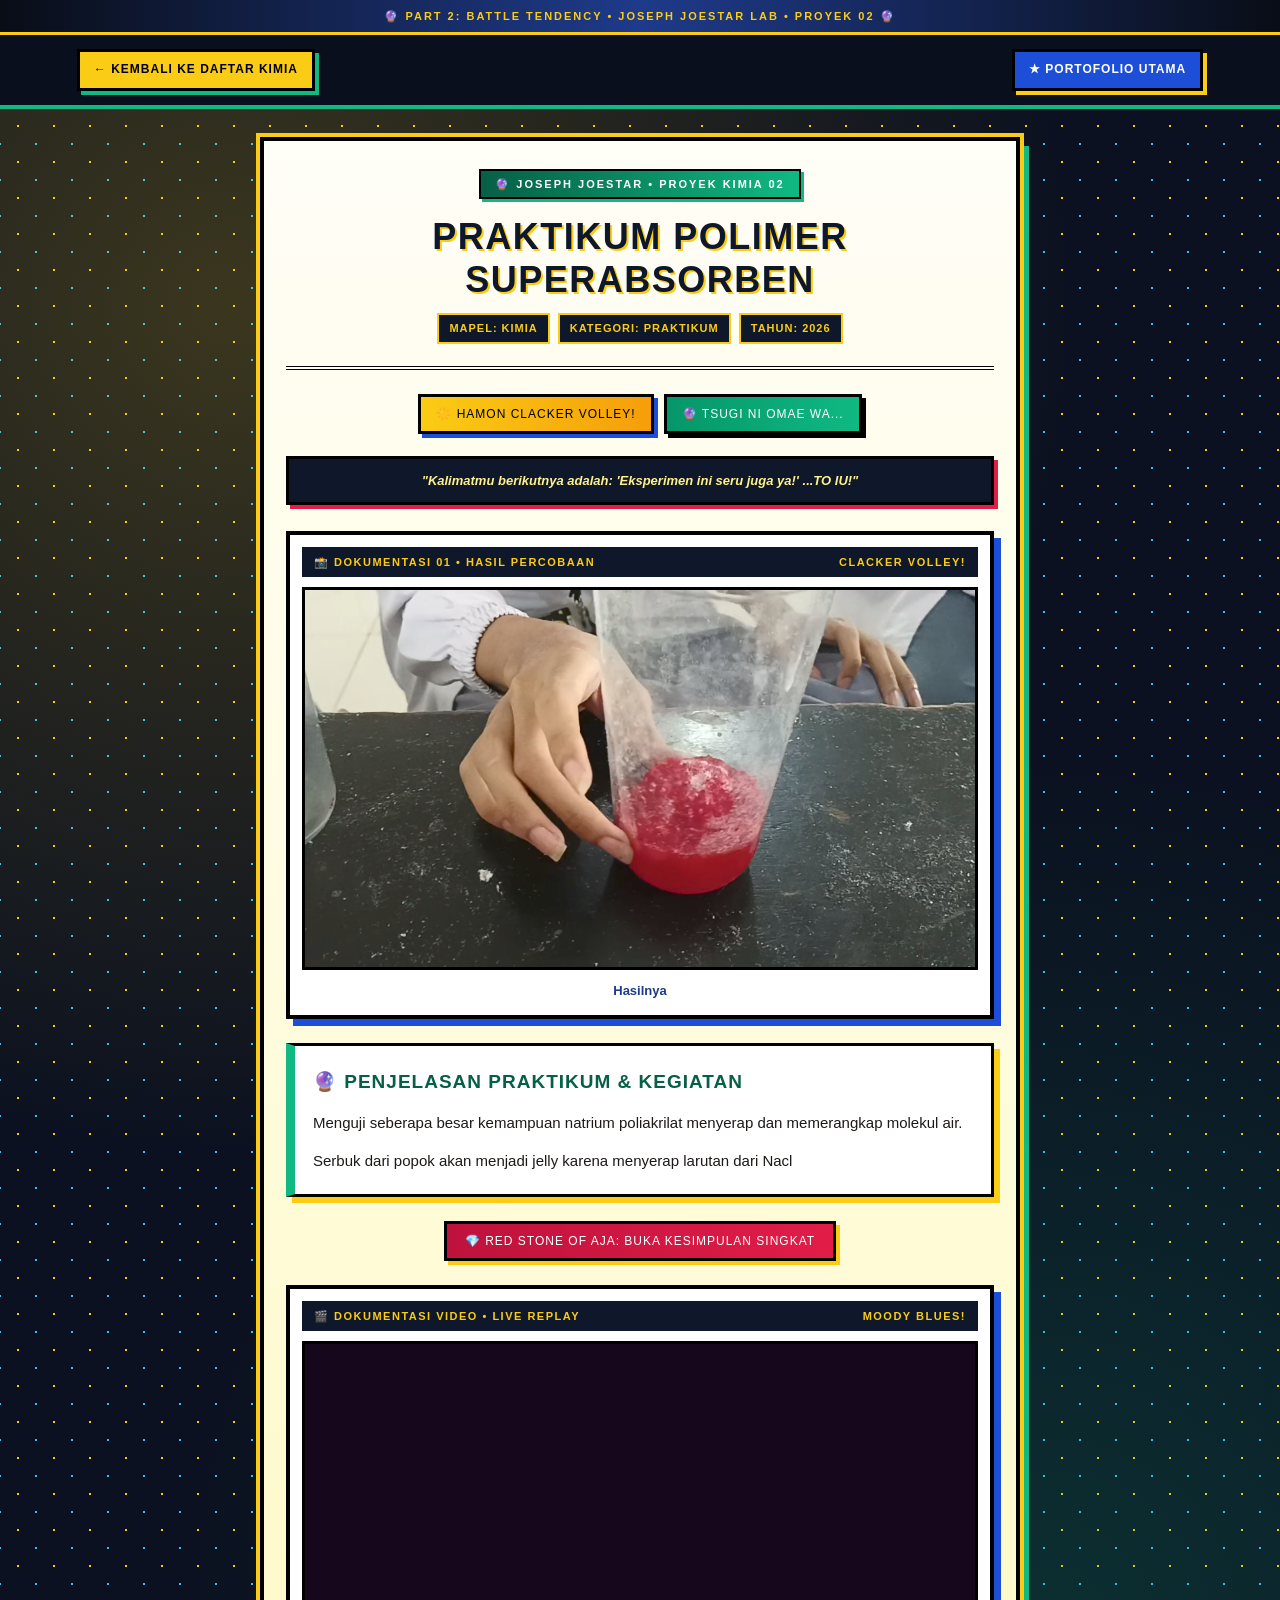
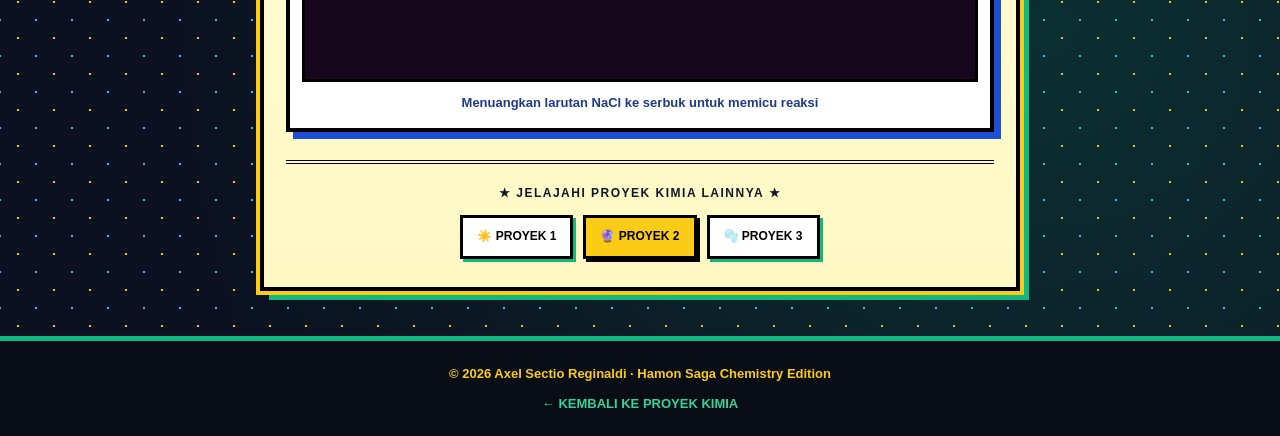
<file: kimia-karya2.html>
<!DOCTYPE html>
<html lang="id">
<head>
  <meta charset="UTF-8">
  <meta name="viewport" content="width=device-width, initial-scale=1.0">
  <title>Proyek Kimia 2 - Portofolio</title>
  <link rel="stylesheet" href="style-kimia-detail.css">
</head>
<body>
  <div class="hamon-ticker">
    🔮 PART 2: BATTLE TENDENCY • JOSEPH JOESTAR LAB • PROYEK 02 🔮
  </div>

  <nav class="hm-navbar">
    <a href="kimia.html" class="hm-nav-btn nav-back">← Kembali ke Daftar Kimia</a>
    <a href="index.html" class="hm-nav-btn nav-home">★ Portofolio Utama</a>
  </nav>

  <main class="hm-container">
    <article class="lab-sheet">
      <!-- 1. JUDUL SUB PROYEK KIMIA -->
      <header class="lab-header">
        <span class="hamon-badge" style="background: linear-gradient(90deg, #065f46, #10b981); color: #ffffff;">🔮 JOSEPH JOESTAR • PROYEK KIMIA 02</span>
        <h1>Praktikum Polimer Superabsorben</h1>
        <div class="lab-meta">
          <span>Mapel: Kimia</span>
          <span>Kategori: Praktikum</span>
          <span>Tahun: 2026</span>
        </div>
      </header>

      <!-- GIMMICK INTERAKTIF PART 1 & 2 -->
      <div class="gimmick-bar">
        <button type="button" class="hm-btn btn-sunlight" onclick="toggleHamon()">
          ☀️ HAMON CLACKER VOLLEY!
        </button>
        <button type="button" class="hm-btn btn-predict" onclick="nextYouWillSay()">
          🔮 TSUGI NI OMAE WA...
        </button>
      </div>
      <div id="hmQuote" class="prediction-banner">
        "Kalimatmu berikutnya adalah: 'Eksperimen ini seru juga ya!' ...TO IU!"
      </div>

      <!-- 2. FOTO DOKUMENTASI PERTAMA -->
      <figure class="photo-frame" onclick="togglePhotoZoom(this)">
        <div class="photo-label">
          <span>📸 DOKUMENTASI 01 • HASIL PERCOBAAN</span>
          <span>CLACKER VOLLEY!</span>
        </div>
        <img
          src="images/ss5.png"
          alt="Dokumentasi 1 Proyek Kimia 2"
          onerror="this.src='data:image/svg+xml;utf8,<svg xmlns=%22http://www.w3.org/2000/svg%22 width=%22800%22 height=%22450%22><rect width=%22100%25%22 height=%22100%25%22 fill=%22%23064e3b%22/><text x=%2250%25%22 y=%2248%25%22 dominant-baseline=%22middle%22 text-anchor=%22middle%22 fill=%22%23facc15%22 font-family=%22Arial%22 font-size=%2224%22 font-weight=%22bold%22>🧪 TEMPAT FOTO DOKUMENTASI 1</text><text x=%2250%25%22 y=%2258%25%22 dominant-baseline=%22middle%22 text-anchor=%22middle%22 fill=%22%23a7f3d0%22 font-family=%22Arial%22 font-size=%2216%22>(Masukkan foto ke folder images/kimia2-foto1.jpg)</text></svg>'"
        >
        <figcaption class="photo-caption">
          Hasilnya
        </figcaption>
      </figure>

      <!-- 3. SPACE PENJELASAN KEGIATAN / PRAKTIKUM -->
      <section class="story-box" style="border-left-color: #10b981;">
        <h2 style="color: #065f46;">🔮 Penjelasan Praktikum &amp; Kegiatan</h2>
        <p>
          Menguji seberapa besar kemampuan natrium poliakrilat menyerap dan memerangkap molekul air.
        </p>
        <p>
          Serbuk dari popok akan menjadi jelly karena menyerap larutan dari Nacl
        </p>
      </section>

      <!-- GIMMICK RED STONE OF AJA -->
      <div class="aja-section">
        <button type="button" id="ajaBtn" class="aja-btn" onclick="toggleAja()">
          💎 RED STONE OF AJA: BUKA KESIMPULAN SINGKAT
        </button>
        <div id="ajaBox" class="aja-content">
          <strong>📌 Alat &amp; Bahan:</strong> Menggunakan serbuk putih dari popok bayi, larutan NaCl, serta pewarna makanan sebagai bahan praktikum
        </div>
      </div>

      <!-- 4. FOTO DOKUMENTASI KEDUA -->
       <figure class="photo-frame" onclick="togglePhotoZoom(this)">
        <div class="photo-label">
          <span>🎬 DOKUMENTASI VIDEO • LIVE REPLAY</span>
          <span>MOODY BLUES!</span>
        </div>

        <!-- Ganti src dengan nama file MP4 kamu di dalam folder images -->
        <video
          src="images/vid5.mp4"
          autoplay
          loop
          muted
          playsinline
          style="
            width: 100%;
            max-height: 420px;
            object-fit: cover;
            display: block;
            border: 3px solid #000000;
            background-color: #16071c;
          "
        >
          Browser kamu tidak mendukung pemutaran video MP4.
        </video>

        <figcaption class="photo-caption">
          Menuangkan larutan NaCl ke serbuk untuk memicu reaksi
        </figcaption>
      </figure>

      <!-- NAVIGASI ANTAR PROYEK KIMIA -->
      <nav class="sub-nav" aria-label="Navigasi Proyek Kimia">
        <div class="sub-nav-title">★ Jelajahi Proyek Kimia Lainnya ★</div>
        <div class="sub-nav-links">
          <a href="kimia-karya1.html">☀️ Proyek 1</a>
          <a href="kimia-karya2.html" class="active-karya">🔮 Proyek 2</a>
          <a href="kimia-karya3.html">🫧 Proyek 3</a>
        </div>
      </nav>
    </article>
  </main>

  <footer class="hm-footer">
    <p style="margin: 0 0 8px;">© 2026 Axel Sectio Reginaldi · Hamon Saga Chemistry Edition</p>
    <a href="kimia.html">← Kembali ke Proyek Kimia</a>
  </footer>

  <script>
    function toggleHamon() {
      document.body.classList.toggle("hamon-overdrive");
      const q = document.getElementById("hmQuote");
      q.textContent = document.body.classList.contains("hamon-overdrive")
        ? "⚡ HAMON CLACKER VOLLEY! Energi penuh menyelimuti laboratorium!"
        : "🔮 Aura kembali normal. Klik lagi kapan saja!";
    }

    const josephLines = [
      "🔮 Kalimatmu berikutnya adalah: 'Hasil reaksinya sesuai teori!' ...TO IU!",
      "👌 NIIIIICE! Strategi 1000 IQ ala Joseph Joestar berhasil!",
      "🗿 PILLAR MEN AWAKEN! Ayayayaya~ Reaksi kimia mulai berlangsung!",
      "☀️ Pernapasan adalah kunci utama Hamon dan reaksi pembakaran!"
    ];
    let jIdx = 0;
    function nextYouWillSay() {
      document.getElementById("hmQuote").textContent = josephLines[jIdx];
      jIdx = (jIdx + 1) % josephLines.length;
    }

    function toggleAja() {
      const box = document.getElementById("ajaBox");
      const btn = document.getElementById("ajaBtn");
      box.classList.toggle("open");
      btn.textContent = box.classList.contains("open")
        ? "💎 TUTUP CATATAN RED STONE OF AJA"
        : "💎 RED STONE OF AJA: BUKA KESIMPULAN SINGKAT";
    }

    /** @param {HTMLElement} frame */
    function togglePhotoZoom(frame) {
      frame.classList.toggle("zoomed");
    }
  </script>
</body>
</html>
</file>
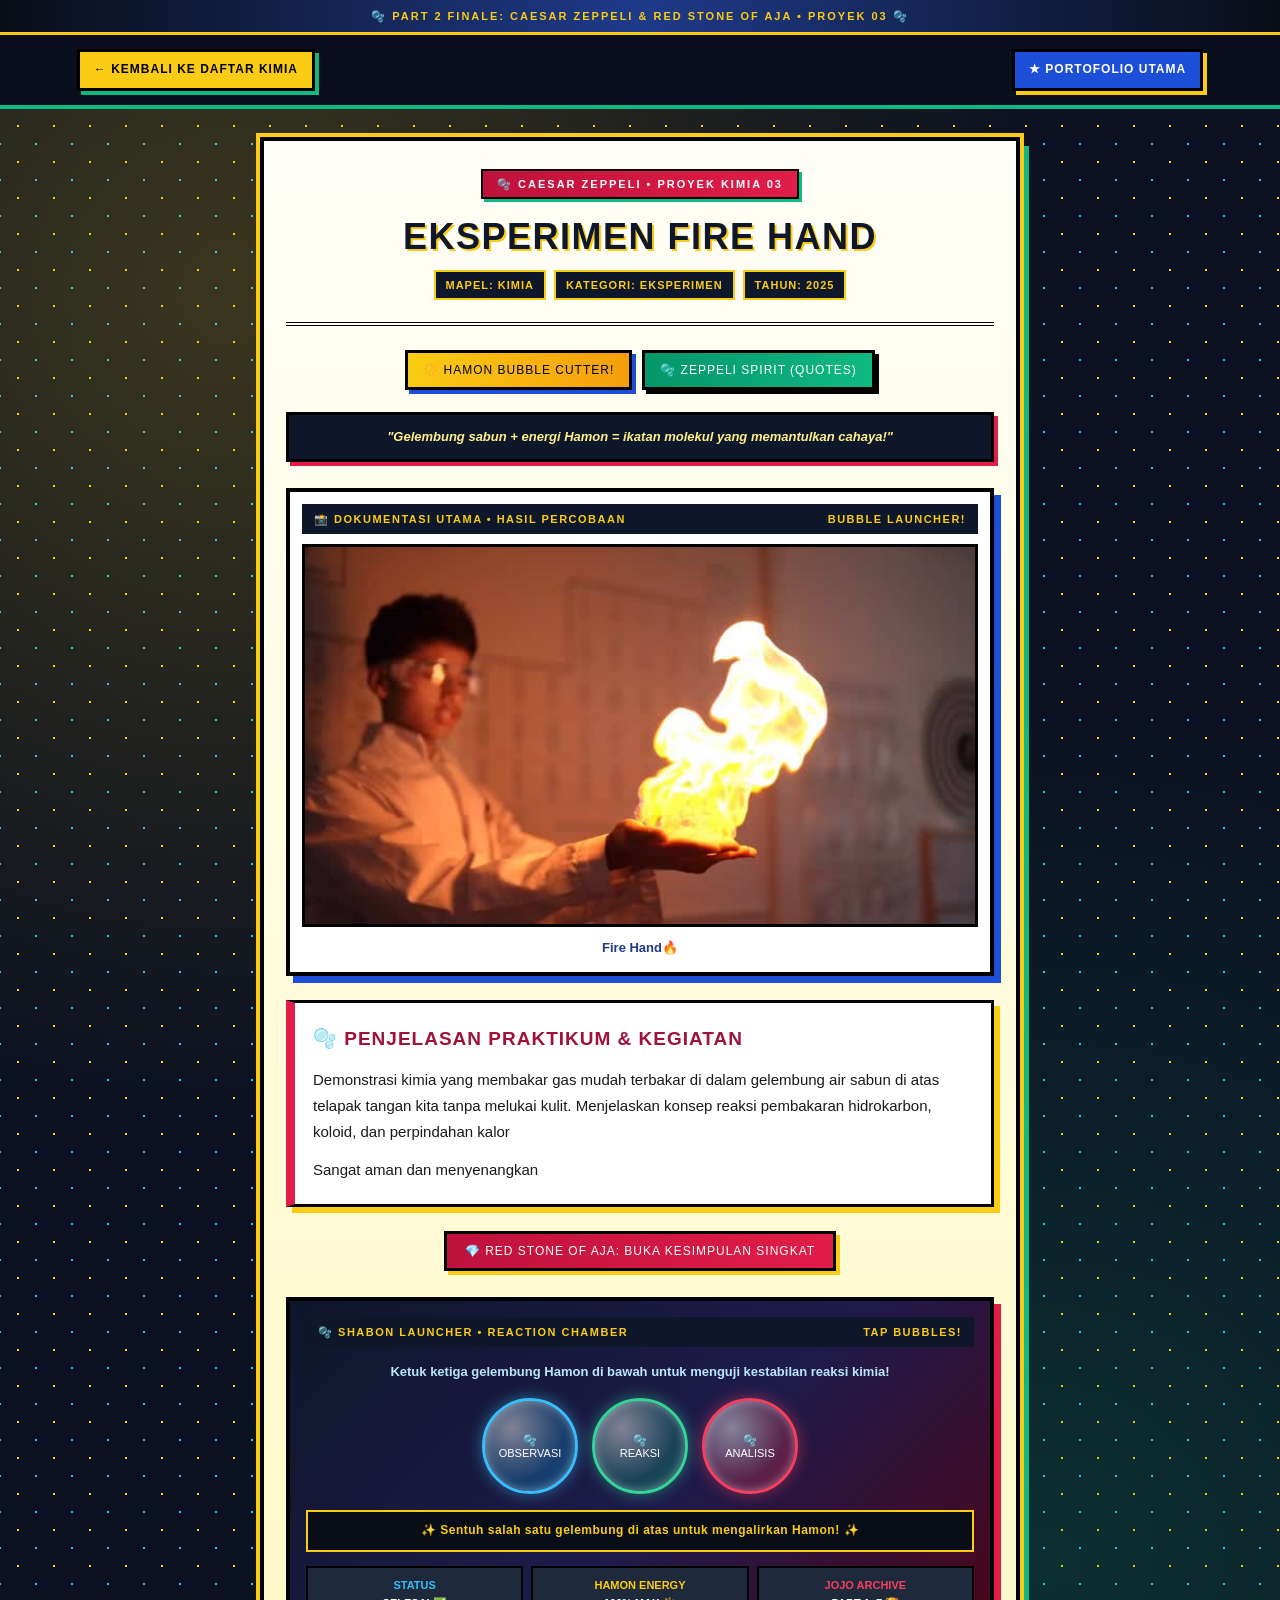
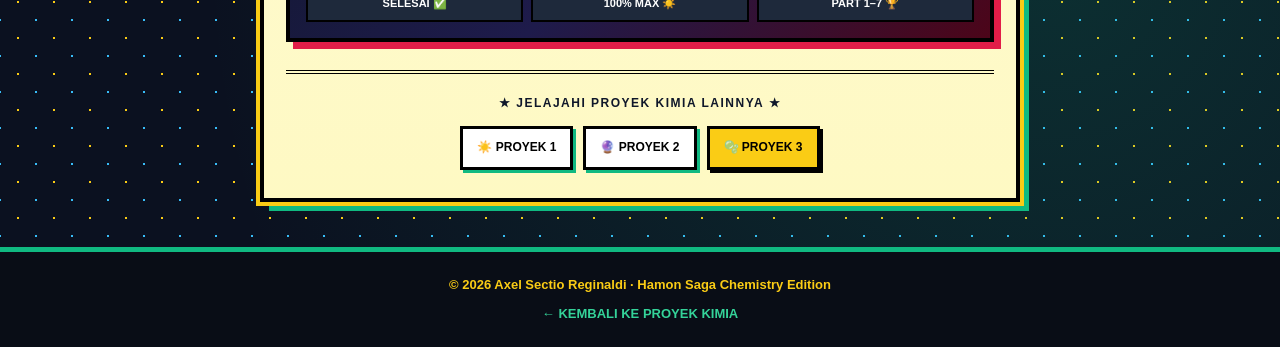
<file: kimia-karya3.html>
<!DOCTYPE html>
<html lang="id">
<head>
  <meta charset="UTF-8">
  <meta name="viewport" content="width=device-width, initial-scale=1.0">
  <title>Proyek Kimia 3 - Portofolio</title>
  <link rel="stylesheet" href="style-kimia-detail.css">
</head>
<body>
  <div class="hamon-ticker">
    🫧 PART 2 FINALE: CAESAR ZEPPELI &amp; RED STONE OF AJA • PROYEK 03 🫧
  </div>

  <nav class="hm-navbar">
    <a href="kimia.html" class="hm-nav-btn nav-back">← Kembali ke Daftar Kimia</a>
    <a href="index.html" class="hm-nav-btn nav-home">★ Portofolio Utama</a>
  </nav>

  <main class="hm-container">
    <article class="lab-sheet">
      <!-- 1. JUDUL SUB PROYEK KIMIA -->
      <header class="lab-header">
        <span class="hamon-badge" style="background: linear-gradient(90deg, #be123c, #e11d48); color: #ffffff;">🫧 CAESAR ZEPPELI • PROYEK KIMIA 03</span>
        <h1>Eksperimen Fire Hand</h1>
        <div class="lab-meta">
          <span>Mapel: Kimia</span>
          <span>Kategori: Eksperimen</span>
          <span>Tahun: 2025</span>
        </div>
      </header>

      <!-- GIMMICK INTERAKTIF PART 1 & 2 -->
      <div class="gimmick-bar">
        <button type="button" class="hm-btn btn-sunlight" onclick="toggleHamon()">
          ☀️ HAMON BUBBLE CUTTER!
        </button>
        <button type="button" class="hm-btn btn-predict" onclick="nextYouWillSay()">
          🫧 ZEPPELI SPIRIT (Quotes)
        </button>
      </div>
      <div id="hmQuote" class="prediction-banner">
        "Gelembung sabun + energi Hamon = ikatan molekul yang memantulkan cahaya!"
      </div>

      <!-- 2. FOTO DOKUMENTASI UTAMA (1 FOTO SAJA) -->
      <figure class="photo-frame" onclick="togglePhotoZoom(this)">
        <div class="photo-label">
          <span>📸 DOKUMENTASI UTAMA • HASIL PERCOBAAN</span>
          <span>BUBBLE LAUNCHER!</span>
        </div>
        <img
          src="images/ss6.jpg"
          alt="Dokumentasi Proyek Kimia 3"
          onerror="this.src='data:image/svg+xml;utf8,<svg xmlns=%22http://www.w3.org/2000/svg%22 width=%22800%22 height=%22450%22><rect width=%22100%25%22 height=%22100%25%22 fill=%22%234c0519%22/><text x=%2250%25%22 y=%2248%25%22 dominant-baseline=%22middle%22 text-anchor=%22middle%22 fill=%22%23facc15%22 font-family=%22Arial%22 font-size=%2224%22 font-weight=%22bold%22>🧪 TEMPAT FOTO DOKUMENTASI UTAMA</text><text x=%2250%25%22 y=%2258%25%22 dominant-baseline=%22middle%22 text-anchor=%22middle%22 fill=%22%23fda4af%22 font-family=%22Arial%22 font-size=%2216%22>(Masukkan foto ke folder images/kimia3-foto1.jpg)</text></svg>'"
        >
        <figcaption class="photo-caption">
          Fire Hand🔥
        </figcaption>
      </figure>

      <!-- 3. SPACE PENJELASAN KEGIATAN / PRAKTIKUM -->
      <section class="story-box" style="border-left-color: #e11d48;">
        <h2 style="color: #9f1239;">🫧 Penjelasan Praktikum &amp; Kegiatan</h2>
        <p>
          Demonstrasi kimia yang membakar gas mudah terbakar di dalam gelembung air sabun di atas telapak tangan kita tanpa melukai kulit.
          Menjelaskan konsep reaksi pembakaran hidrokarbon, koloid, dan perpindahan kalor
        </p>
        <p>
          Sangat aman dan menyenangkan
        </p>
      </section>

      <!-- GIMMICK RED STONE OF AJA -->
      <div class="aja-section">
        <button type="button" id="ajaBtn" class="aja-btn" onclick="toggleAja()">
          💎 RED STONE OF AJA: BUKA KESIMPULAN SINGKAT
        </button>
        <div id="ajaBox" class="aja-content">
          <strong>📌 Alat &amp; Bahan:</strong> Baskom/ember, air, sabun cuci piring cair, tabung gas portabel (butana), dan korek api pemantik panjang.
        </div>
      </div>

      <!-- 4. PENGGANTI FOTO 2: INTERACTIVE HAMON BUBBLE CHAMBER (SHABON LAUNCHER) -->
      <section style="
        background: linear-gradient(135deg, #0f172a 0%, #1e1b4b 55%, #4c0519 100%);
        border: 4px solid #000000;
        box-shadow: 7px 7px 0px #e11d48;
        padding: 16px;
        margin: 26px 0 10px;
        color: #ffffff;
        text-align: center;
      ">
        <div class="photo-label" style="margin-bottom: 14px;">
          <span>🫧 SHABON LAUNCHER • REACTION CHAMBER</span>
          <span>TAP BUBBLES!</span>
        </div>

        <p style="font-size: 13px; color: #bae6fd; font-weight: bold; margin: 0 0 16px;">
          Ketuk ketiga gelembung Hamon di bawah untuk menguji kestabilan reaksi kimia!
        </p>

        <!-- 3 Gelembung Interaktif -->
        <div style="display: flex; justify-content: center; flex-wrap: wrap; gap: 14px; margin-bottom: 16px;">
          <button
            type="button"
            onclick="chargeBubble(this, '🔬 OBSERVASI VALID: Data pengamatan tercatat 100% akurat!')"
            style="
              width: 96px;
              height: 96px;
              border-radius: 50%;
              border: 3px solid #38bdf8;
              background: radial-gradient(circle at 30% 30%, rgba(255,255,255,0.45), rgba(14,165,233,0.25) 60%, rgba(2,132,199,0.5) 100%);
              color: #ffffff;
              font-family: 'Arial Black', Impact, sans-serif;
              font-size: 11px;
              cursor: pointer;
              box-shadow: 0 0 15px rgba(56, 189, 248, 0.5), inset 0 0 10px rgba(255,255,255,0.4);
              transition: transform 0.2s ease, all 0.25s ease;
            "
          >
            🫧<br>OBSERVASI
          </button>

          <button
            type="button"
            onclick="chargeBubble(this, '⚗️ REAKSI STABIL: Ikatan unsur menyatu dengan energi Hamon!')"
            style="
              width: 96px;
              height: 96px;
              border-radius: 50%;
              border: 3px solid #34d399;
              background: radial-gradient(circle at 30% 30%, rgba(255,255,255,0.45), rgba(16,185,129,0.25) 60%, rgba(5,150,105,0.5) 100%);
              color: #ffffff;
              font-family: 'Arial Black', Impact, sans-serif;
              font-size: 11px;
              cursor: pointer;
              box-shadow: 0 0 15px rgba(52, 211, 153, 0.5), inset 0 0 10px rgba(255,255,255,0.4);
              transition: transform 0.2s ease, all 0.25s ease;
            "
          >
            🫧<br>REAKSI
          </button>

          <button
            type="button"
            onclick="chargeBubble(this, '💎 RED STONE POWER: Analisis selesai dengan hasil sempurna!')"
            style="
              width: 96px;
              height: 96px;
              border-radius: 50%;
              border: 3px solid #f43f5e;
              background: radial-gradient(circle at 30% 30%, rgba(255,255,255,0.45), rgba(244,63,94,0.25) 60%, rgba(190,18,60,0.5) 100%);
              color: #ffffff;
              font-family: 'Arial Black', Impact, sans-serif;
              font-size: 11px;
              cursor: pointer;
              box-shadow: 0 0 15px rgba(244, 63, 94, 0.5), inset 0 0 10px rgba(255,255,255,0.4);
              transition: transform 0.2s ease, all 0.25s ease;
            "
          >
            🫧<br>ANALISIS
          </button>
        </div>

        <!-- Readout Status Gelembung -->
        <div id="bubbleReadout" style="
          background-color: #090d16;
          border: 2px solid #facc15;
          color: #facc15;
          padding: 9px 12px;
          font-size: 12px;
          font-weight: 900;
          letter-spacing: 0.5px;
          margin-bottom: 14px;
        ">
          ✨ Sentuh salah satu gelembung di atas untuk mengalirkan Hamon! ✨
        </div>

        <!-- 3 Parameter Penutup Finale -->
        <div style="
          display: grid;
          grid-template-columns: repeat(3, 1fr);
          gap: 8px;
          font-size: 11px;
          font-weight: 900;
        ">
          <div style="background: #1e293b; border: 2px solid #000000; padding: 8px 4px; color: #38bdf8;">
            STATUS<br><span style="color: #ffffff;">SELESAI ✅</span>
          </div>
          <div style="background: #1e293b; border: 2px solid #000000; padding: 8px 4px; color: #facc15;">
            HAMON ENERGY<br><span style="color: #ffffff;">100% MAX ☀️</span>
          </div>
          <div style="background: #1e293b; border: 2px solid #000000; padding: 8px 4px; color: #f43f5e;">
            JOJO ARCHIVE<br><span style="color: #ffffff;">PART 1–7 🏆</span>
          </div>
        </div>
      </section>

      <!-- NAVIGASI ANTAR PROYEK KIMIA -->
      <nav class="sub-nav" aria-label="Navigasi Proyek Kimia">
        <div class="sub-nav-title">★ Jelajahi Proyek Kimia Lainnya ★</div>
        <div class="sub-nav-links">
          <a href="kimia-karya1.html">☀️ Proyek 1</a>
          <a href="kimia-karya2.html">🔮 Proyek 2</a>
          <a href="kimia-karya3.html" class="active-karya">🫧 Proyek 3</a>
        </div>
      </nav>
    </article>
  </main>

  <footer class="hm-footer">
    <p style="margin: 0 0 8px;">© 2026 Axel Sectio Reginaldi · Hamon Saga Chemistry Edition</p>
    <a href="kimia.html">← Kembali ke Proyek Kimia</a>
  </footer>

  <script>
    function toggleHamon() {
      document.body.classList.toggle("hamon-overdrive");
      const q = document.getElementById("hmQuote");
      q.textContent = document.body.classList.contains("hamon-overdrive")
        ? "🫧 HAMON BUBBLE LAUNCHER! Cahaya keemasan memancar dari setiap gelembung!"
        : "🫧 Mode normal aktif. Klik lagi kapan saja!";
    }

    const josephLines = [
      "🫧 Shabon Launcher! Tegangan permukaan air & sabun bekerja secara ilmiah!",
      "💎 RED STONE OF AJA! Memfokuskan energi cahaya hingga 100%!",
      "🤝 Ikatan kimia & ikatan JoBro tak akan pernah terputus!",
      "🎉 SELESAI! Seluruh rangkaian Part 1 sampai Part 7 telah terkumpul!"
    ];
    let jIdx = 0;
    function nextYouWillSay() {
      document.getElementById("hmQuote").textContent = josephLines[jIdx];
      jIdx = (jIdx + 1) % josephLines.length;
    }

    function toggleAja() {
      const box = document.getElementById("ajaBox");
      const btn = document.getElementById("ajaBtn");
      box.classList.toggle("open");
      btn.textContent = box.classList.contains("open")
        ? "💎 TUTUP CATATAN RED STONE OF AJA"
        : "💎 RED STONE OF AJA: BUKA KESIMPULAN SINGKAT";
    }

    /** @param {HTMLElement} frame */
    function togglePhotoZoom(frame) {
      frame.classList.toggle("zoomed");
    }

    /**
     * @param {HTMLButtonElement} btn
     * @param {string} msg
     */
    function chargeBubble(btn, msg) {
      btn.style.background = "radial-gradient(circle at 30% 30%, #fef08a, #f59e0b 70%, #b45309 100%)";
      btn.style.borderColor = "#facc15";
      btn.style.color = "#000000";
      btn.style.transform = "scale(1.1)";
      btn.style.boxShadow = "0 0 22px #facc15";
      document.getElementById("bubbleReadout").textContent = msg;

      setTimeout(() => {
        btn.style.transform = "scale(1)";
      }, 250);
    }
  </script>
</body>
</html>
</file>
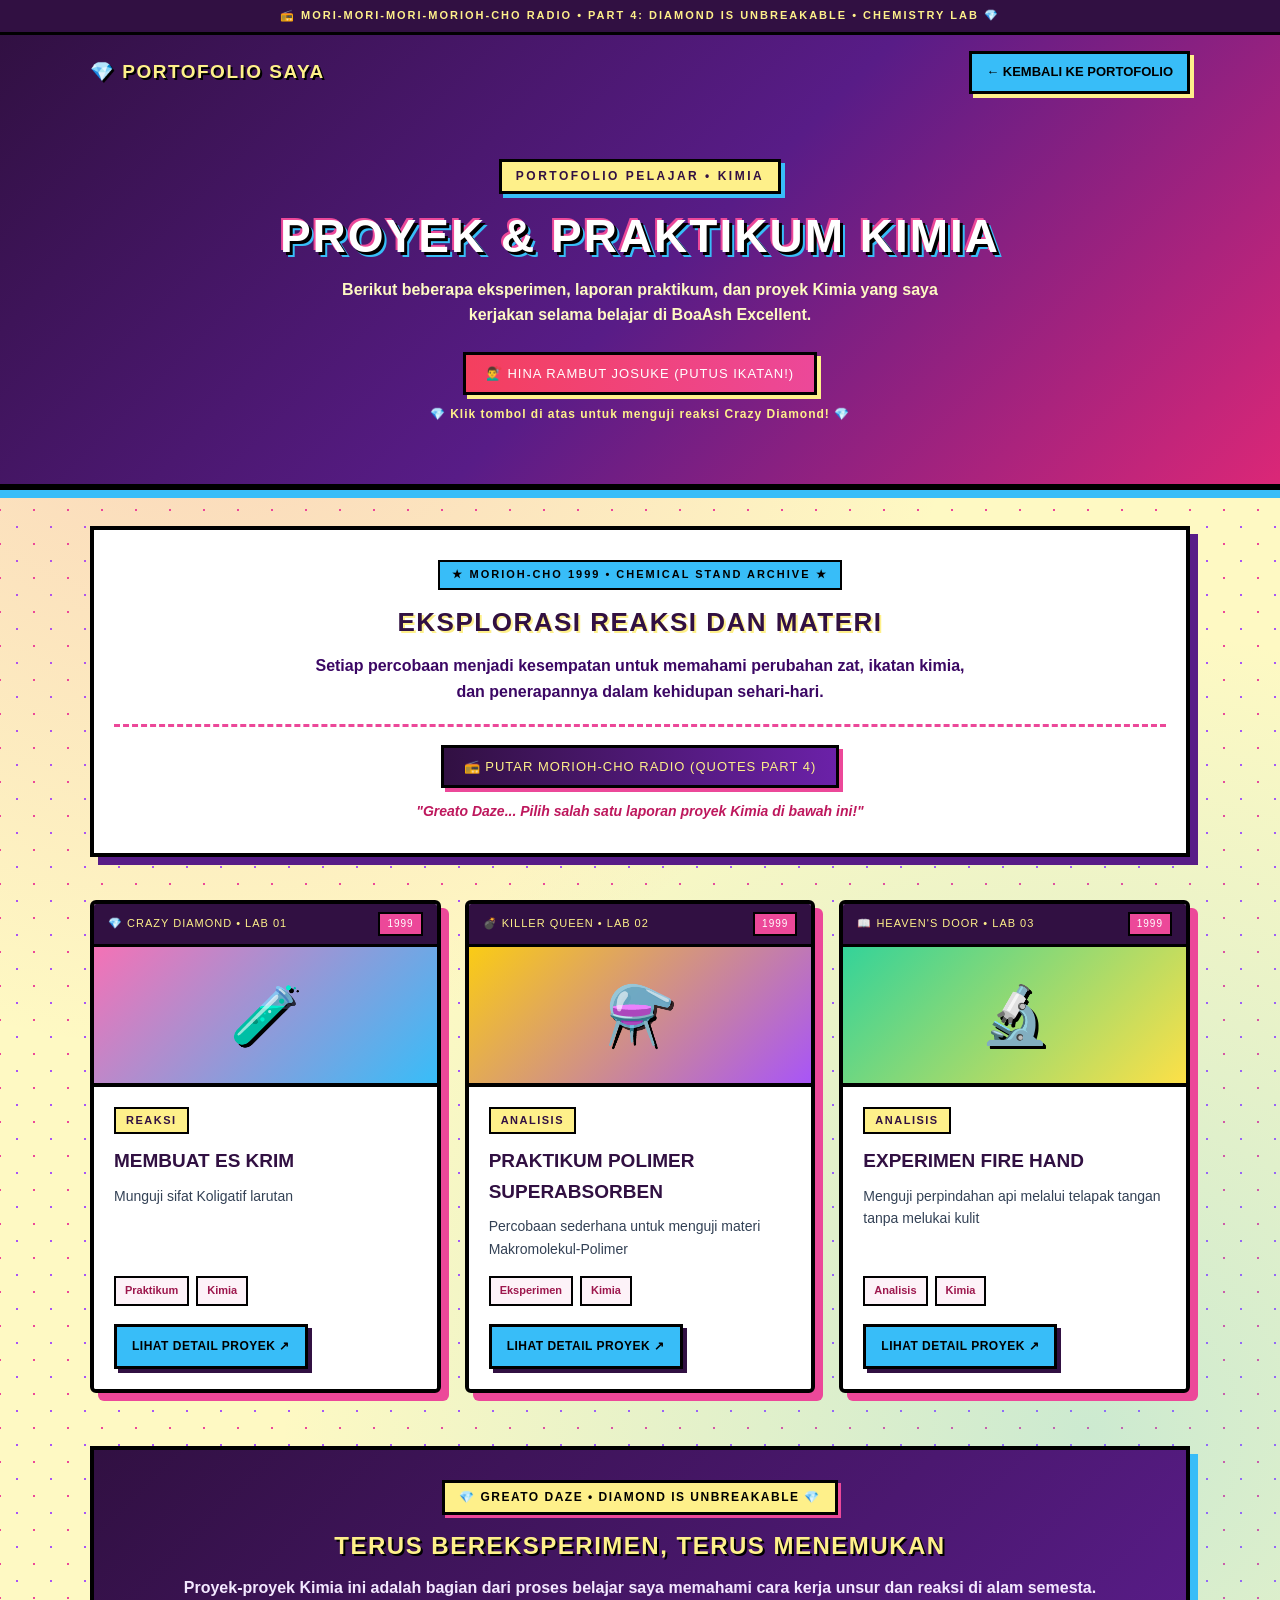
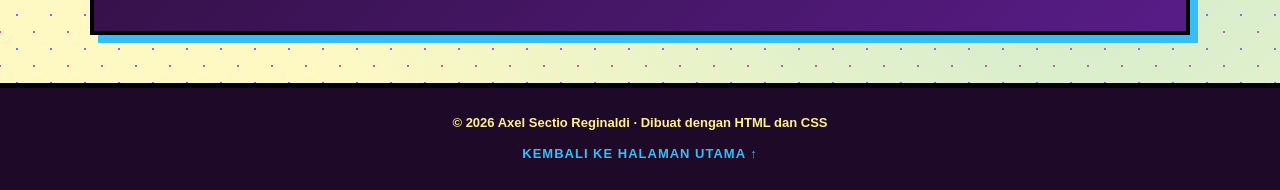
<file: kimia.html>
<!DOCTYPE html>
<html lang="id">
<head>
  <meta charset="UTF-8">
  <meta name="viewport" content="width=device-width, initial-scale=1.0">
  <meta name="description" content="Kumpulan proyek dan praktikum Kimia saya.">
  <title>Proyek Kimia Saya</title>
  <link rel="stylesheet" href="style-kimia.css">
</head>
<body>
  <!-- Ticker Morioh-cho Radio 1999 -->
  <div class="morioh-ticker">
    📻 MORI-MORI-MORI-MORIOH-CHO RADIO • PART 4: DIAMOND IS UNBREAKABLE • CHEMISTRY LAB 💎
  </div>

  <header class="site-header">
    <nav class="navbar">
      <a class="brand" href="index.html">💎 Portofolio Saya</a>
      <a class="back-link" href="index.html">← Kembali ke Portofolio</a>
    </nav>
    <div class="hero">
      <span class="eyebrow">PORTOFOLIO PELAJAR • KIMIA</span>
      <h1>Proyek &amp; Praktikum Kimia</h1>
      <p>Berikut beberapa eksperimen, laporan praktikum, dan proyek Kimia yang saya kerjakan selama belajar di BoaAsh Excellent.</p>

      <!-- Gimmick 1: Pemutusan & Restorasi Ikatan Crazy Diamond -->
      <div class="crazy-wrapper">
        <button type="button" id="crazyBtn" class="jojo4-btn btn-hair" onclick="toggleCrazyBond()">
          💇‍♂️ HINA RAMBUT JOSUKE (Putus Ikatan!)
        </button>
        <div id="crazyStatus" class="crazy-status">
          💎 Klik tombol di atas untuk menguji reaksi Crazy Diamond! 💎
        </div>
      </div>
    </div>
  </header>

  <main class="container">
    <section class="intro">
      <div class="morioh-crest">★ MORIOH-CHO 1999 • CHEMICAL STAND ARCHIVE ★</div>
      <h2>Eksplorasi Reaksi dan Materi</h2>
      <p>Setiap percobaan menjadi kesempatan untuk memahami perubahan zat, ikatan kimia, dan penerapannya dalam kehidupan sehari-hari.</p>

      <!-- Gimmick 2: Morioh-cho Radio & Heaven's Door Quote Reader -->
      <div class="radio-box">
        <button type="button" class="jojo4-btn btn-diamond" onclick="tuneMoriohRadio()">
          📻 PUTAR MORIOH-CHO RADIO (Quotes Part 4)
        </button>
        <p id="radioOutput" class="radio-output">
          "Greato Daze... Pilih salah satu laporan proyek Kimia di bawah ini!"
        </p>
      </div>
    </section>

    <section class="project-grid" aria-label="Daftar proyek Kimia">

      <!-- ====================================================
           SUB-PROYEK KIMIA 1 (EDIT JUDUL, DESKRIPSI & TAG DI SINI)
           ==================================================== -->
      <article class="project-card" onclick="diamondShine(this)">
        <div class="stand-header">
          <span>💎 CRAZY DIAMOND • LAB 01</span>
          <span class="badge-1999">1999</span>
        </div>
        <div class="project-visual visual-pink"><span>🧪</span></div>
        <div class="project-content">
          <span class="category">REAKSI</span>
          <h3>Membuat Es krim</h3>
          <p>Munguji sifat Koligatif larutan</p>
          <div class="tags">
            <span>Praktikum</span>
            <span>Kimia</span>
          </div>
          <a class="project-link" href="kimia-karya1.html">Lihat detail proyek ↗</a>
        </div>
      </article>

      <!-- ====================================================
           SUB-PROYEK KIMIA 2 (EDIT JUDUL, DESKRIPSI & TAG DI SINI)
           ==================================================== -->
      <article class="project-card" onclick="diamondShine(this)">
        <div class="stand-header">
          <span>💣 KILLER QUEEN • LAB 02</span>
          <span class="badge-1999">1999</span>
        </div>
        <div class="project-visual visual-gold"><span>⚗️</span></div>
        <div class="project-content">
          <span class="category">Analisis</span>
          <h3>Praktikum Polimer Superabsorben</h3>
          <p>Percobaan sederhana untuk menguji materi Makromolekul-Polimer</p>
          <div class="tags">
            <span>Eksperimen</span>
            <span>Kimia</span>
          </div>
          <a class="project-link" href="kimia-karya2.html">Lihat detail proyek ↗</a>
        </div>
      </article>

      <!-- ====================================================
           SUB-PROYEK KIMIA 3 (EDIT JUDUL, DESKRIPSI & TAG DI SINI)
           ==================================================== -->
      <article class="project-card" onclick="diamondShine(this)">
        <div class="stand-header">
          <span>📖 HEAVEN'S DOOR • LAB 03</span>
          <span class="badge-1999">1999</span>
        </div>
        <div class="project-visual visual-mint"><span>🔬</span></div>
        <div class="project-content">
          <span class="category">ANALISIS</span>
          <h3>Experimen Fire Hand</h3>
          <p>Menguji perpindahan api melalui telapak tangan tanpa melukai kulit</p>
          <div class="tags">
            <span>Analisis</span>
            <span>Kimia</span>
          </div>
          <a class="project-link" href="kimia-karya3.html">Lihat detail proyek ↗</a>
        </div>
      </article>

    </section>

    <section class="note">
      <div class="greato-tag">💎 GREATO DAZE • DIAMOND IS UNBREAKABLE 💎</div>
      <h2>Terus Bereksperimen, Terus Menemukan</h2>
      <p>Proyek-proyek Kimia ini adalah bagian dari proses belajar saya memahami cara kerja unsur dan reaksi di alam semesta.</p>
    </section>
  </main>

  <footer class="footer">
    <p>© 2026 Axel Sectio Reginaldi · Dibuat dengan HTML dan CSS</p>
    <a href="index.html">Kembali ke halaman utama ↑</a>
  </footer>

  <!-- Script Gimmick JoJo Part 4: Diamond is Unbreakable -->
  <script>
    let bondBroken = false;

    function toggleCrazyBond() {
      bondBroken = !bondBroken;
      const body = document.body;
      const btn = document.getElementById("crazyBtn");
      const status = document.getElementById("crazyStatus");

      if (bondBroken) {
        body.classList.add("broken-bond");
        body.classList.remove("restored-diamond");
        btn.textContent = "💎 CRAZY DIAMOND: DORARARA! (Pulihkan!)";
        btn.className = "jojo4-btn btn-restore";
        status.textContent = "💢 APA KAU BILANG TENTANG RAMBUTKU?! Ikatan kartu terpecah!";
      } else {
        body.classList.remove("broken-bond");
        body.classList.add("restored-diamond");
        btn.textContent = "💇‍♂️ HINA RAMBUT JOSUKE (Putus Ikatan!)";
        btn.className = "jojo4-btn btn-hair";
        status.textContent = "💎 DORARARARA! Crazy Diamond menyusun ulang ikatan lebih kuat!";
        setTimeout(() => {
          body.classList.remove("restored-diamond");
        }, 1200);
      }
    }

    const moriohQuotes = [
      "💎 GREATO DAZE! Crazy Diamond menyusun kembali molekul hingga sempurna!",
      "✋ ZA HANDO! Okuyasu menghapus semua kesalahan perhitungan mol!",
      "📖 HEAVEN'S DOOR! Rohan membaca seluruh rumus reaksi kimia dalam sekejap!",
      "💣 KILLER QUEEN! Reaksi eksoterm melepaskan energi panas yang luar biasa!",
      "📻 Good morning Morioh-cho! Semangat praktikum Kimia hari ini!"
    ];
    let radioIdx = 0;

    function tuneMoriohRadio() {
      const output = document.getElementById("radioOutput");
      output.textContent = moriohQuotes[radioIdx];
      radioIdx = (radioIdx + 1) % moriohQuotes.length;
    }

    /** @param {HTMLElement} card */
    function diamondShine(card) {
      card.classList.add("diamond-pulse");
      setTimeout(() => {
        card.classList.remove("diamond-pulse");
      }, 600);
    }
  </script>
</body>
</html>
</file>
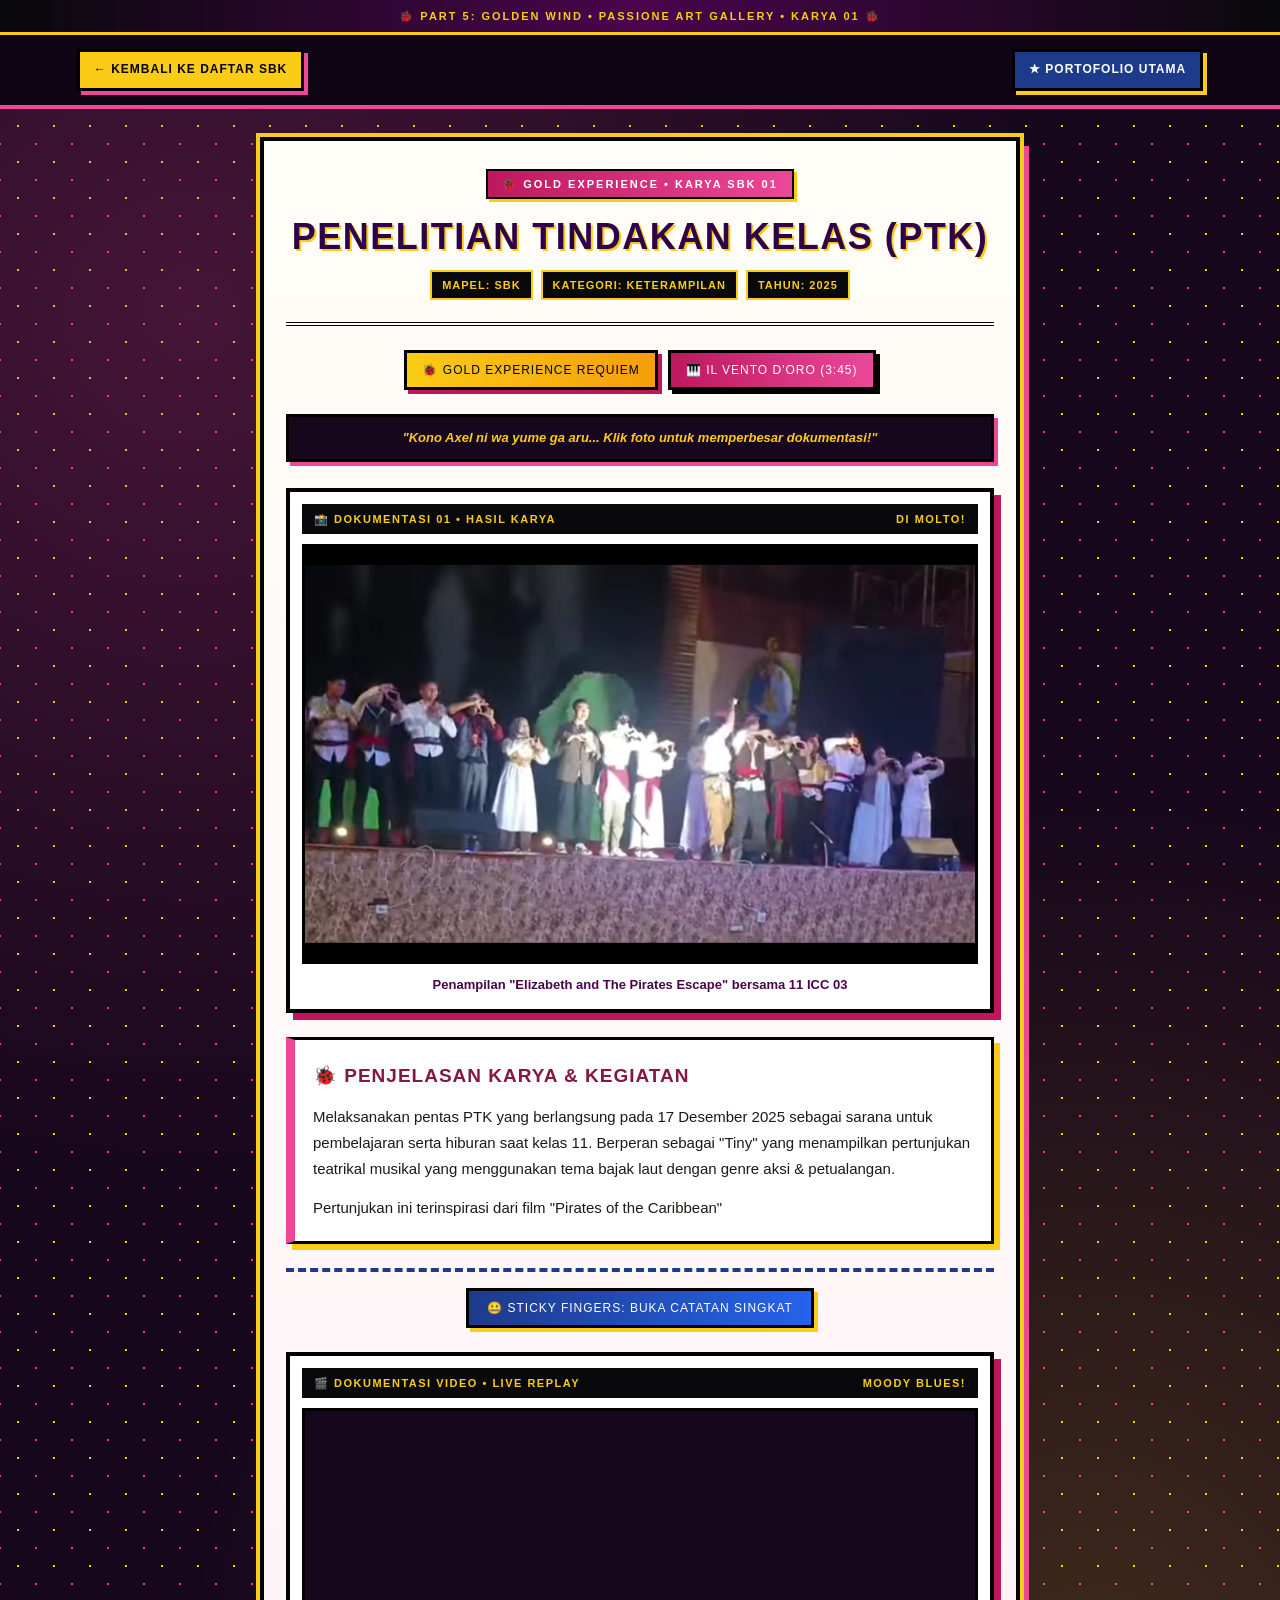
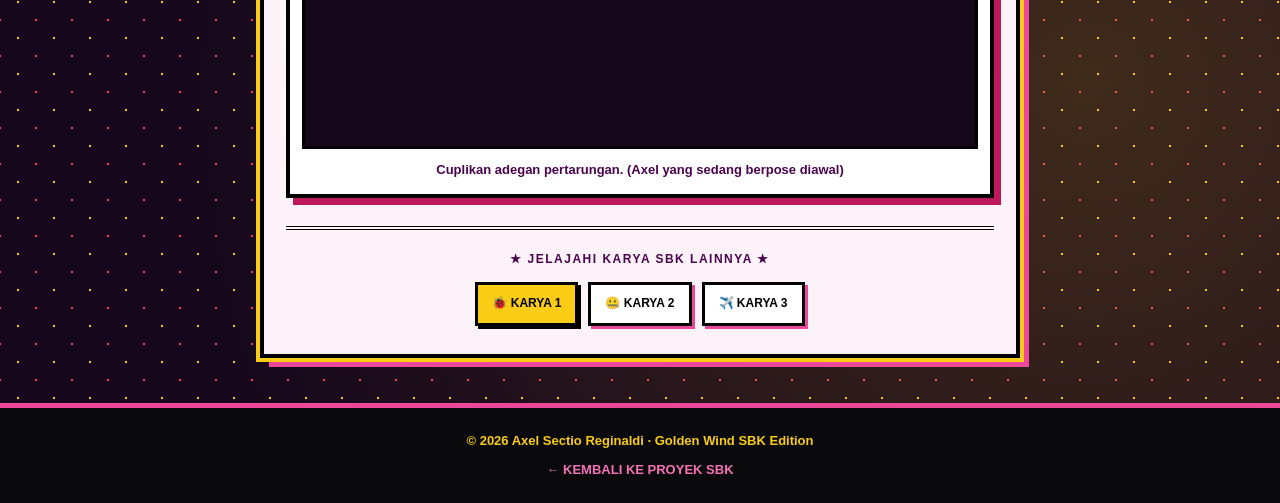
<file: sbk-karya1.html>
<!DOCTYPE html>
<html lang="id">
<head>
  <meta charset="UTF-8">
  <meta name="viewport" content="width=device-width, initial-scale=1.0">
  <title>Karya SBK 1 - Portofolio</title>
  <link rel="stylesheet" href="style-sbk-detail.css">
</head>
<body>
  <div class="passione-ticker">
    🐞 PART 5: GOLDEN WIND • PASSIONE ART GALLERY • KARYA 01 🐞
  </div>

  <nav class="gw-navbar">
    <a href="sbk.html" class="gw-nav-btn nav-back">← Kembali ke Daftar SBK</a>
    <a href="index.html" class="gw-nav-btn nav-home">★ Portofolio Utama</a>
  </nav>

  <main class="gw-container">
    <article class="art-sheet">
      <!-- 1. JUDUL SUB KARYA -->
      <header class="art-header">
        <span class="gang-badge">🐞 GOLD EXPERIENCE • KARYA SBK 01</span>
        <h1>Penelitian Tindakan Kelas (PTK)</h1>
        <div class="art-meta">
          <span>Mapel: SBK</span>
          <span>Kategori: Keterampilan</span>
          <span>Tahun: 2025</span>
        </div>
      </header>

      <!-- GIMMICK INTERAKTIF PART 5 -->
      <div class="gimmick-bar">
        <button type="button" class="gw-btn btn-giorno" onclick="toggleRequiem()">
          🐞 GOLD EXPERIENCE REQUIEM
        </button>
        <button type="button" class="gw-btn btn-piano" onclick="playVentoQuote()">
          🎹 IL VENTO D'ORO (3:45)
        </button>
      </div>
      <div id="gwQuote" class="quote-banner">
        "Kono Axel ni wa yume ga aru... Klik foto untuk memperbesar dokumentasi!"
      </div>

      <!-- 2. FOTO DOKUMENTASI PERTAMA (DI BAWAH JUDUL) -->
      <figure class="photo-frame" onclick="togglePhotoZoom(this)">
        <div class="photo-label">
          <span>📸 DOKUMENTASI 01 • HASIL KARYA</span>
          <span>DI MOLTO!</span>
        </div>
        <!-- Ganti src dengan nama file fotomu di folder images, contoh: images/sbk1-atas.jpg -->
        <img
          src="images/ss1.jpg"
          alt="Dokumentasi 1 Karya SBK 1"
          onerror="this.src='data:image/svg+xml;utf8,<svg xmlns=%22http://www.w3.org/2000/svg%22 width=%22800%22 height=%22450%22><rect width=%22100%25%22 height=%22100%25%22 fill=%22%232e0249%22/><text x=%2250%25%22 y=%2248%25%22 dominant-baseline=%22middle%22 text-anchor=%22middle%22 fill=%22%23facc15%22 font-family=%22Arial%22 font-size=%2224%22 font-weight=%22bold%22>📸 TEMPAT FOTO DOKUMENTASI 1</text><text x=%2250%25%22 y=%2258%25%22 dominant-baseline=%22middle%22 text-anchor=%22middle%22 fill=%22%23f472b6%22 font-family=%22Arial%22 font-size=%2216%22>(Masukkan foto ke folder images/sbk1-foto1.jpg)</text></svg>'"
        >
        <figcaption class="photo-caption">
          Penampilan "Elizabeth and The Pirates Escape" bersama 11 ICC 03
        </figcaption>
      </figure>

      <!-- 3. SPACE PENJELASAN TENTANG KEGIATAN / KARYA -->
      <section class="story-box">
        <h2>🐞 Penjelasan Karya &amp; Kegiatan</h2>
        <p>
          Melaksanakan pentas PTK yang berlangsung pada 17 Desember 2025 sebagai sarana untuk pembelajaran serta hiburan
          saat kelas 11. Berperan sebagai "Tiny" yang menampilkan pertunjukan teatrikal musikal yang menggunakan tema bajak laut dengan genre aksi & petualangan.
        </p>
        <p>
          Pertunjukan ini terinspirasi dari film "Pirates of the Caribbean"
        </p>
      </section>

      <!-- GIMMICK STICKY FINGERS ZIPPER (OPSIONAL CATATAN TAMBAHAN) -->
      <div class="zipper-section">
        <div class="zipper-track"></div>
        <button type="button" id="zipperBtn" class="zipper-btn" onclick="toggleZipper()">
          🤐 STICKY FINGERS: BUKA CATATAN SINGKAT
        </button>
        <div id="zipperBox" class="zipper-content">
          <strong>📌 Catatan Tambahan:</strong> Pertunjukan pentas seni dalam rangka besar yang pertama dan terakhir semasa SMA, lelah namun sangat menyenangkan!
        </div>
      </div>

      <!-- 4. FOTO DOKUMENTASI KEDUA (DI BAGIAN BAWAH) -->
            <!-- BLOK VIDEO DOKUMENTASI LOOPING (PENGGANTI FOTO 1 ATAU 2) -->
      <figure class="photo-frame" onclick="togglePhotoZoom(this)">
        <div class="photo-label">
          <span>🎬 DOKUMENTASI VIDEO • LIVE REPLAY</span>
          <span>MOODY BLUES!</span>
        </div>

        <!-- Ganti src dengan nama file MP4 kamu di dalam folder images -->
        <video
          src="images/vid1.mp4"
          autoplay
          loop
          muted
          playsinline
          style="
            width: 100%;
            max-height: 420px;
            object-fit: cover;
            display: block;
            border: 3px solid #000000;
            background-color: #16071c;
          "
        >
          Browser kamu tidak mendukung pemutaran video MP4.
        </video>

        <figcaption class="photo-caption">
          Cuplikan adegan pertarungan. (Axel yang sedang berpose diawal)
        </figcaption>
      </figure>


      <!-- NAVIGASI PINDAH KARYA SBK -->
      <nav class="sub-nav" aria-label="Navigasi Karya SBK">
        <div class="sub-nav-title">★ Jelajahi Karya SBK Lainnya ★</div>
        <div class="sub-nav-links">
          <a href="sbk-karya1.html" class="active-karya">🐞 Karya 1</a>
          <a href="sbk-karya2.html">🤐 Karya 2</a>
          <a href="sbk-karya3.html">✈️ Karya 3</a>
        </div>
      </nav>
    </article>
  </main>

  <footer class="gw-footer">
    <p style="margin: 0 0 8px;">© 2026 Axel Sectio Reginaldi · Golden Wind SBK Edition</p>
    <a href="sbk.html">← Kembali ke Proyek SBK</a>
  </footer>

  <script>
    function toggleRequiem() {
      document.body.classList.toggle("requiem-mode");
      const q = document.getElementById("gwQuote");
      if (document.body.classList.contains("requiem-mode")) {
        q.textContent = "✨ GOLD EXPERIENCE REQUIEM! Aura keemasan memancarkan energi kehidupan pada karya ini!";
      } else {
        q.textContent = "🐞 Aura kembali normal. Klik lagi kapan saja untuk mode Requiem!";
      }
    }

    const ventoQuotes = [
      "🎹 *Piano Giorno mulai berbunyi* — Karya ini dibuat dengan tekad (Resolve) penuh!",
      "🐞 GOLD EXPERIENCE! Memberi kehidupan dan makna pada setiap goresan seni!",
      "🇮🇹 DI MOLTO! Perpaduan warna dan komposisi yang sangat berkelas!",
      "👊 MUDA MUDA MUDA! Tidak ada rasa malas yang bisa menghentikan kreativitas!"
    ];
    let vIdx = 0;
    function playVentoQuote() {
      document.getElementById("gwQuote").textContent = ventoQuotes[vIdx];
      vIdx = (vIdx + 1) % ventoQuotes.length;
    }

    function toggleZipper() {
      const box = document.getElementById("zipperBox");
      const btn = document.getElementById("zipperBtn");
      box.classList.toggle("open");
      btn.textContent = box.classList.contains("open")
        ? "🤐 ARI ARI ARI! TUTUP RESLETING"
        : "🤐 STICKY FINGERS: BUKA CATATAN SINGKAT";
    }

    /** @param {HTMLElement} frame */
    function togglePhotoZoom(frame) {
      frame.classList.toggle("zoomed");
    }
  </script>
</body>
</html>
</file>
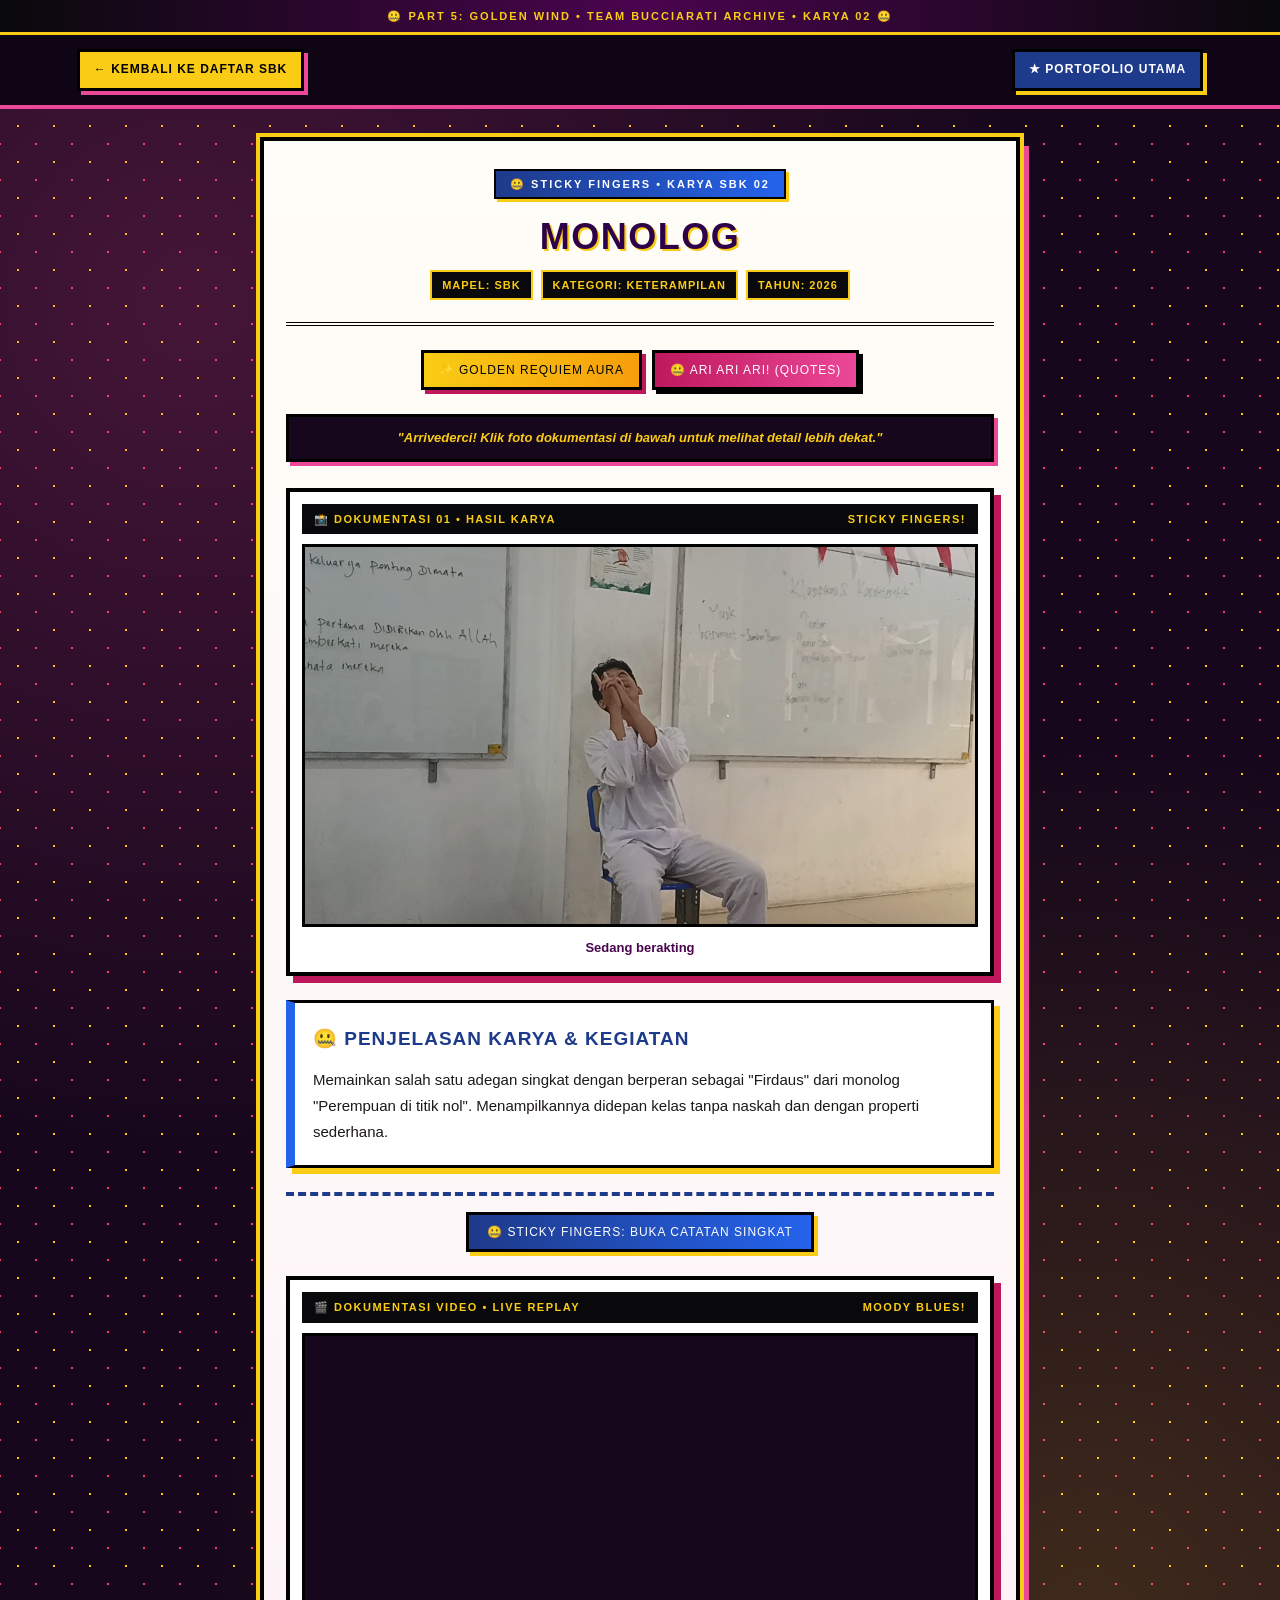
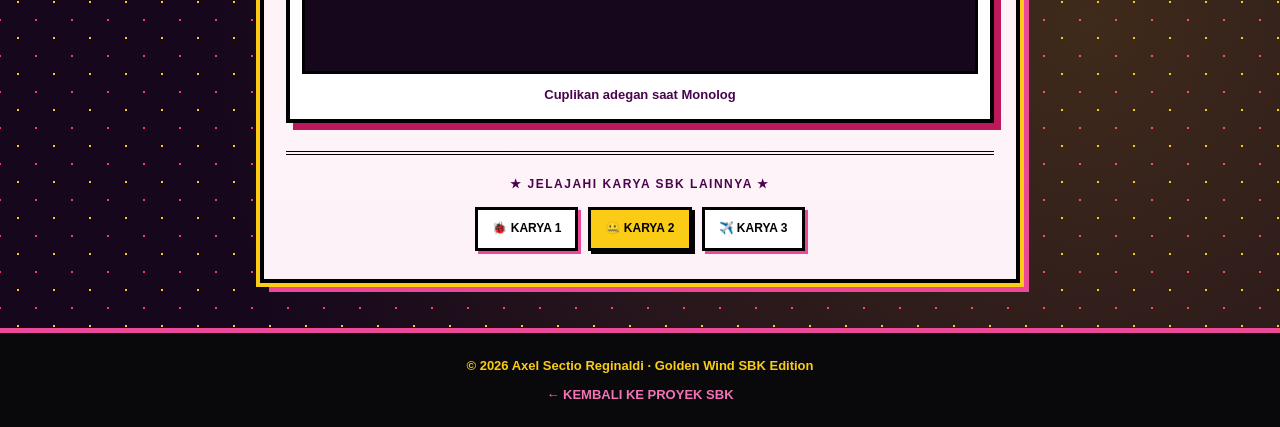
<file: sbk-karya2.html>
<!DOCTYPE html>
<html lang="id">
<head>
  <meta charset="UTF-8">
  <meta name="viewport" content="width=device-width, initial-scale=1.0">
  <title>Karya SBK 2 - Portofolio</title>
  <link rel="stylesheet" href="style-sbk-detail.css">
</head>
<body>
  <div class="passione-ticker">
    🤐 PART 5: GOLDEN WIND • TEAM BUCCIARATI ARCHIVE • KARYA 02 🤐
  </div>

  <nav class="gw-navbar">
    <a href="sbk.html" class="gw-nav-btn nav-back">← Kembali ke Daftar SBK</a>
    <a href="index.html" class="gw-nav-btn nav-home">★ Portofolio Utama</a>
  </nav>

  <main class="gw-container">
    <article class="art-sheet">
      <!-- 1. JUDUL SUB KARYA -->
      <header class="art-header">
        <span class="gang-badge" style="background: linear-gradient(90deg, #1e3a8a, #2563eb);">🤐 STICKY FINGERS • KARYA SBK 02</span>
        <h1>Monolog</h1>
        <div class="art-meta">
          <span>Mapel: SBK</span>
          <span>Kategori: Keterampilan</span>
          <span>Tahun: 2026</span>
        </div>
      </header>

      <!-- GIMMICK INTERAKTIF PART 5 -->
      <div class="gimmick-bar">
        <button type="button" class="gw-btn btn-giorno" onclick="toggleRequiem()">
          ✨ GOLDEN REQUIEM AURA
        </button>
        <button type="button" class="gw-btn btn-piano" onclick="playVentoQuote()">
          🤐 ARI ARI ARI! (Quotes)
        </button>
      </div>
      <div id="gwQuote" class="quote-banner">
        "Arrivederci! Klik foto dokumentasi di bawah untuk melihat detail lebih dekat."
      </div>

      <!-- 2. FOTO DOKUMENTASI PERTAMA -->
      <figure class="photo-frame" onclick="togglePhotoZoom(this)">
        <div class="photo-label">
          <span>📸 DOKUMENTASI 01 • HASIL KARYA</span>
          <span>STICKY FINGERS!</span>
        </div>
        <img
          src="images/ss2.jpg"
          alt="Dokumentasi 1 Karya SBK 2"
          onerror="this.src='data:image/svg+xml;utf8,<svg xmlns=%22http://www.w3.org/2000/svg%22 width=%22800%22 height=%22450%22><rect width=%22100%25%22 height=%22100%25%22 fill=%22%231e1b4b%22/><text x=%2250%25%22 y=%2248%25%22 dominant-baseline=%22middle%22 text-anchor=%22middle%22 fill=%22%23facc15%22 font-family=%22Arial%22 font-size=%2224%22 font-weight=%22bold%22>📸 TEMPAT FOTO DOKUMENTASI 1</text><text x=%2250%25%22 y=%2258%25%22 dominant-baseline=%22middle%22 text-anchor=%22middle%22 fill=%22%2338bdf8%22 font-family=%22Arial%22 font-size=%2216%22>(Masukkan foto ke folder images/sbk2-foto1.jpg)</text></svg>'"
        >
        <figcaption class="photo-caption">
          Sedang berakting
        </figcaption>
      </figure>

      <!-- 3. SPACE PENJELASAN TENTANG KEGIATAN / KARYA -->
      <section class="story-box" style="border-left-color: #2563eb;">
        <h2 style="color: #1e3a8a;">🤐 Penjelasan Karya &amp; Kegiatan</h2>
        <p>
          Memainkan salah satu adegan singkat dengan berperan sebagai "Firdaus" dari monolog "Perempuan di titik nol".
          Menampilkannya didepan kelas tanpa naskah dan dengan properti sederhana.
        </p>
      
      </section>

      <!-- GIMMICK STICKY FINGERS ZIPPER -->
      <div class="zipper-section">
        <div class="zipper-track"></div>
        <button type="button" id="zipperBtn" class="zipper-btn" onclick="toggleZipper()">
          🤐 STICKY FINGERS: BUKA CATATAN SINGKAT
        </button>
        <div id="zipperBox" class="zipper-content">
          <strong>📌 Catatan Tambahan:</strong> Praktek pertama & pembuka dikelas 12
        </div>
      </div>

      <!-- 4. FOTO DOKUMENTASI KEDUA -->
            <!-- BLOK VIDEO DOKUMENTASI LOOPING (PENGGANTI FOTO 1 ATAU 2) -->
      <figure class="photo-frame" onclick="togglePhotoZoom(this)">
        <div class="photo-label">
          <span>🎬 DOKUMENTASI VIDEO • LIVE REPLAY</span>
          <span>MOODY BLUES!</span>
        </div>

        <!-- Ganti src dengan nama file MP4 kamu di dalam folder images -->
        <video
          src="images/vid2.mp4"
          autoplay
          loop
          muted
          playsinline
          style="
            width: 100%;
            max-height: 420px;
            object-fit: cover;
            display: block;
            border: 3px solid #000000;
            background-color: #16071c;
          "
        >
          Browser kamu tidak mendukung pemutaran video MP4.
        </video>

        <figcaption class="photo-caption">
          Cuplikan adegan saat Monolog
        </figcaption>
      </figure>

      <!-- NAVIGASI ANTAR KARYA SBK -->
      <nav class="sub-nav" aria-label="Navigasi Karya SBK">
        <div class="sub-nav-title">★ Jelajahi Karya SBK Lainnya ★</div>
        <div class="sub-nav-links">
          <a href="sbk-karya1.html">🐞 Karya 1</a>
          <a href="sbk-karya2.html" class="active-karya">🤐 Karya 2</a>
          <a href="sbk-karya3.html">✈️ Karya 3</a>
        </div>
      </nav>
    </article>
  </main>

  <footer class="gw-footer">
    <p style="margin: 0 0 8px;">© 2026 Axel Sectio Reginaldi · Golden Wind SBK Edition</p>
    <a href="sbk.html">← Kembali ke Proyek SBK</a>
  </footer>

  <script>
    function toggleRequiem() {
      document.body.classList.toggle("requiem-mode");
      const q = document.getElementById("gwQuote");
      q.textContent = document.body.classList.contains("requiem-mode")
        ? "✨ GOLD EXPERIENCE REQUIEM! Seluruh panel bersinar dengan energi emas!"
        : "🤐 Mode normal aktif. Klik lagi kapan saja!";
    }

    const ventoQuotes = [
      "🤐 ARI ARI ARI ARI!! Membuka ruang kreativitas tanpa batas!",
      "👋 Arrivederci! Karya selesai dengan rapi dan penuh dedikasi!",
      "🔫 SEX PISTOLS! PASS! PASS! PASS! Setiap detail tepat sasaran!",
      "🇮🇹 BENISSIMO! Hasil kerja keras tim & ketelitian pribadi!"
    ];
    let vIdx = 0;
    function playVentoQuote() {
      document.getElementById("gwQuote").textContent = ventoQuotes[vIdx];
      vIdx = (vIdx + 1) % ventoQuotes.length;
    }

    function toggleZipper() {
      const box = document.getElementById("zipperBox");
      const btn = document.getElementById("zipperBtn");
      box.classList.toggle("open");
      btn.textContent = box.classList.contains("open")
        ? "🤐 ARI ARI ARI! TUTUP RESLETING"
        : "🤐 STICKY FINGERS: BUKA CATATAN SINGKAT";
    }

    /** @param {HTMLElement} frame */
    function togglePhotoZoom(frame) {
      frame.classList.toggle("zoomed");
    }
  </script>
</body>
</html>
</file>
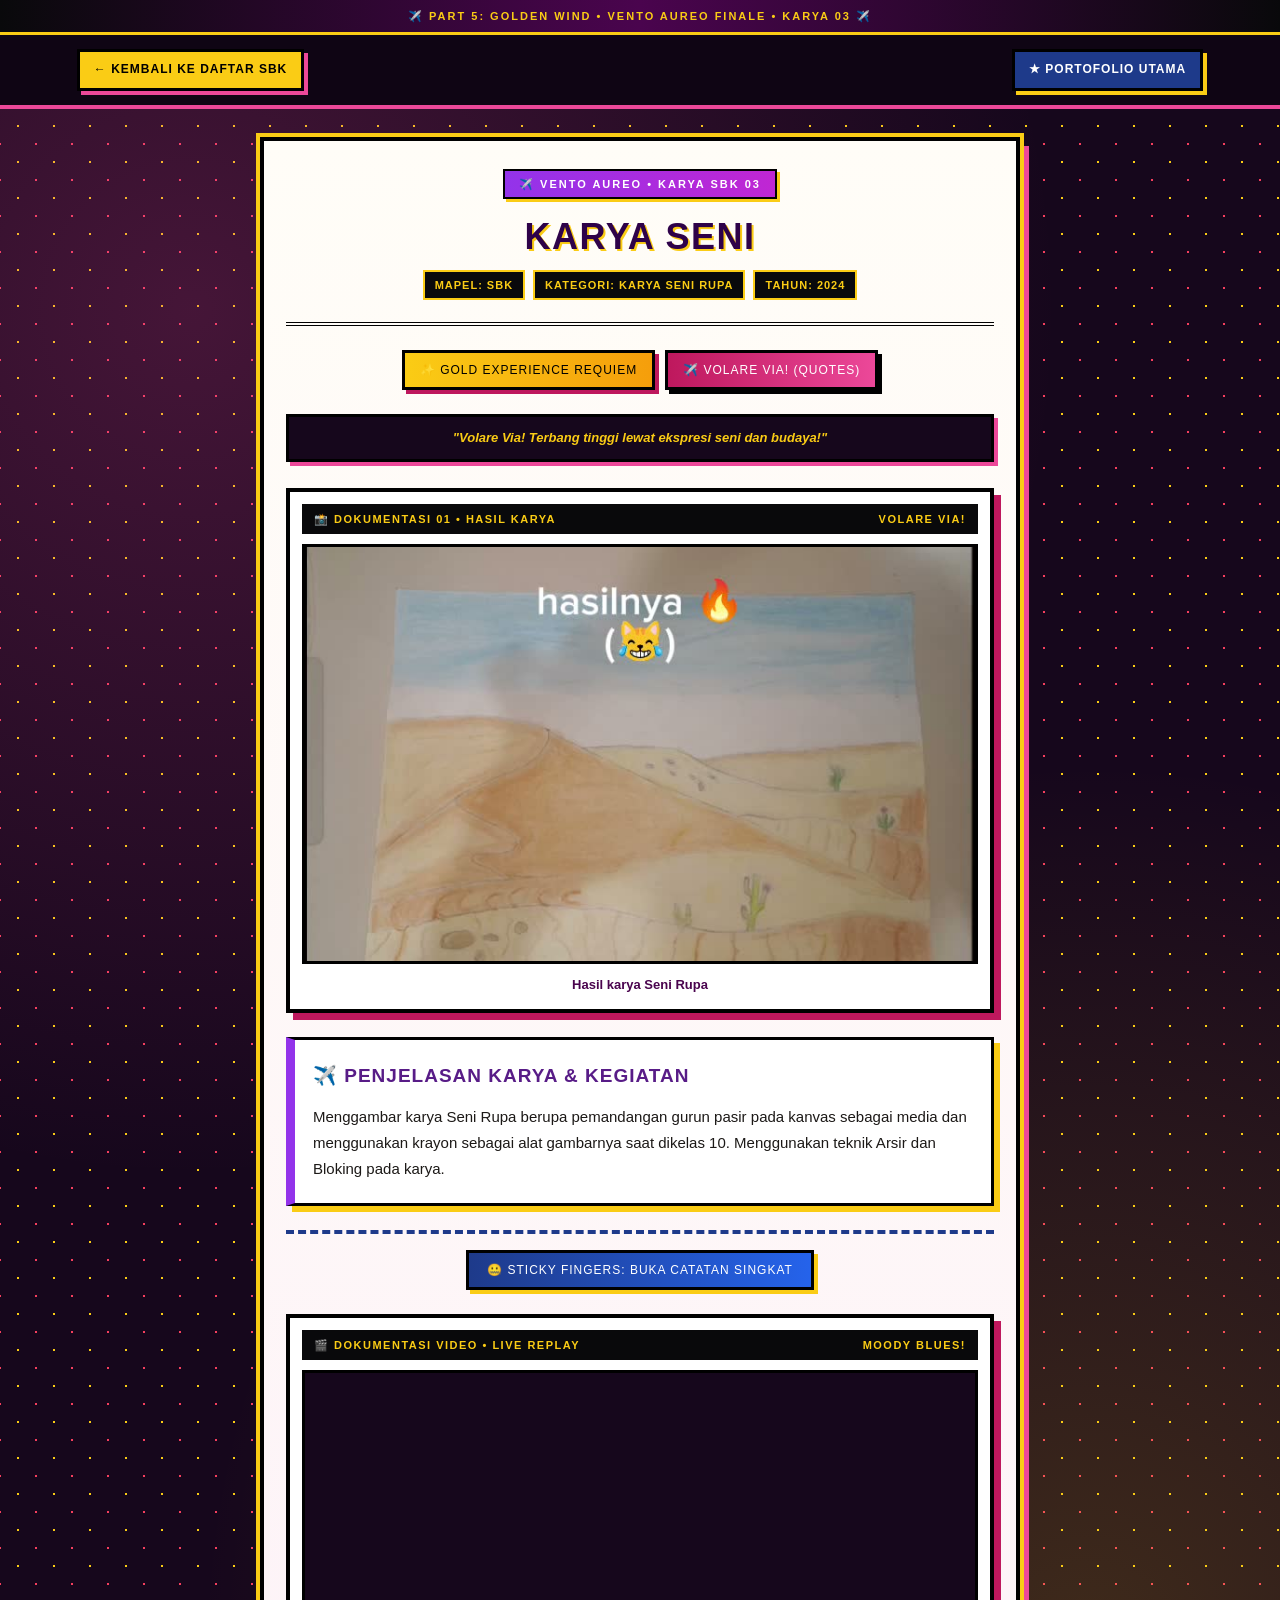
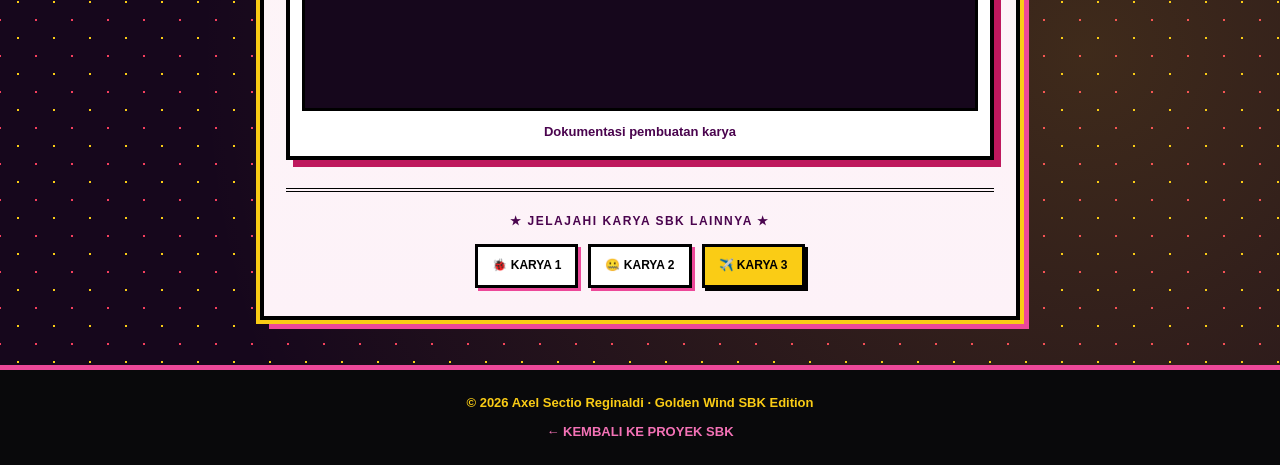
<file: sbk-karya3.html>
<!DOCTYPE html>
<html lang="id">
<head>
  <meta charset="UTF-8">
  <meta name="viewport" content="width=device-width, initial-scale=1.0">
  <title>Karya SBK 3 - Portofolio</title>
  <link rel="stylesheet" href="style-sbk-detail.css">
</head>
<body>
  <div class="passione-ticker">
    ✈️ PART 5: GOLDEN WIND • VENTO AUREO FINALE • KARYA 03 ✈️
  </div>

  <nav class="gw-navbar">
    <a href="sbk.html" class="gw-nav-btn nav-back">← Kembali ke Daftar SBK</a>
    <a href="index.html" class="gw-nav-btn nav-home">★ Portofolio Utama</a>
  </nav>

  <main class="gw-container">
    <article class="art-sheet">
      <!-- 1. JUDUL SUB KARYA -->
      <header class="art-header">
        <span class="gang-badge" style="background: linear-gradient(90deg, #9333ea, #c026d3);">✈️ VENTO AUREO • KARYA SBK 03</span>
        <h1>Karya Seni</h1>
        <div class="art-meta">
          <span>Mapel: SBK</span>
          <span>Kategori: Karya Seni Rupa</span>
          <span>Tahun: 2024</span>
        </div>
      </header>

      <!-- GIMMICK INTERAKTIF PART 5 -->
      <div class="gimmick-bar">
        <button type="button" class="gw-btn btn-giorno" onclick="toggleRequiem()">
          ✨ GOLD EXPERIENCE REQUIEM
        </button>
        <button type="button" class="gw-btn btn-piano" onclick="playVentoQuote()">
          ✈️ VOLARE VIA! (Quotes)
        </button>
      </div>
      <div id="gwQuote" class="quote-banner">
        "Volare Via! Terbang tinggi lewat ekspresi seni dan budaya!"
      </div>

      <!-- 2. FOTO DOKUMENTASI PERTAMA -->
      <figure class="photo-frame" onclick="togglePhotoZoom(this)">
        <div class="photo-label">
          <span>📸 DOKUMENTASI 01 • HASIL KARYA</span>
          <span>VOLARE VIA!</span>
        </div>
        <img
          src="images/ss3.jpg"
          alt="Dokumentasi 1 Karya SBK 3"
          onerror="this.src='data:image/svg+xml;utf8,<svg xmlns=%22http://www.w3.org/2000/svg%22 width=%22800%22 height=%22450%22><rect width=%22100%25%22 height=%22100%25%22 fill=%22%233b0764%22/><text x=%2250%25%22 y=%2248%25%22 dominant-baseline=%22middle%22 text-anchor=%22middle%22 fill=%22%23facc15%22 font-family=%22Arial%22 font-size=%2224%22 font-weight=%22bold%22>📸 TEMPAT FOTO DOKUMENTASI 1</text><text x=%2250%25%22 y=%2258%25%22 dominant-baseline=%22middle%22 text-anchor=%22middle%22 fill=%22%23e879f9%22 font-family=%22Arial%22 font-size=%2216%22>(Masukkan foto ke folder images/sbk3-foto1.jpg)</text></svg>'"
        >
        <figcaption class="photo-caption">
          Hasil karya Seni Rupa
        </figcaption>
      </figure>

      <!-- 3. SPACE PENJELASAN TENTANG KEGIATAN / KARYA -->
      <section class="story-box" style="border-left-color: #9333ea;">
        <h2 style="color: #581c87;">✈️ Penjelasan Karya &amp; Kegiatan</h2>
        <p>
          Menggambar karya Seni Rupa berupa pemandangan gurun pasir pada kanvas sebagai media dan menggunakan krayon sebagai alat gambarnya saat dikelas 10.
          Menggunakan teknik Arsir dan Bloking pada karya.
        </p>
    
      </section>

      <!-- GIMMICK STICKY FINGERS ZIPPER -->
      <div class="zipper-section">
        <div class="zipper-track"></div>
        <button type="button" id="zipperBtn" class="zipper-btn" onclick="toggleZipper()">
          🤐 STICKY FINGERS: BUKA CATATAN SINGKAT
        </button>
        <div id="zipperBox" class="zipper-content">
          <strong>📌 Catatan Tambahan:</strong> Hasilnya tidak memuaskan sama sekali:(
        </div>
      </div>

      <!-- 4. FOTO DOKUMENTASI KEDUA -->
            <!-- BLOK VIDEO DOKUMENTASI LOOPING (PENGGANTI FOTO 1 ATAU 2) -->
      <figure class="photo-frame" onclick="togglePhotoZoom(this)">
        <div class="photo-label">
          <span>🎬 DOKUMENTASI VIDEO • LIVE REPLAY</span>
          <span>MOODY BLUES!</span>
        </div>

        <!-- Ganti src dengan nama file MP4 kamu di dalam folder images -->
        <video
          src="images/vid3.mp4"
          autoplay
          loop
          muted
          playsinline
          style="
            width: 100%;
            max-height: 420px;
            object-fit: cover;
            display: block;
            border: 3px solid #000000;
            background-color: #16071c;
          "
        >
          Browser kamu tidak mendukung pemutaran video MP4.
        </video>

        <figcaption class="photo-caption">
          Dokumentasi pembuatan karya
        </figcaption>
      </figure>


      <!-- NAVIGASI ANTAR KARYA SBK -->
      <nav class="sub-nav" aria-label="Navigasi Karya SBK">
        <div class="sub-nav-title">★ Jelajahi Karya SBK Lainnya ★</div>
        <div class="sub-nav-links">
          <a href="sbk-karya1.html">🐞 Karya 1</a>
          <a href="sbk-karya2.html">🤐 Karya 2</a>
          <a href="sbk-karya3.html" class="active-karya">✈️ Karya 3</a>
        </div>
      </nav>
    </article>
  </main>

  <footer class="gw-footer">
    <p style="margin: 0 0 8px;">© 2026 Axel Sectio Reginaldi · Golden Wind SBK Edition</p>
    <a href="sbk.html">← Kembali ke Proyek SBK</a>
  </footer>

  <script>
    function toggleRequiem() {
      document.body.classList.toggle("requiem-mode");
      const q = document.getElementById("gwQuote");
      q.textContent = document.body.classList.contains("requiem-mode")
        ? "✨ GOLD EXPERIENCE REQUIEM! Aura keemasan memancarkan energi pada karya ini!"
        : "✈️ Mode normal aktif. Klik lagi kapan saja!";
    }

    const ventoQuotes = [
      "✈️ VOLARE VIA! Ide-ide kreatif melesat tinggi tanpa batas!",
      "⏪ MOODY BLUES! Memutar ulang proses belajar hingga menjadi karya nyata!",
      "🇮🇹 GRAZIE! Terima kasih sudah mengapresiasi karya seni ini!",
      "🐞 GOLDEN WIND! Menutup rangkaian proyek SBK dengan hasil terbaik!"
    ];
    let vIdx = 0;
    function playVentoQuote() {
      document.getElementById("gwQuote").textContent = ventoQuotes[vIdx];
      vIdx = (vIdx + 1) % ventoQuotes.length;
    }

    function toggleZipper() {
      const box = document.getElementById("zipperBox");
      const btn = document.getElementById("zipperBtn");
      box.classList.toggle("open");
      btn.textContent = box.classList.contains("open")
        ? "🤐 ARI ARI ARI! TUTUP RESLETING"
        : "🤐 STICKY FINGERS: BUKA CATATAN SINGKAT";
    }

    /** @param {HTMLElement} frame */
    function togglePhotoZoom(frame) {
      frame.classList.toggle("zoomed");
    }
  </script>
</body>
</html>
</file>
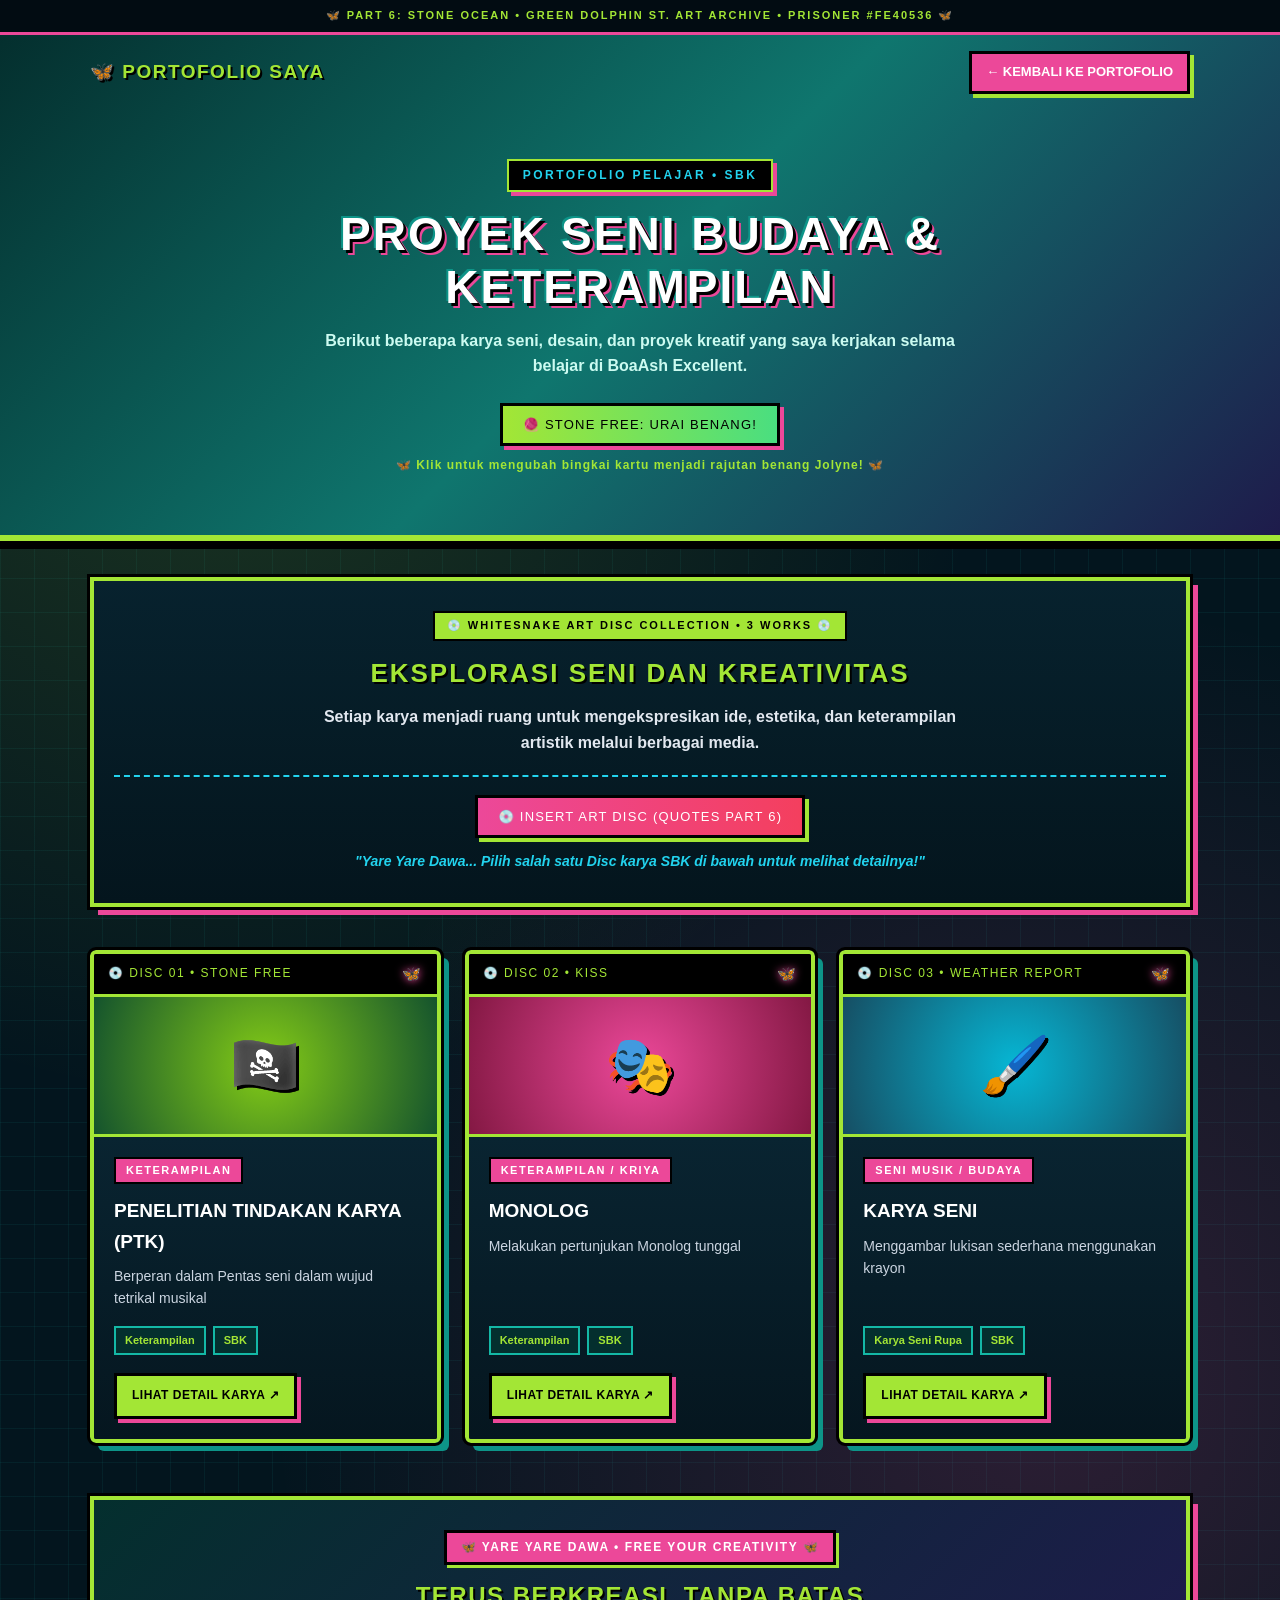
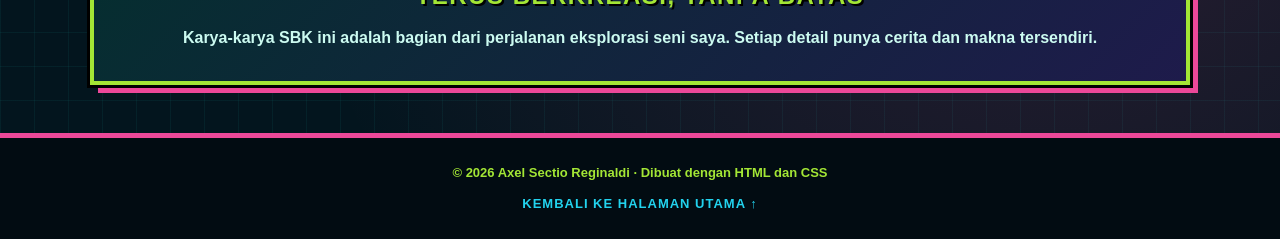
<file: sbk.html>
<!DOCTYPE html>
<html lang="id">
<head>
  <meta charset="UTF-8">
  <meta name="viewport" content="width=device-width, initial-scale=1.0">
  <meta name="description" content="Kumpulan proyek Seni Budaya dan Keterampilan (SBK) saya.">
  <title>Proyek SBK Saya</title>
  <link rel="stylesheet" href="style-sbk.css">
</head>
<body>
  <!-- Ticker Penjara Green Dolphin Street -->
  <div class="ocean-ticker">
    🦋 PART 6: STONE OCEAN • GREEN DOLPHIN ST. ART ARCHIVE • PRISONER #FE40536 🦋
  </div>

  <header class="site-header">
    <nav class="navbar">
      <a class="brand" href="index.html">🦋 Portofolio Saya</a>
      <a class="back-link" href="index.html">← Kembali ke Portofolio</a>
    </nav>
    <div class="hero">
      <span class="eyebrow">PORTOFOLIO PELAJAR • SBK</span>
      <h1>Proyek Seni Budaya &amp; Keterampilan</h1>
      <p>Berikut beberapa karya seni, desain, dan proyek kreatif yang saya kerjakan selama belajar di BoaAsh Excellent.</p>

      <!-- Gimmick 1: Stone Free String Mode -->
      <div class="string-wrapper">
        <button type="button" id="stringBtn" class="jojo6-btn btn-lime" onclick="toggleStringMode()">
          🧶 STONE FREE: URAI BENANG!
        </button>
        <div id="stringStatus" class="string-status">
          🦋 Klik untuk mengubah bingkai kartu menjadi rajutan benang Jolyne! 🦋
        </div>
      </div>
    </div>
  </header>

  <main class="container">
    <section class="intro">
      <div class="prison-crest">💿 WHITESNAKE ART DISC COLLECTION • 3 WORKS 💿</div>
      <h2>Eksplorasi Seni dan Kreativitas</h2>
      <p>Setiap karya menjadi ruang untuk mengekspresikan ide, estetika, dan keterampilan artistik melalui berbagai media.</p>

      <!-- Gimmick 2: Whitesnake Stand Disc Reader -->
      <div class="disc-box">
        <button type="button" class="jojo6-btn btn-pink" onclick="insertArtDisc()">
          💿 INSERT ART DISC (Quotes Part 6)
        </button>
        <p id="discOutput" class="disc-output">
          "Yare Yare Dawa... Pilih salah satu Disc karya SBK di bawah untuk melihat detailnya!"
        </p>
      </div>
    </section>

    <section class="project-grid" aria-label="Daftar proyek SBK">
      
      <!-- ====================================================
           SUB-PROYEK SBK 1 (EDIT JUDUL, DESKRIPSI & TAG DI SINI)
           ==================================================== -->
      <article class="project-card" onclick="butterflyPulse(this)">
        <div class="disc-header">
          <span>💿 DISC 01 • STONE FREE</span>
          <span class="butterfly-sfx">🦋</span>
        </div>
        <div class="project-visual visual-lime"><span>🏴‍☠️</span></div>
        <div class="project-content">
          <span class="category">Keterampilan</span>
          <h3>Penelitian Tindakan Karya (PTK)</h3>
          <p>Berperan dalam Pentas seni dalam wujud tetrikal musikal</p>
          <div class="tags">
            <span>Keterampilan</span>
            <span>SBK</span>
          </div>
          <a class="project-link" href="sbk-karya1.html">Lihat detail karya ↗</a>
        </div>
      </article>

      <!-- ====================================================
           SUB-PROYEK SBK 2 (EDIT JUDUL, DESKRIPSI & TAG DI SINI)
           ==================================================== -->
      <article class="project-card" onclick="butterflyPulse(this)">
        <div class="disc-header">
          <span>💿 DISC 02 • KISS</span>
          <span class="butterfly-sfx">🦋</span>
        </div>
        <div class="project-visual visual-pink"><span>🎭</span></div>
        <div class="project-content">
          <span class="category">KETERAMPILAN / KRIYA</span>
          <h3>Monolog</h3>
          <p>Melakukan pertunjukan Monolog tunggal</p>
          <div class="tags">
            <span>Keterampilan</span>
            <span>SBK</span>
          </div>
          <a class="project-link" href="sbk-karya2.html">Lihat detail karya ↗</a>
        </div>
      </article>

      <!-- ====================================================
           SUB-PROYEK SBK 3 (EDIT JUDUL, DESKRIPSI & TAG DI SINI)
           ==================================================== -->
      <article class="project-card" onclick="butterflyPulse(this)">
        <div class="disc-header">
          <span>💿 DISC 03 • WEATHER REPORT</span>
          <span class="butterfly-sfx">🦋</span>
        </div>
        <div class="project-visual visual-cyan"><span>🖌️</span></div>
        <div class="project-content">
          <span class="category">SENI MUSIK / BUDAYA</span>
          <h3>Karya Seni</h3>
          <p>Menggambar lukisan sederhana menggunakan krayon</p>
          <div class="tags">
            <span>Karya Seni Rupa</span>
            <span>SBK</span>
          </div>
          <a class="project-link" href="sbk-karya3.html">Lihat detail karya ↗</a>
        </div>
      </article>

    </section>

    <section class="note">
      <div class="jolyne-tag">🦋 YARE YARE DAWA • FREE YOUR CREATIVITY 🦋</div>
      <h2>Terus Berkreasi, Tanpa Batas</h2>
      <p>Karya-karya SBK ini adalah bagian dari perjalanan eksplorasi seni saya. Setiap detail punya cerita dan makna tersendiri.</p>
    </section>
  </main>

  <footer class="footer">
    <p>© 2026 Axel Sectio Reginaldi · Dibuat dengan HTML dan CSS</p>
    <a href="index.html">Kembali ke halaman utama ↑</a>
  </footer>

  <!-- Script Gimmick JoJo Part 6: Stone Ocean -->
  <script>
    let stringActive = false;

    function toggleStringMode() {
      stringActive = !stringActive;
      const body = document.body;
      const btn = document.getElementById("stringBtn");
      const status = document.getElementById("stringStatus");

      if (stringActive) {
        body.classList.add("string-mode");
        btn.textContent = "🧵 STONE FREE: KEMBALIKAN BENTUK!";
        status.textContent = "「STONE FREE!」 Seluruh kartu terurai menjadi benang aura Jolyne!";
      } else {
        body.classList.remove("string-mode");
        btn.textContent = "🧶 STONE FREE: URAI BENANG!";
        status.textContent = "🦋 Bingkai kartu kembali solid! Klik lagi kapan saja. 🦋";
      }
    }

    const part6Quotes = [
      "🦋 Yare Yare Dawa... Seni adalah cara membebaskan pikiran dari 'penjara' rutinitas!",
      "🧶 STONE FREE! Merajut ide-ide sederhana menjadi karya yang luar biasa!",
      "💋 KISS! Menggandakan kreativitas dan detail di setiap proyek SBK!",
      "⛈️ WEATHER REPORT! Suasana dan warna karya ini mengubah mood siapa pun yang melihatnya!",
      "💿 DISC INSERTED: Memori & keterampilan artistik berhasil dimuat 100%!"
    ];
    let discIdx = 0;

    function insertArtDisc() {
      const output = document.getElementById("discOutput");
      output.textContent = part6Quotes[discIdx];
      discIdx = (discIdx + 1) % part6Quotes.length;
    }

    /** @param {HTMLElement} card */
    function butterflyPulse(card) {
      card.classList.add("ocean-pulse");
      setTimeout(() => {
        card.classList.remove("ocean-pulse");
      }, 600);
    }
  </script>
</body>
</html>
</file>
<file: style-informatika.css>
/* =========================================================
   CSS EKSTERNAL - HALAMAN PROYEK INFORMATIKA
   TEMA: JOJO PART 3 (STARDUST CRUSADERS / TAROT DECK)
   ========================================================= */
* {
  box-sizing: border-box;
}

html {
  scroll-behavior: smooth;
}

body {
  margin: 0;
  font-family: Arial, Helvetica, sans-serif;
  color: #f8fafc;
  /* Latar langit malam gurun Mesir + bintang Joestar emas */
  background-color: #090814;
  background-image:
    radial-gradient(circle at 15% 20%, rgba(124, 58, 237, 0.25) 0%, transparent 45%),
    radial-gradient(circle at 85% 75%, rgba(217, 70, 239, 0.18) 0%, transparent 45%),
    radial-gradient(#facc15 1.1px, transparent 1.1px),
    radial-gradient(#a855f7 1.1px, #090814 1.1px);
  background-size: 100% 100%, 100% 100%, 38px 38px, 38px 38px;
  background-position: 0 0, 0 0, 0 0, 19px 19px;
  line-height: 1.6;
  overflow-x: hidden;
  transition: filter 0.35s ease;
}

/* EFEK GIMMICK TIME STOP (ZA WARUDO!) */
body.time-stopped {
  filter: invert(0.92) hue-rotate(185deg) contrast(1.2);
}

/* TICKER PERJALANAN 50 HARI */
.crusader-ticker {
  background-color: #000000;
  color: #facc15;
  border-bottom: 3px solid #facc15;
  text-align: center;
  padding: 7px 10px;
  font-size: 11px;
  font-weight: 900;
  letter-spacing: 2px;
}

/* HEADER & NAVBAR ALA JOTARO KUJO */
.site-header {
  background: linear-gradient(135deg, #09090b 0%, #2e1065 55%, #581c87 100%);
  color: #facc15;
  padding: 0 7%;
  border-bottom: 6px solid #facc15;
  box-shadow: 0 8px 0px #000000;
}

.navbar {
  max-width: 1100px;
  margin: auto;
  min-height: 76px;
  display: flex;
  justify-content: space-between;
  align-items: center;
  gap: 16px;
}

.brand {
  color: #facc15;
  text-decoration: none;
  font-family: 'Arial Black', Impact, sans-serif;
  font-weight: bold;
  font-size: 19px;
  letter-spacing: 1.5px;
  text-transform: uppercase;
  text-shadow: 2px 2px 0px #000000;
}

.back-link {
  background-color: #facc15;
  color: #000000;
  text-decoration: none;
  font-size: 13px;
  font-weight: 900;
  padding: 8px 14px;
  border: 3px solid #000000;
  box-shadow: 4px 4px 0px #a855f7;
  text-transform: uppercase;
  transition: transform 0.15s ease, box-shadow 0.15s ease;
}

.back-link:hover {
  transform: translate(-2px, -2px);
  box-shadow: 6px 6px 0px #ec4899;
}

/* HERO SECTION */
.hero {
  max-width: 850px;
  margin: auto;
  text-align: center;
  padding: 48px 15px 60px;
}

.eyebrow {
  display: inline-block;
  background-color: #000000;
  color: #facc15;
  border: 2px solid #facc15;
  box-shadow: 4px 4px 0px #9333ea;
  padding: 5px 14px;
  font-size: 12px;
  font-weight: 900;
  letter-spacing: 2.5px;
  margin-bottom: 16px;
}

.hero h1 {
  margin: 0 0 14px;
  font-family: 'Arial Black', Impact, sans-serif;
  font-size: clamp(30px, 5vw, 48px);
  line-height: 1.15;
  text-transform: uppercase;
  letter-spacing: 2px;
  color: #ffffff;
  text-shadow:
    3px 3px 0px #000000,
    -2px -2px 0px #7e22ce,
    5px 5px 0px #eab308;
}

.hero p {
  max-width: 650px;
  margin: auto;
  color: #e9d5ff;
  font-size: 16px;
  font-weight: bold;
}

/* TOMBOL GIMMICK JOJO */
.timestop-wrapper {
  margin-top: 24px;
}

.jojo-btn {
  font-family: 'Arial Black', Impact, sans-serif;
  font-size: 13px;
  letter-spacing: 1.2px;
  padding: 11px 20px;
  border: 3px solid #000000;
  cursor: pointer;
  text-transform: uppercase;
  transition: transform 0.12s ease, box-shadow 0.12s ease;
}

.jojo-btn:active {
  transform: translate(2px, 2px);
}

.btn-gold {
  background: linear-gradient(90deg, #facc15, #f59e0b);
  color: #000000;
  box-shadow: 4px 4px 0px #d946ef;
}

.btn-star {
  background: linear-gradient(90deg, #6d28d9, #a855f7);
  color: #facc15;
  box-shadow: 4px 4px 0px #000000;
}

.timestop-status {
  margin-top: 10px;
  font-size: 12px;
  font-weight: 900;
  color: #facc15;
  letter-spacing: 1px;
}

/* CONTAINER & INTRO PANEL */
.container {
  width: min(1100px, 90%);
  margin: 0 auto;
}

.intro {
  text-align: center;
  background: linear-gradient(180deg, #18181b 0%, #09090b 100%);
  border: 4px solid #facc15;
  outline: 3px solid #000000;
  box-shadow: 8px 8px 0px #7e22ce;
  padding: 30px 20px;
  margin: 36px 0 28px;
}

.tarot-crest {
  display: inline-block;
  background-color: #facc15;
  color: #000000;
  font-size: 11px;
  font-weight: 900;
  letter-spacing: 2px;
  padding: 4px 12px;
  border: 2px solid #000000;
  margin-bottom: 12px;
}

.intro h2 {
  margin: 0 0 10px;
  color: #facc15;
  font-family: 'Arial Black', Impact, sans-serif;
  font-size: 26px;
  text-transform: uppercase;
  letter-spacing: 2px;
  text-shadow: 2px 2px 0px #6d28d9;
}

.intro p {
  max-width: 650px;
  margin: auto;
  color: #e2e8f0;
  font-weight: bold;
}

.ora-box {
  margin-top: 20px;
  padding-top: 18px;
  border-top: 2px dashed #eab308;
}

.ora-output {
  margin-top: 12px !important;
  color: #facc15 !important;
  font-size: 14px;
  font-style: italic;
}

/* PROJECT GRID - KARTU TAROT MAJOR ARCANA */
.project-grid {
  display: grid;
  grid-template-columns: repeat(2, minmax(0, 1fr));
  gap: 28px;
  padding: 15px 0 48px;
}

.project-card {
  background-color: #12101c;
  border: 4px solid #facc15;
  outline: 3px solid #000000;
  border-radius: 6px;
  overflow: hidden;
  box-shadow: 8px 8px 0px #6d28d9;
  transition: transform 0.2s ease, box-shadow 0.2s ease;
  cursor: pointer;
}

.project-card:hover {
  transform: translate(-3px, -4px);
  box-shadow: 11px 11px 0px #d946ef;
}

.project-card.stand-active {
  box-shadow: 0 0 25px #facc15, 0 0 45px #a855f7;
  transform: scale(1.01);
}

/* HEADER ROMAWI KARTU TAROT */
.tarot-header {
  background-color: #000000;
  color: #facc15;
  border-bottom: 3px solid #facc15;
  padding: 8px 16px;
  display: flex;
  justify-content: space-between;
  align-items: center;
  font-family: Georgia, 'Times New Roman', serif;
  font-weight: 900;
  font-size: 13px;
  letter-spacing: 2px;
}

.menacing-sfx {
  color: #d946ef;
  font-weight: 900;
  letter-spacing: 1px;
  text-shadow: 1px 1px 0px #facc15;
}

/* BANNER VISUAL STAND */
.project-visual {
  min-height: 145px;
  display: flex;
  justify-content: center;
  align-items: center;
  border-bottom: 3px solid #facc15;
  position: relative;
}

.project-visual span {
  font-size: 58px;
  filter: drop-shadow(3px 3px 0px #000000);
}

/* WARNA STAND PART 3 */
.visual-blue {
  background: radial-gradient(circle, #7e22ce 0%, #3b0764 100%);
}
.visual-green {
  background: radial-gradient(circle, #a855f7 0%, #4a044e 100%);
}
.visual-purple {
  background: radial-gradient(circle, #dc2626 0%, #450a0a 100%);
}
.visual-orange {
  background: radial-gradient(circle, #10b981 0%, #064e3b 100%);
}
.visual-slate {
  background: radial-gradient(circle, #94a3b8 0%, #1e293b 100%);
}

/* KONTEN DALAM KARTU TAROT */
.project-content {
  padding: 22px;
  background: linear-gradient(180deg, #181626 0%, #0f0e17 100%);
}

.category {
  display: inline-block;
  background-color: #facc15;
  color: #000000;
  border: 2px solid #000000;
  padding: 3px 10px;
  font-size: 11px;
  font-weight: 900;
  letter-spacing: 1.5px;
  text-transform: uppercase;
}

.project-content h3 {
  margin: 12px 0 8px;
  color: #ffffff;
  font-family: 'Arial Black', Impact, sans-serif;
  font-size: 20px;
  text-transform: uppercase;
  letter-spacing: 0.5px;
}

.project-content p {
  color: #cbd5e1;
  font-size: 14px;
  margin: 0 0 16px;
}

.tags {
  display: flex;
  flex-wrap: wrap;
  gap: 7px;
  margin-bottom: 20px;
}

.tags span {
  background: #2e1065;
  color: #facc15;
  border: 2px solid #eab308;
  padding: 4px 10px;
  font-size: 11px;
  font-weight: 900;
}

.project-link {
  display: inline-block;
  background-color: #facc15;
  color: #000000;
  padding: 10px 16px;
  border: 3px solid #000000;
  box-shadow: 4px 4px 0px #9333ea;
  font-size: 13px;
  font-weight: 900;
  text-transform: uppercase;
  letter-spacing: 0.5px;
  text-decoration: none;
  transition: transform 0.15s ease, box-shadow 0.15s ease, background-color 0.15s ease;
}

.project-link:hover {
  background-color: #d946ef;
  color: #ffffff;
  transform: translate(-2px, -2px);
  box-shadow: 6px 6px 0px #facc15;
}

/* CATATAN PENUTUP ALA "TO BE CONTINUED" */
.note {
  background: linear-gradient(135deg, #18181b 0%, #2e1065 100%);
  border: 4px solid #facc15;
  outline: 3px solid #000000;
  box-shadow: 8px 8px 0px #d946ef;
  padding: 30px 22px;
  text-align: center;
  margin: 5px 0 48px;
}

.to-be-continued {
  display: inline-block;
  background-color: #facc15;
  color: #000000;
  font-family: Georgia, 'Times New Roman', serif;
  font-weight: 900;
  font-size: 13px;
  letter-spacing: 2px;
  padding: 5px 16px;
  border: 3px solid #000000;
  margin-bottom: 12px;
}

.note h2 {
  margin: 0 0 10px;
  color: #ffffff;
  font-family: 'Arial Black', Impact, sans-serif;
  text-transform: uppercase;
  letter-spacing: 1.5px;
  text-shadow: 2px 2px 0px #6d28d9;
}

.note p {
  color: #e9d5ff;
  font-weight: bold;
  margin: 0;
}

/* FOOTER */
.footer {
  background: #000000;
  color: #facc15;
  border-top: 5px solid #facc15;
  text-align: center;
  padding: 25px 15px;
  font-size: 13px;
  font-weight: bold;
}

.footer p {
  margin: 0 0 10px;
}

.footer a {
  color: #d946ef;
  text-decoration: none;
  text-transform: uppercase;
  letter-spacing: 1px;
}

.footer a:hover {
  color: #facc15;
  text-decoration: underline;
}

/* RESPONSIVE HP (ACODE MOBILE) */
@media (max-width: 650px) {
  .site-header { padding: 0 5%; }
  .navbar { min-height: 68px; flex-wrap: wrap; padding: 10px 0; }
  .brand { font-size: 16px; }
  .back-link { font-size: 11px; padding: 6px 10px; }
  .hero { padding: 38px 5px 48px; }
  .hero p { font-size: 14px; }
  .container { width: 90%; }
  .project-grid { grid-template-columns: 1fr; gap: 24px; }
  .project-visual { min-height: 125px; }
  .intro { padding: 24px 15px; margin-top: 28px; }
}
</file>
<file: style-kimia-detail.css>
/* =========================================================
   CSS EKSTERNAL - DETAIL SUB-PROYEK KIMIA (3 HALAMAN)
   TEMA: JOJO PART 1 & 2 (PHANTOM BLOOD x BATTLE TENDENCY)
   ========================================================= */
* {
  box-sizing: border-box;
}

html {
  scroll-behavior: smooth;
}

body {
  margin: 0;
  font-family: Arial, Helvetica, sans-serif;
  color: #1c1917;
  /* Latar belakang kuil Pillar Men & Royal Night + percikan energi Hamon */
  background-color: #0b1120;
  background-image:
    radial-gradient(circle at 18% 15%, rgba(250, 204, 21, 0.2) 0%, transparent 42%),
    radial-gradient(circle at 82% 80%, rgba(16, 185, 129, 0.18) 0%, transparent 45%),
    radial-gradient(#facc15 1.1px, transparent 1.1px),
    radial-gradient(#38bdf8 1.1px, #0b1120 1.1px);
  background-size: 100% 100%, 100% 100%, 36px 36px, 36px 36px;
  background-position: 0 0, 0 0, 0 0, 18px 18px;
  line-height: 1.65;
  overflow-x: hidden;
  transition: all 0.35s ease;
}

/* EFEK GIMMICK 1: SUNLIGHT YELLOW OVERDRIVE! */
body.hamon-overdrive {
  background-color: #291a03;
  background-image:
    radial-gradient(circle at 50% 20%, rgba(253, 224, 71, 0.42) 0%, transparent 62%),
    radial-gradient(#fef08a 1.5px, transparent 1.5px);
  background-size: 100% 100%, 26px 26px;
}

body.hamon-overdrive .lab-sheet {
  box-shadow: 0 0 34px rgba(250, 204, 21, 0.9), 8px 8px 0px #f59e0b;
  border-color: #facc15;
}

/* TICKER HAMON SAGA */
.hamon-ticker {
  background: linear-gradient(90deg, #090d16, #1e3a8a, #090d16);
  color: #facc15;
  border-bottom: 3px solid #facc15;
  text-align: center;
  padding: 7px 10px;
  font-size: 11px;
  font-weight: 900;
  letter-spacing: 2px;
  text-transform: uppercase;
}

/* TOP NAVBAR */
.hm-navbar {
  background-color: #090f1d;
  border-bottom: 4px solid #10b981;
  padding: 14px 6%;
  display: flex;
  justify-content: space-between;
  align-items: center;
  flex-wrap: wrap;
  gap: 10px;
}

.hm-nav-btn {
  display: inline-block;
  text-decoration: none;
  font-size: 12px;
  font-weight: 900;
  letter-spacing: 1px;
  padding: 8px 14px;
  border: 3px solid #000000;
  text-transform: uppercase;
  transition: transform 0.15s ease, box-shadow 0.15s ease;
}

.nav-back {
  background-color: #facc15;
  color: #000000;
  box-shadow: 4px 4px 0px #10b981;
}

.nav-home {
  background-color: #1d4ed8;
  color: #ffffff;
  box-shadow: 4px 4px 0px #facc15;
}

.hm-nav-btn:hover {
  transform: translate(-2px, -2px);
}

/* CONTAINER UTAMA */
.hm-container {
  width: min(760px, 92%);
  margin: 28px auto 45px;
}

/* PANEL UTAMA LAPORAN KIMIA */
.lab-sheet {
  background: linear-gradient(180deg, #fffef7 0%, #fef9c3 100%);
  border: 4px solid #000000;
  outline: 4px solid #facc15;
  box-shadow: 9px 9px 0px #10b981;
  padding: 28px 22px;
  position: relative;
  transition: all 0.35s ease;
}

/* HEADER JUDUL PROYEK */
.lab-header {
  text-align: center;
  border-bottom: 4px double #000000;
  padding-bottom: 22px;
  margin-bottom: 24px;
}

.hamon-badge {
  display: inline-block;
  background: linear-gradient(90deg, #1d4ed8, #2563eb);
  color: #facc15;
  border: 2px solid #000000;
  box-shadow: 3px 3px 0px #10b981;
  padding: 4px 14px;
  font-size: 11px;
  font-weight: 900;
  letter-spacing: 2px;
  text-transform: uppercase;
  margin-bottom: 12px;
}

.lab-header h1 {
  margin: 4px 0 10px;
  font-family: 'Arial Black', Impact, sans-serif;
  font-size: clamp(24px, 5vw, 36px);
  line-height: 1.2;
  color: #0f172a;
  text-transform: uppercase;
  letter-spacing: 1.5px;
  text-shadow: 2px 2px 0px #facc15;
}

.lab-meta {
  display: flex;
  justify-content: center;
  flex-wrap: wrap;
  gap: 8px;
  margin-top: 12px;
}

.lab-meta span {
  background-color: #0f172a;
  color: #facc15;
  border: 2px solid #facc15;
  font-size: 11px;
  font-weight: 900;
  padding: 4px 10px;
  letter-spacing: 1px;
  text-transform: uppercase;
}

/* BAR GIMMICK INTERAKTIF PART 1 & 2 */
.gimmick-bar {
  display: flex;
  flex-wrap: wrap;
  justify-content: center;
  gap: 10px;
  margin-bottom: 22px;
}

.hm-btn {
  font-family: 'Arial Black', Impact, sans-serif;
  font-size: 12px;
  letter-spacing: 1px;
  padding: 10px 15px;
  border: 3px solid #000000;
  cursor: pointer;
  text-transform: uppercase;
  transition: transform 0.12s ease;
}

.hm-btn:active {
  transform: translate(2px, 2px);
}

.btn-sunlight {
  background: linear-gradient(90deg, #facc15, #f59e0b);
  color: #000000;
  box-shadow: 4px 4px 0px #1d4ed8;
}

.btn-predict {
  background: linear-gradient(90deg, #059669, #10b981);
  color: #ffffff;
  box-shadow: 4px 4px 0px #000000;
}

.prediction-banner {
  background-color: #0f172a;
  color: #fef08a;
  border: 3px solid #000000;
  box-shadow: 4px 4px 0px #e11d48;
  padding: 11px 14px;
  text-align: center;
  font-size: 13px;
  font-weight: 900;
  font-style: italic;
  margin-bottom: 26px;
}

/* BINGKAI FOTO / VIDEO DOKUMENTASI (1 & 2) */
.photo-frame {
  background-color: #ffffff;
  border: 4px solid #000000;
  box-shadow: 7px 7px 0px #1d4ed8;
  padding: 12px;
  margin: 22px 0;
  transition: transform 0.2s ease, box-shadow 0.2s ease;
  cursor: pointer;
}

.photo-frame:hover {
  transform: translate(-2px, -2px);
  box-shadow: 9px 9px 0px #facc15;
}

.photo-frame.zoomed {
  transform: scale(1.02);
  box-shadow: 0 0 26px #facc15, 8px 8px 0px #10b981;
}

.photo-label {
  display: flex;
  justify-content: space-between;
  align-items: center;
  background-color: #0f172a;
  color: #facc15;
  padding: 6px 12px;
  font-size: 11px;
  font-weight: 900;
  letter-spacing: 1.5px;
  text-transform: uppercase;
  margin-bottom: 10px;
}

.photo-frame img {
  width: 100%;
  max-height: 420px;
  object-fit: cover;
  display: block;
  border: 3px solid #000000;
  background-color: #e2e8f0;
}

.photo-caption {
  margin: 10px 0 2px;
  font-size: 13px;
  font-weight: bold;
  color: #1e3a8a;
  text-align: center;
}

/* KOTAK PENJELASAN PRAKTIKUM / PROYEK */
.story-box {
  background-color: #ffffff;
  border: 3px solid #000000;
  border-left: 9px solid #1d4ed8;
  box-shadow: 6px 6px 0px #facc15;
  padding: 20px 18px;
  margin: 24px 0;
}

.story-box h2 {
  margin: 0 0 12px;
  font-family: 'Arial Black', Impact, sans-serif;
  font-size: 19px;
  color: #1e3a8a;
  text-transform: uppercase;
  letter-spacing: 1px;
}

.story-box p {
  margin: 0 0 12px;
  color: #1c1917;
  font-size: 15px;
  line-height: 1.75;
}

.story-box p:last-child {
  margin-bottom: 0;
}

/* GIMMICK RED STONE OF AJA / STONE MASK (CATATAN RAHASIA) */
.aja-section {
  margin: 24px 0;
  text-align: center;
}

.aja-btn {
  background: linear-gradient(90deg, #be123c, #e11d48);
  color: #ffffff;
  font-family: 'Arial Black', Impact, sans-serif;
  font-size: 12px;
  letter-spacing: 1px;
  padding: 10px 18px;
  border: 3px solid #000000;
  box-shadow: 4px 4px 0px #facc15;
  cursor: pointer;
  text-transform: uppercase;
}

.aja-content {
  display: none;
  background-color: #fff1f2;
  border: 3px solid #000000;
  border-left: 8px solid #e11d48;
  box-shadow: 5px 5px 0px #e11d48;
  padding: 16px;
  margin-top: 14px;
  text-align: left;
  color: #4c0519;
  font-size: 14px;
}

.aja-content.open {
  display: block;
}

/* NAVIGASI ANTAR PROYEK KIMIA */
.sub-nav {
  margin-top: 28px;
  padding-top: 20px;
  border-top: 4px double #000000;
  text-align: center;
}

.sub-nav-title {
  font-size: 12px;
  font-weight: 900;
  letter-spacing: 1.5px;
  color: #0f172a;
  margin-bottom: 12px;
  text-transform: uppercase;
}

.sub-nav-links {
  display: flex;
  justify-content: center;
  flex-wrap: wrap;
  gap: 10px;
}

.sub-nav-links a {
  text-decoration: none;
  font-size: 12px;
  font-weight: 900;
  padding: 9px 14px;
  border: 3px solid #000000;
  background-color: #ffffff;
  color: #000000;
  box-shadow: 3px 3px 0px #10b981;
  text-transform: uppercase;
}

.sub-nav-links a.active-karya {
  background-color: #facc15;
  box-shadow: 3px 3px 0px #000000;
}

/* FOOTER */
.hm-footer {
  background-color: #090d16;
  color: #facc15;
  border-top: 5px solid #10b981;
  text-align: center;
  padding: 22px 15px;
  font-size: 13px;
  font-weight: bold;
}

.hm-footer a {
  color: #34d399;
  text-decoration: none;
  text-transform: uppercase;
}

@media (max-width: 600px) {
  .lab-sheet {
    padding: 20px 15px;
  }
  .hm-navbar {
    padding: 12px 4%;
  }
  .hm-nav-btn {
    font-size: 11px;
    padding: 7px 10px;
  }
}
</file>
<file: style-kimia.css>
/* =========================================================
   CSS EKSTERNAL - HALAMAN PROYEK KIMIA
   TEMA: JOJO PART 4 (DIAMOND IS UNBREAKABLE / MORIOH 1999)
   ========================================================= */
* {
  box-sizing: border-box;
}

html {
  scroll-behavior: smooth;
}

body {
  margin: 0;
  font-family: Arial, Helvetica, sans-serif;
  color: #1e1b4b;
  /* Latar belakang pop-art Morioh 1999: Kuning cerah + langit violet senja */
  background-color: #fef08a;
  background-image:
    radial-gradient(circle at 15% 15%, rgba(236, 72, 153, 0.22) 0%, transparent 42%),
    radial-gradient(circle at 85% 80%, rgba(56, 189, 248, 0.25) 0%, transparent 45%),
    radial-gradient(#a855f7 1.3px, transparent 1.3px),
    radial-gradient(#ec4899 1.3px, #fef9c3 1.3px);
  background-size: 100% 100%, 100% 100%, 34px 34px, 34px 34px;
  background-position: 0 0, 0 0, 0 0, 17px 17px;
  line-height: 1.6;
  overflow-x: hidden;
  transition: all 0.3s ease;
}

/* EFEK GIMMICK 1A: IKATAN PECAH (RAMBUT JOSUKE DIHINA) */
body.broken-bond {
  background-color: #3b0764;
  background-image: radial-gradient(#ec4899 1.5px, #2e0249 1.5px);
}

body.broken-bond .project-card:nth-child(1) {
  transform: rotate(-3.5deg) translateY(8px);
  border-color: #ef4444;
}

body.broken-bond .project-card:nth-child(2) {
  transform: rotate(3deg) translateY(-6px);
  border-color: #ef4444;
}

body.broken-bond .project-card:nth-child(3) {
  transform: rotate(-2.5deg) translateY(10px);
  border-color: #ef4444;
}

/* EFEK GIMMICK 1B: RESTORASI BERLIAN CRAZY DIAMOND */
body.restored-diamond .project-card {
  box-shadow: 0 0 28px #38bdf8, 0 0 45px #ec4899, 8px 8px 0px #000000 !important;
}

/* TICKER MORIOH-CHO RADIO */
.morioh-ticker {
  background-color: #311042;
  color: #fef08a;
  border-bottom: 3px solid #000000;
  text-align: center;
  padding: 7px 10px;
  font-size: 11px;
  font-weight: 900;
  letter-spacing: 2px;
}

/* HEADER & NAVBAR ALA JOSUKE HIGASHIKATA */
.site-header {
  background: linear-gradient(135deg, #311042 0%, #581c87 52%, #db2777 100%);
  color: #fef08a;
  padding: 0 7%;
  border-bottom: 6px solid #000000;
  box-shadow: 0 8px 0px #38bdf8;
}

.navbar {
  max-width: 1100px;
  margin: auto;
  min-height: 76px;
  display: flex;
  justify-content: space-between;
  align-items: center;
  gap: 16px;
}

.brand {
  color: #fef08a;
  text-decoration: none;
  font-family: 'Arial Black', Impact, sans-serif;
  font-weight: bold;
  font-size: 19px;
  letter-spacing: 1.5px;
  text-transform: uppercase;
  text-shadow: 2px 2px 0px #000000;
}

.back-link {
  background-color: #38bdf8;
  color: #000000;
  text-decoration: none;
  font-size: 13px;
  font-weight: 900;
  padding: 8px 14px;
  border: 3px solid #000000;
  box-shadow: 4px 4px 0px #fef08a;
  text-transform: uppercase;
  transition: transform 0.15s ease, box-shadow 0.15s ease;
}

.back-link:hover {
  transform: translate(-2px, -2px);
  box-shadow: 6px 6px 0px #ec4899;
}

/* HERO SECTION */
.hero {
  max-width: 850px;
  margin: auto;
  text-align: center;
  padding: 48px 15px 60px;
}

.eyebrow {
  display: inline-block;
  background-color: #fef08a;
  color: #311042;
  border: 3px solid #000000;
  box-shadow: 4px 4px 0px #38bdf8;
  padding: 5px 14px;
  font-size: 12px;
  font-weight: 900;
  letter-spacing: 2.5px;
  margin-bottom: 16px;
}

.hero h1 {
  margin: 0 0 14px;
  font-family: 'Arial Black', Impact, sans-serif;
  font-size: clamp(28px, 5vw, 46px);
  line-height: 1.15;
  text-transform: uppercase;
  letter-spacing: 2px;
  color: #ffffff;
  text-shadow:
    3px 3px 0px #000000,
    -2px -2px 0px #ec4899,
    5px 5px 0px #38bdf8;
}

.hero p {
  max-width: 650px;
  margin: auto;
  color: #fef9c3;
  font-size: 16px;
  font-weight: bold;
}

/* TOMBOL GIMMICK PART 4 */
.crazy-wrapper {
  margin-top: 24px;
}

.jojo4-btn {
  font-family: 'Arial Black', Impact, sans-serif;
  font-size: 13px;
  letter-spacing: 1px;
  padding: 11px 20px;
  border: 3px solid #000000;
  cursor: pointer;
  text-transform: uppercase;
  transition: transform 0.12s ease, box-shadow 0.12s ease;
}

.jojo4-btn:active {
  transform: translate(2px, 2px);
}

.btn-hair {
  background: linear-gradient(90deg, #f43f5e, #ec4899);
  color: #ffffff;
  box-shadow: 4px 4px 0px #fef08a;
}

.btn-restore {
  background: linear-gradient(90deg, #38bdf8, #f472b6);
  color: #000000;
  box-shadow: 4px 4px 0px #fef08a;
}

.btn-diamond {
  background: linear-gradient(90deg, #311042, #6b21a8);
  color: #fef08a;
  box-shadow: 4px 4px 0px #ec4899;
}

.crazy-status {
  margin-top: 10px;
  font-size: 12px;
  font-weight: 900;
  color: #fef08a;
  letter-spacing: 1px;
}

/* CONTAINER & INTRO PANEL */
.container {
  width: min(1100px, 90%);
  margin: 0 auto;
}

.intro {
  text-align: center;
  background-color: #ffffff;
  border: 4px solid #000000;
  box-shadow: 8px 8px 0px #581c87;
  padding: 30px 20px;
  margin: 36px 0 28px;
}

.morioh-crest {
  display: inline-block;
  background-color: #38bdf8;
  color: #000000;
  font-size: 11px;
  font-weight: 900;
  letter-spacing: 2px;
  padding: 4px 12px;
  border: 2px solid #000000;
  margin-bottom: 12px;
}

.intro h2 {
  margin: 0 0 10px;
  color: #311042;
  font-family: 'Arial Black', Impact, sans-serif;
  font-size: 26px;
  text-transform: uppercase;
  letter-spacing: 1.5px;
  text-shadow: 2px 2px 0px #fef08a;
}

.intro p {
  max-width: 650px;
  margin: auto;
  color: #3b0764;
  font-weight: bold;
}

.radio-box {
  margin-top: 20px;
  padding-top: 18px;
  border-top: 3px dashed #ec4899;
}

.radio-output {
  margin-top: 12px !important;
  color: #be185d !important;
  font-size: 14px;
  font-style: italic;
}

/* PROJECT GRID - 3 KARTU MORIOH LAB */
.project-grid {
  display: grid;
  grid-template-columns: repeat(3, minmax(0, 1fr));
  gap: 24px;
  padding: 15px 0 48px;
}

.project-card {
  background-color: #ffffff;
  border: 4px solid #000000;
  border-radius: 6px;
  overflow: hidden;
  box-shadow: 8px 8px 0px #ec4899;
  transition: transform 0.25s ease, box-shadow 0.25s ease, border-color 0.25s ease;
  cursor: pointer;
  display: flex;
  flex-direction: column;
}

.project-card:hover {
  transform: translate(-3px, -4px);
  box-shadow: 11px 11px 0px #38bdf8;
}

.project-card.diamond-pulse {
  box-shadow: 0 0 26px #38bdf8, 0 0 44px #ec4899;
  transform: scale(1.02);
}

/* HEADER STAND PART 4 */
.stand-header {
  background-color: #311042;
  color: #fef08a;
  border-bottom: 3px solid #000000;
  padding: 8px 14px;
  display: flex;
  justify-content: space-between;
  align-items: center;
  font-family: 'Arial Black', Impact, sans-serif;
  font-size: 11px;
  letter-spacing: 1px;
}

.badge-1999 {
  background-color: #ec4899;
  color: #ffffff;
  padding: 2px 7px;
  border: 2px solid #000000;
  font-size: 10px;
}

/* BANNER VISUAL KARYA KIMIA */
.project-visual {
  min-height: 140px;
  display: flex;
  justify-content: center;
  align-items: center;
  border-bottom: 4px solid #000000;
}

.project-visual span {
  font-size: 56px;
  filter: drop-shadow(3px 3px 0px #000000);
}

.visual-pink {
  background: linear-gradient(135deg, #f472b6, #38bdf8);
}
.visual-gold {
  background: linear-gradient(135deg, #facc15, #a855f7);
}
.visual-mint {
  background: linear-gradient(135deg, #34d399, #fde047);
}

/* KONTEN DALAM KARTU */
.project-content {
  padding: 20px;
  background-color: #ffffff;
  flex-grow: 1;
  display: flex;
  flex-direction: column;
}

.category {
  align-self: flex-start;
  background-color: #fef08a;
  color: #311042;
  border: 2px solid #000000;
  padding: 3px 10px;
  font-size: 11px;
  font-weight: 900;
  letter-spacing: 1.5px;
  text-transform: uppercase;
}

.project-content h3 {
  margin: 12px 0 8px;
  color: #311042;
  font-family: 'Arial Black', Impact, sans-serif;
  font-size: 19px;
  text-transform: uppercase;
}

.project-content p {
  color: #334155;
  font-size: 14px;
  margin: 0 0 16px;
  flex-grow: 1;
}

.tags {
  display: flex;
  flex-wrap: wrap;
  gap: 7px;
  margin-bottom: 18px;
}

.tags span {
  background: #fdf2f8;
  color: #9d174d;
  border: 2px solid #000000;
  padding: 4px 9px;
  font-size: 11px;
  font-weight: 900;
}

.project-link {
  align-self: flex-start;
  display: inline-block;
  background-color: #38bdf8;
  color: #000000;
  padding: 10px 15px;
  border: 3px solid #000000;
  box-shadow: 4px 4px 0px #311042;
  font-size: 12px;
  font-weight: 900;
  text-transform: uppercase;
  letter-spacing: 0.5px;
  text-decoration: none;
  transition: transform 0.15s ease, box-shadow 0.15s ease, background-color 0.15s ease;
}

.project-link:hover {
  background-color: #ec4899;
  color: #ffffff;
  transform: translate(-2px, -2px);
  box-shadow: 6px 6px 0px #fef08a;
}

/* CATATAN PENUTUP */
.note {
  background: linear-gradient(135deg, #311042 0%, #581c87 100%);
  border: 4px solid #000000;
  box-shadow: 8px 8px 0px #38bdf8;
  padding: 30px 22px;
  text-align: center;
  margin: 5px 0 48px;
}

.greato-tag {
  display: inline-block;
  background-color: #fef08a;
  color: #000000;
  font-weight: 900;
  font-size: 12px;
  letter-spacing: 1.5px;
  padding: 5px 14px;
  border: 3px solid #000000;
  box-shadow: 3px 3px 0px #ec4899;
  margin-bottom: 12px;
}

.note h2 {
  margin: 0 0 10px;
  color: #fef08a;
  font-family: 'Arial Black', Impact, sans-serif;
  text-transform: uppercase;
  letter-spacing: 1.5px;
  text-shadow: 2px 2px 0px #000000;
}

.note p {
  color: #f3e8ff;
  font-weight: bold;
  margin: 0;
}

/* FOOTER */
.footer {
  background: #1e0929;
  color: #fef08a;
  border-top: 5px solid #000000;
  text-align: center;
  padding: 25px 15px;
  font-size: 13px;
  font-weight: bold;
}

.footer p {
  margin: 0 0 10px;
}

.footer a {
  color: #38bdf8;
  text-decoration: none;
  text-transform: uppercase;
  letter-spacing: 1px;
}

.footer a:hover {
  color: #ec4899;
  text-decoration: underline;
}

/* RESPONSIVE HP (ACODE MOBILE) */
@media (max-width: 780px) {
  .project-grid {
    grid-template-columns: 1fr;
    gap: 24px;
  }
}

@media (max-width: 650px) {
  .site-header { padding: 0 5%; }
  .navbar { min-height: 68px; flex-wrap: wrap; padding: 10px 0; }
  .brand { font-size: 16px; }
  .back-link { font-size: 11px; padding: 6px 10px; }
  .hero { padding: 38px 5px 48px; }
  .hero p { font-size: 14px; }
  .container { width: 90%; }
  .project-visual { min-height: 125px; }
  .intro { padding: 24px 15px; margin-top: 28px; }
}
</file>
<file: style-sbk-detail.css>
/* =========================================================
   CSS EKSTERNAL - DETAIL SUB-PROYEK SBK (3 HALAMAN)
   TEMA: JOJO PART 5 (GOLDEN WIND / PASSIONE HIGH-FASHION)
   ========================================================= */
* {
  box-sizing: border-box;
}

html {
  scroll-behavior: smooth;
}

body {
  margin: 0;
  font-family: Arial, Helvetica, sans-serif;
  color: #1c1917;
  /* Latar belakang mewah Italia Passione: Deep Velvet + motif kumbang emas */
  background-color: #16071c;
  background-image:
    radial-gradient(circle at 15% 15%, rgba(236, 72, 153, 0.22) 0%, transparent 42%),
    radial-gradient(circle at 85% 80%, rgba(250, 204, 21, 0.18) 0%, transparent 45%),
    radial-gradient(#facc15 1.1px, transparent 1.1px),
    radial-gradient(#f43f5e 1.1px, #16071c 1.1px);
  background-size: 100% 100%, 100% 100%, 36px 36px, 36px 36px;
  background-position: 0 0, 0 0, 0 0, 18px 18px;
  line-height: 1.65;
  overflow-x: hidden;
  transition: all 0.4s ease;
}

/* EFEK GIMMICK 1: GOLD EXPERIENCE REQUIEM MODE */
body.requiem-mode {
  background-color: #291d03;
  background-image:
    radial-gradient(circle at 50% 20%, rgba(250, 204, 21, 0.35) 0%, transparent 60%),
    radial-gradient(#fef08a 1.4px, transparent 1.4px);
  background-size: 100% 100%, 28px 28px;
}

body.requiem-mode .art-sheet {
  box-shadow: 0 0 32px rgba(250, 204, 21, 0.8), 8px 8px 0px #facc15;
  border-color: #facc15;
}

/* TICKER PASSIONE ITALIA */
.passione-ticker {
  background: linear-gradient(90deg, #09090b, #4a044e, #09090b);
  color: #facc15;
  border-bottom: 3px solid #facc15;
  text-align: center;
  padding: 7px 10px;
  font-size: 11px;
  font-weight: 900;
  letter-spacing: 2px;
  text-transform: uppercase;
}

/* TOP NAVBAR */
.gw-navbar {
  background-color: #0f0514;
  border-bottom: 4px solid #ec4899;
  padding: 14px 6%;
  display: flex;
  justify-content: space-between;
  align-items: center;
  flex-wrap: wrap;
  gap: 10px;
}

.gw-nav-btn {
  display: inline-block;
  text-decoration: none;
  font-size: 12px;
  font-weight: 900;
  letter-spacing: 1px;
  padding: 8px 14px;
  border: 3px solid #000000;
  text-transform: uppercase;
  transition: transform 0.15s ease, box-shadow 0.15s ease;
}

.nav-back {
  background-color: #facc15;
  color: #000000;
  box-shadow: 4px 4px 0px #ec4899;
}

.nav-home {
  background-color: #1e3a8a;
  color: #ffffff;
  box-shadow: 4px 4px 0px #facc15;
}

.gw-nav-btn:hover {
  transform: translate(-2px, -2px);
}

/* CONTAINER UTAMA */
.gw-container {
  width: min(760px, 92%);
  margin: 28px auto 45px;
}

/* PANEL UTAMA KARYA (HIGH-FASHION EDITORIAL SHEET) */
.art-sheet {
  background: linear-gradient(180deg, #fffdf7 0%, #fdf2f8 100%);
  border: 4px solid #000000;
  outline: 4px solid #facc15;
  box-shadow: 9px 9px 0px #ec4899;
  padding: 28px 22px;
  position: relative;
  transition: all 0.35s ease;
}

/* HEADER JUDUL KARYA */
.art-header {
  text-align: center;
  border-bottom: 4px double #000000;
  padding-bottom: 22px;
  margin-bottom: 24px;
}

.gang-badge {
  display: inline-block;
  background: linear-gradient(90deg, #be185d, #ec4899);
  color: #ffffff;
  border: 2px solid #000000;
  box-shadow: 3px 3px 0px #facc15;
  padding: 4px 14px;
  font-size: 11px;
  font-weight: 900;
  letter-spacing: 2px;
  text-transform: uppercase;
  margin-bottom: 12px;
}

.art-header h1 {
  margin: 4px 0 10px;
  font-family: 'Arial Black', Impact, sans-serif;
  font-size: clamp(24px, 5vw, 36px);
  line-height: 1.2;
  color: #2e0249;
  text-transform: uppercase;
  letter-spacing: 1.5px;
  text-shadow: 2px 2px 0px #facc15;
}

.art-meta {
  display: flex;
  justify-content: center;
  flex-wrap: wrap;
  gap: 8px;
  margin-top: 12px;
}

.art-meta span {
  background-color: #09090b;
  color: #facc15;
  border: 2px solid #facc15;
  font-size: 11px;
  font-weight: 900;
  padding: 4px 10px;
  letter-spacing: 1px;
  text-transform: uppercase;
}

/* BAR GIMMICK INTERAKTIF PART 5 */
.gimmick-bar {
  display: flex;
  flex-wrap: wrap;
  justify-content: center;
  gap: 10px;
  margin-bottom: 24px;
}

.gw-btn {
  font-family: 'Arial Black', Impact, sans-serif;
  font-size: 12px;
  letter-spacing: 1px;
  padding: 10px 15px;
  border: 3px solid #000000;
  cursor: pointer;
  text-transform: uppercase;
  transition: transform 0.12s ease;
}

.gw-btn:active {
  transform: translate(2px, 2px);
}

.btn-giorno {
  background: linear-gradient(90deg, #facc15, #f59e0b);
  color: #000000;
  box-shadow: 4px 4px 0px #be185d;
}

.btn-piano {
  background: linear-gradient(90deg, #be185d, #ec4899);
  color: #ffffff;
  box-shadow: 4px 4px 0px #000000;
}

.quote-banner {
  background-color: #16071c;
  color: #facc15;
  border: 3px solid #000000;
  box-shadow: 4px 4px 0px #ec4899;
  padding: 10px 14px;
  text-align: center;
  font-size: 13px;
  font-weight: 900;
  font-style: italic;
  margin-bottom: 26px;
}

/* BINGKAI FOTO DOKUMENTASI (1 & 2) */
.photo-frame {
  background-color: #ffffff;
  border: 4px solid #000000;
  box-shadow: 7px 7px 0px #be185d;
  padding: 12px;
  margin: 22px 0;
  transition: transform 0.2s ease, box-shadow 0.2s ease;
  cursor: pointer;
}

.photo-frame:hover {
  transform: translate(-2px, -2px);
  box-shadow: 9px 9px 0px #facc15;
}

.photo-frame.zoomed {
  transform: scale(1.02);
  box-shadow: 0 0 25px #ec4899, 8px 8px 0px #facc15;
}

.photo-label {
  display: flex;
  justify-content: space-between;
  align-items: center;
  background-color: #09090b;
  color: #facc15;
  padding: 6px 12px;
  font-size: 11px;
  font-weight: 900;
  letter-spacing: 1.5px;
  text-transform: uppercase;
  margin-bottom: 10px;
}

.photo-frame img {
  width: 100%;
  max-height: 420px;
  object-fit: cover;
  display: block;
  border: 3px solid #000000;
  background-color: #f3e8ff;
}

.photo-caption {
  margin: 10px 0 2px;
  font-size: 13px;
  font-weight: bold;
  color: #4a044e;
  text-align: center;
}

/* KOTAK PENJELASAN KARYA */
.story-box {
  background-color: #ffffff;
  border: 3px solid #000000;
  border-left: 9px solid #ec4899;
  box-shadow: 6px 6px 0px #facc15;
  padding: 20px 18px;
  margin: 24px 0;
}

.story-box h2 {
  margin: 0 0 12px;
  font-family: 'Arial Black', Impact, sans-serif;
  font-size: 19px;
  color: #831843;
  text-transform: uppercase;
  letter-spacing: 1px;
}

.story-box p {
  margin: 0 0 12px;
  color: #1c1917;
  font-size: 15px;
  line-height: 1.75;
}

.story-box p:last-child {
  margin-bottom: 0;
}

/* GIMMICK STICKY FINGERS ZIPPER (BUKA CATATAN TAMBAHAN) */
.zipper-section {
  margin: 24px 0;
  text-align: center;
}

.zipper-track {
  border-top: 4px dashed #1e3a8a;
  position: relative;
  margin: 16px 0;
}

.zipper-btn {
  background: linear-gradient(90deg, #1e3a8a, #2563eb);
  color: #ffffff;
  font-family: 'Arial Black', Impact, sans-serif;
  font-size: 12px;
  letter-spacing: 1px;
  padding: 10px 18px;
  border: 3px solid #000000;
  box-shadow: 4px 4px 0px #facc15;
  cursor: pointer;
  text-transform: uppercase;
}

.zipper-content {
  display: none;
  background-color: #eff6ff;
  border: 3px solid #000000;
  border-left: 8px solid #1e3a8a;
  box-shadow: 5px 5px 0px #1e3a8a;
  padding: 16px;
  margin-top: 14px;
  text-align: left;
  color: #1e1b4b;
  font-size: 14px;
}

.zipper-content.open {
  display: block;
}

/* NAVIGASI ANTAR SUB-KARYA SBK */
.sub-nav {
  margin-top: 28px;
  padding-top: 20px;
  border-top: 4px double #000000;
  text-align: center;
}

.sub-nav-title {
  font-size: 12px;
  font-weight: 900;
  letter-spacing: 1.5px;
  color: #4a044e;
  margin-bottom: 12px;
  text-transform: uppercase;
}

.sub-nav-links {
  display: flex;
  justify-content: center;
  flex-wrap: wrap;
  gap: 10px;
}

.sub-nav-links a {
  text-decoration: none;
  font-size: 12px;
  font-weight: 900;
  padding: 9px 14px;
  border: 3px solid #000000;
  background-color: #ffffff;
  color: #000000;
  box-shadow: 3px 3px 0px #ec4899;
  text-transform: uppercase;
}

.sub-nav-links a.active-karya {
  background-color: #facc15;
  box-shadow: 3px 3px 0px #000000;
}

/* FOOTER */
.gw-footer {
  background-color: #09090b;
  color: #facc15;
  border-top: 5px solid #ec4899;
  text-align: center;
  padding: 22px 15px;
  font-size: 13px;
  font-weight: bold;
}

.gw-footer a {
  color: #f472b6;
  text-decoration: none;
  text-transform: uppercase;
}

@media (max-width: 600px) {
  .art-sheet {
    padding: 20px 15px;
  }
  .gw-navbar {
    padding: 12px 4%;
  }
  .gw-nav-btn {
    font-size: 11px;
    padding: 7px 10px;
  }
}
</file>
<file: style-sbk.css>
/* =========================================================
   CSS EKSTERNAL - HALAMAN PROYEK SBK
   TEMA: JOJO PART 6 (STONE OCEAN / JOLYNE CUJOH)
   ========================================================= */
* {
  box-sizing: border-box;
}

html {
  scroll-behavior: smooth;
}

body {
  margin: 0;
  font-family: Arial, Helvetica, sans-serif;
  color: #f0fdfa;
  /* Latar belakang laut dalam Green Dolphin St. + motif jaring benang & kupu-kupu */
  background-color: #03151e;
  background-image:
    radial-gradient(circle at 18% 18%, rgba(163, 230, 53, 0.16) 0%, transparent 42%),
    radial-gradient(circle at 82% 75%, rgba(236, 72, 153, 0.18) 0%, transparent 45%),
    linear-gradient(rgba(20, 184, 166, 0.08) 1px, transparent 1px),
    linear-gradient(90deg, rgba(20, 184, 166, 0.08) 1px, transparent 1px);
  background-size: 100% 100%, 100% 100%, 34px 34px, 34px 34px;
  line-height: 1.6;
  overflow-x: hidden;
  transition: background-color 0.3s ease;
}

/* EFEK GIMMICK STONE FREE (STRING MODE) */
body.string-mode .project-card,
body.string-mode .intro,
body.string-mode .note {
  border-style: dashed !important;
  border-width: 4px !important;
  box-shadow: 0 0 22px rgba(163, 230, 53, 0.55), 6px 6px 0px #ec4899 !important;
  transform: rotate(-0.6deg);
}

body.string-mode .project-card:nth-child(even) {
  transform: rotate(0.6deg);
}

/* TICKER PENJARA GREEN DOLPHIN */
.ocean-ticker {
  background-color: #020c12;
  color: #a3e635;
  border-bottom: 3px solid #ec4899;
  text-align: center;
  padding: 7px 10px;
  font-size: 11px;
  font-weight: 900;
  letter-spacing: 2px;
}

/* HEADER & NAVBAR ALA JOLYNE CUJOH */
.site-header {
  background: linear-gradient(135deg, #042f2e 0%, #0f766e 50%, #1e1b4b 100%);
  color: #a3e635;
  padding: 0 7%;
  border-bottom: 6px solid #a3e635;
  box-shadow: 0 8px 0px #000000;
}

.navbar {
  max-width: 1100px;
  margin: auto;
  min-height: 76px;
  display: flex;
  justify-content: space-between;
  align-items: center;
  gap: 16px;
}

.brand {
  color: #a3e635;
  text-decoration: none;
  font-family: 'Arial Black', Impact, sans-serif;
  font-weight: bold;
  font-size: 19px;
  letter-spacing: 1.5px;
  text-transform: uppercase;
  text-shadow: 2px 2px 0px #000000;
}

.back-link {
  background-color: #ec4899;
  color: #ffffff;
  text-decoration: none;
  font-size: 13px;
  font-weight: 900;
  padding: 8px 14px;
  border: 3px solid #000000;
  box-shadow: 4px 4px 0px #a3e635;
  text-transform: uppercase;
  transition: transform 0.15s ease, box-shadow 0.15s ease;
}

.back-link:hover {
  transform: translate(-2px, -2px);
  box-shadow: 6px 6px 0px #22d3ee;
}

/* HERO SECTION */
.hero {
  max-width: 850px;
  margin: auto;
  text-align: center;
  padding: 48px 15px 60px;
}

.eyebrow {
  display: inline-block;
  background-color: #000000;
  color: #22d3ee;
  border: 2px solid #a3e635;
  box-shadow: 4px 4px 0px #ec4899;
  padding: 5px 14px;
  font-size: 12px;
  font-weight: 900;
  letter-spacing: 2.5px;
  margin-bottom: 16px;
}

.hero h1 {
  margin: 0 0 14px;
  font-family: 'Arial Black', Impact, sans-serif;
  font-size: clamp(28px, 5vw, 46px);
  line-height: 1.15;
  text-transform: uppercase;
  letter-spacing: 2px;
  color: #ffffff;
  text-shadow:
    3px 3px 0px #000000,
    -2px -2px 0px #0d9488,
    5px 5px 0px #ec4899;
}

.hero p {
  max-width: 650px;
  margin: auto;
  color: #ccfbf1;
  font-size: 16px;
  font-weight: bold;
}

/* TOMBOL GIMMICK PART 6 */
.string-wrapper {
  margin-top: 24px;
}

.jojo6-btn {
  font-family: 'Arial Black', Impact, sans-serif;
  font-size: 13px;
  letter-spacing: 1.2px;
  padding: 11px 20px;
  border: 3px solid #000000;
  cursor: pointer;
  text-transform: uppercase;
  transition: transform 0.12s ease, box-shadow 0.12s ease;
}

.jojo6-btn:active {
  transform: translate(2px, 2px);
}

.btn-lime {
  background: linear-gradient(90deg, #a3e635, #4ade80);
  color: #000000;
  box-shadow: 4px 4px 0px #ec4899;
}

.btn-pink {
  background: linear-gradient(90deg, #ec4899, #f43f5e);
  color: #ffffff;
  box-shadow: 4px 4px 0px #a3e635;
}

.string-status {
  margin-top: 10px;
  font-size: 12px;
  font-weight: 900;
  color: #a3e635;
  letter-spacing: 1px;
}

/* CONTAINER & INTRO PANEL */
.container {
  width: min(1100px, 90%);
  margin: 0 auto;
}

.intro {
  text-align: center;
  background: linear-gradient(180deg, #07222e 0%, #04151d 100%);
  border: 4px solid #a3e635;
  outline: 3px solid #000000;
  box-shadow: 8px 8px 0px #ec4899;
  padding: 30px 20px;
  margin: 36px 0 28px;
  transition: all 0.25s ease;
}

.prison-crest {
  display: inline-block;
  background-color: #a3e635;
  color: #000000;
  font-size: 11px;
  font-weight: 900;
  letter-spacing: 2px;
  padding: 4px 12px;
  border: 2px solid #000000;
  margin-bottom: 12px;
}

.intro h2 {
  margin: 0 0 10px;
  color: #a3e635;
  font-family: 'Arial Black', Impact, sans-serif;
  font-size: 26px;
  text-transform: uppercase;
  letter-spacing: 2px;
  text-shadow: 2px 2px 0px #000000;
}

.intro p {
  max-width: 650px;
  margin: auto;
  color: #e2e8f0;
  font-weight: bold;
}

.disc-box {
  margin-top: 20px;
  padding-top: 18px;
  border-top: 2px dashed #22d3ee;
}

.disc-output {
  margin-top: 12px !important;
  color: #22d3ee !important;
  font-size: 14px;
  font-style: italic;
}

/* PROJECT GRID - 3 KARTU STAND DISC */
.project-grid {
  display: grid;
  grid-template-columns: repeat(3, minmax(0, 1fr));
  gap: 24px;
  padding: 15px 0 48px;
}

.project-card {
  background-color: #071e29;
  border: 4px solid #a3e635;
  outline: 3px solid #000000;
  border-radius: 6px;
  overflow: hidden;
  box-shadow: 8px 8px 0px #0d9488;
  transition: transform 0.2s ease, box-shadow 0.2s ease, border-style 0.2s ease;
  cursor: pointer;
  display: flex;
  flex-direction: column;
}

.project-card:hover {
  transform: translate(-3px, -4px);
  box-shadow: 11px 11px 0px #ec4899;
}

.project-card.ocean-pulse {
  box-shadow: 0 0 25px #a3e635, 0 0 45px #ec4899;
  transform: scale(1.02);
}

/* HEADER STAND DISC */
.disc-header {
  background-color: #000000;
  color: #a3e635;
  border-bottom: 3px solid #a3e635;
  padding: 8px 14px;
  display: flex;
  justify-content: space-between;
  align-items: center;
  font-family: 'Arial Black', Impact, sans-serif;
  font-size: 12px;
  letter-spacing: 1.5px;
}

.butterfly-sfx {
  font-size: 15px;
  filter: drop-shadow(0 0 4px #ec4899);
}

/* BANNER VISUAL KARYA SBK */
.project-visual {
  min-height: 140px;
  display: flex;
  justify-content: center;
  align-items: center;
  border-bottom: 3px solid #a3e635;
}

.project-visual span {
  font-size: 56px;
  filter: drop-shadow(3px 3px 0px #000000);
}

.visual-lime {
  background: radial-gradient(circle, #84cc16 0%, #14532d 100%);
}
.visual-pink {
  background: radial-gradient(circle, #ec4899 0%, #831843 100%);
}
.visual-cyan {
  background: radial-gradient(circle, #06b6d4 0%, #164e63 100%);
}

/* KONTEN DALAM KARTU */
.project-content {
  padding: 20px;
  background: linear-gradient(180deg, #092431 0%, #05161f 100%);
  flex-grow: 1;
  display: flex;
  flex-direction: column;
}

.category {
  align-self: flex-start;
  background-color: #ec4899;
  color: #ffffff;
  border: 2px solid #000000;
  padding: 3px 10px;
  font-size: 11px;
  font-weight: 900;
  letter-spacing: 1.5px;
  text-transform: uppercase;
}

.project-content h3 {
  margin: 12px 0 8px;
  color: #ffffff;
  font-family: 'Arial Black', Impact, sans-serif;
  font-size: 19px;
  text-transform: uppercase;
}

.project-content p {
  color: #cbd5e1;
  font-size: 14px;
  margin: 0 0 16px;
  flex-grow: 1;
}

.tags {
  display: flex;
  flex-wrap: wrap;
  gap: 7px;
  margin-bottom: 18px;
}

.tags span {
  background: #042f2e;
  color: #a3e635;
  border: 2px solid #14b8a6;
  padding: 4px 9px;
  font-size: 11px;
  font-weight: 900;
}

.project-link {
  align-self: flex-start;
  display: inline-block;
  background-color: #a3e635;
  color: #000000;
  padding: 10px 15px;
  border: 3px solid #000000;
  box-shadow: 4px 4px 0px #ec4899;
  font-size: 12px;
  font-weight: 900;
  text-transform: uppercase;
  letter-spacing: 0.5px;
  text-decoration: none;
  transition: transform 0.15s ease, box-shadow 0.15s ease, background-color 0.15s ease;
}

.project-link:hover {
  background-color: #22d3ee;
  transform: translate(-2px, -2px);
  box-shadow: 6px 6px 0px #facc15;
}

/* CATATAN PENUTUP */
.note {
  background: linear-gradient(135deg, #042f2e 0%, #1e1b4b 100%);
  border: 4px solid #a3e635;
  outline: 3px solid #000000;
  box-shadow: 8px 8px 0px #ec4899;
  padding: 30px 22px;
  text-align: center;
  margin: 5px 0 48px;
  transition: all 0.25s ease;
}

.jolyne-tag {
  display: inline-block;
  background-color: #ec4899;
  color: #ffffff;
  font-weight: 900;
  font-size: 12px;
  letter-spacing: 1.5px;
  padding: 5px 14px;
  border: 3px solid #000000;
  box-shadow: 3px 3px 0px #a3e635;
  margin-bottom: 12px;
}

.note h2 {
  margin: 0 0 10px;
  color: #a3e635;
  font-family: 'Arial Black', Impact, sans-serif;
  text-transform: uppercase;
  letter-spacing: 1.5px;
  text-shadow: 2px 2px 0px #000000;
}

.note p {
  color: #ccfbf1;
  font-weight: bold;
  margin: 0;
}

/* FOOTER */
.footer {
  background: #020c12;
  color: #a3e635;
  border-top: 5px solid #ec4899;
  text-align: center;
  padding: 25px 15px;
  font-size: 13px;
  font-weight: bold;
}

.footer p {
  margin: 0 0 10px;
}

.footer a {
  color: #22d3ee;
  text-decoration: none;
  text-transform: uppercase;
  letter-spacing: 1px;
}

.footer a:hover {
  color: #a3e635;
  text-decoration: underline;
}

/* RESPONSIVE HP (ACODE MOBILE) */
@media (max-width: 780px) {
  .project-grid {
    grid-template-columns: 1fr;
    gap: 24px;
  }
}

@media (max-width: 650px) {
  .site-header { padding: 0 5%; }
  .navbar { min-height: 68px; flex-wrap: wrap; padding: 10px 0; }
  .brand { font-size: 16px; }
  .back-link { font-size: 11px; padding: 6px 10px; }
  .hero { padding: 38px 5px 48px; }
  .hero p { font-size: 14px; }
  .container { width: 90%; }
  .project-visual { min-height: 125px; }
  .intro { padding: 24px 15px; margin-top: 28px; }
}
</file>
